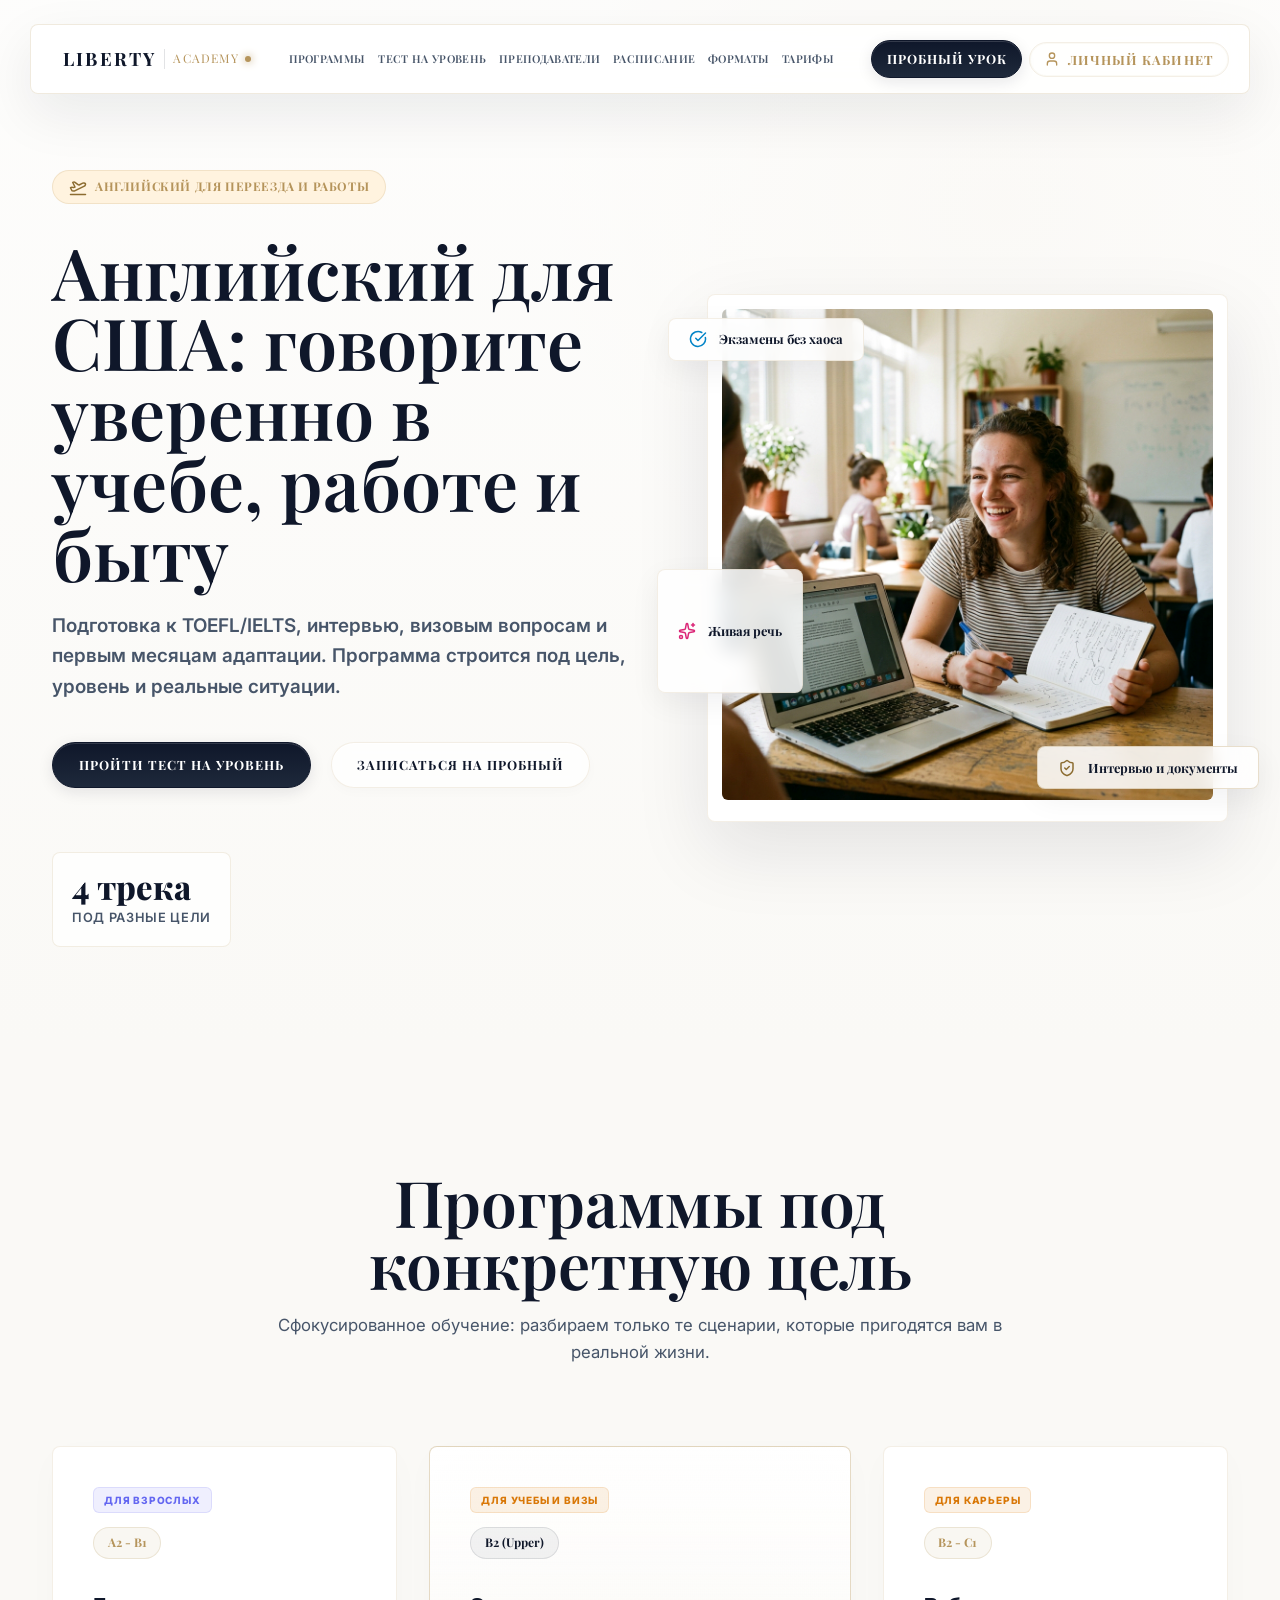
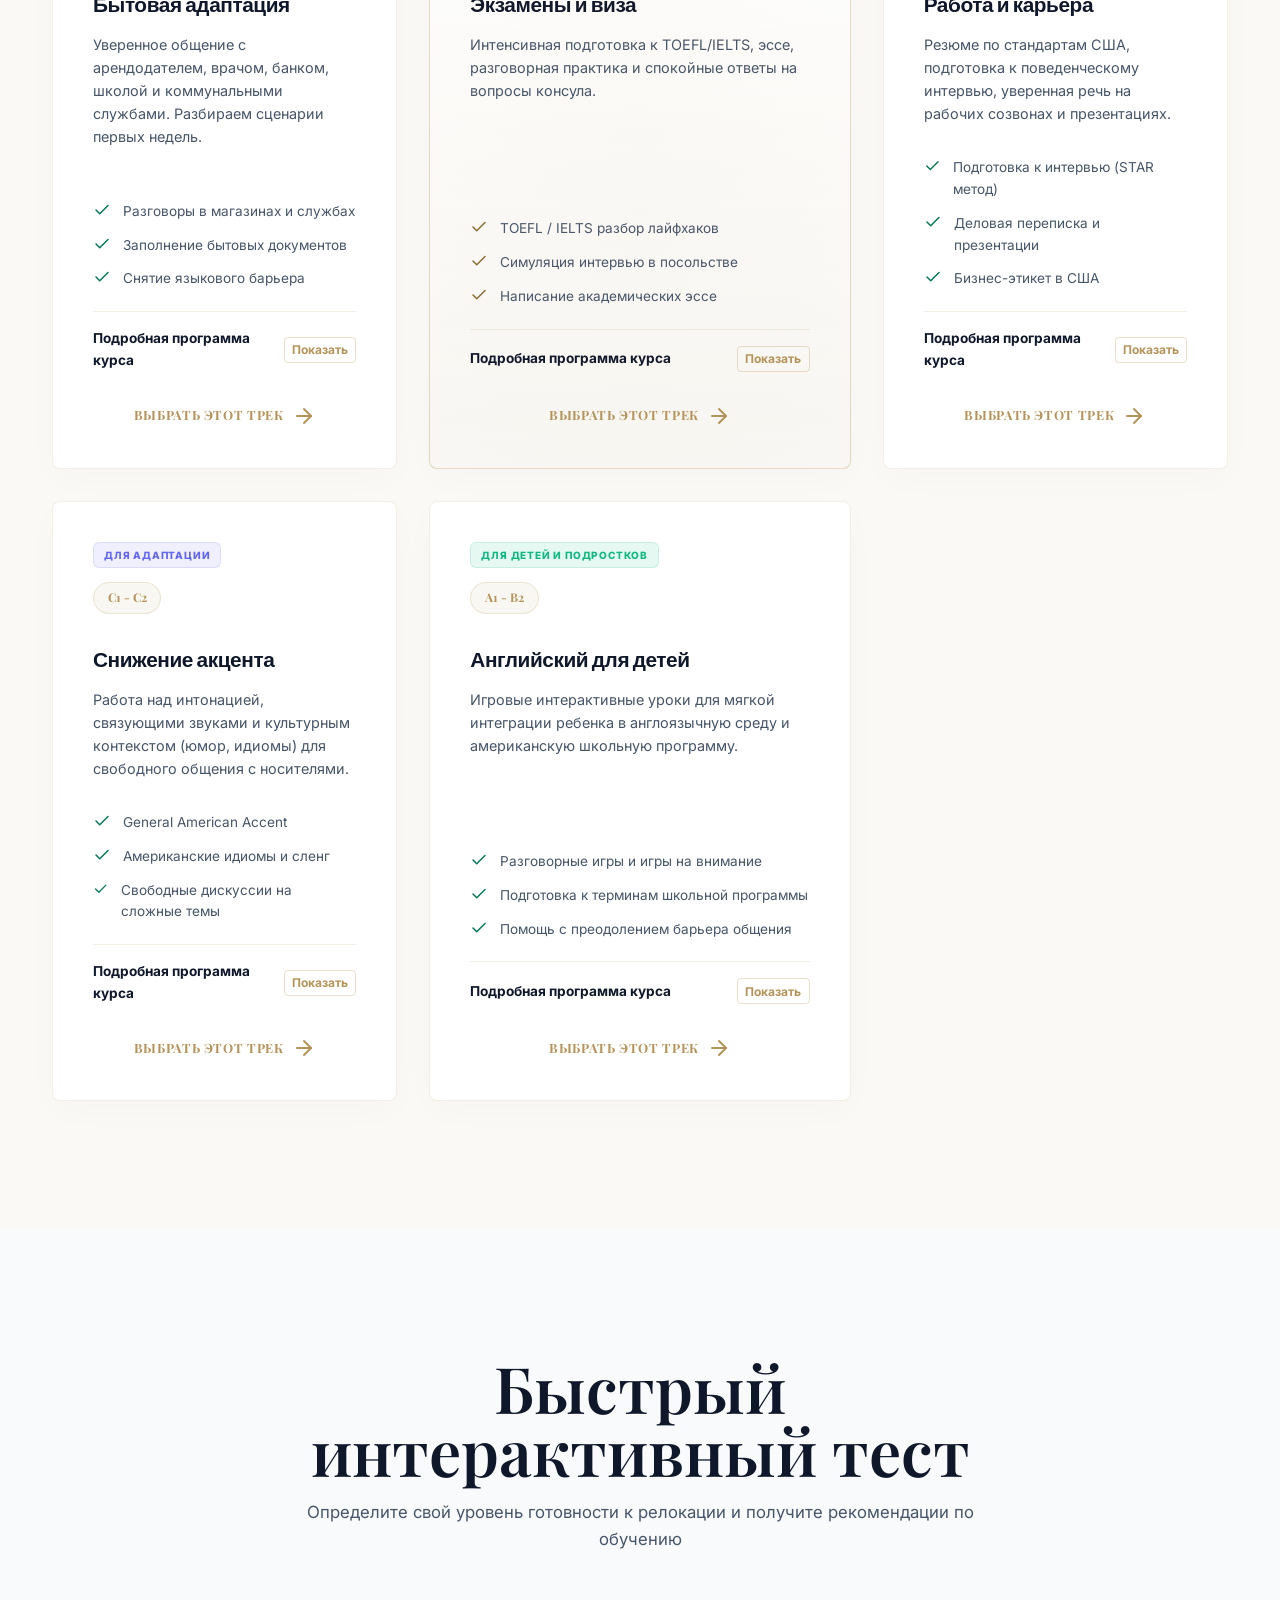
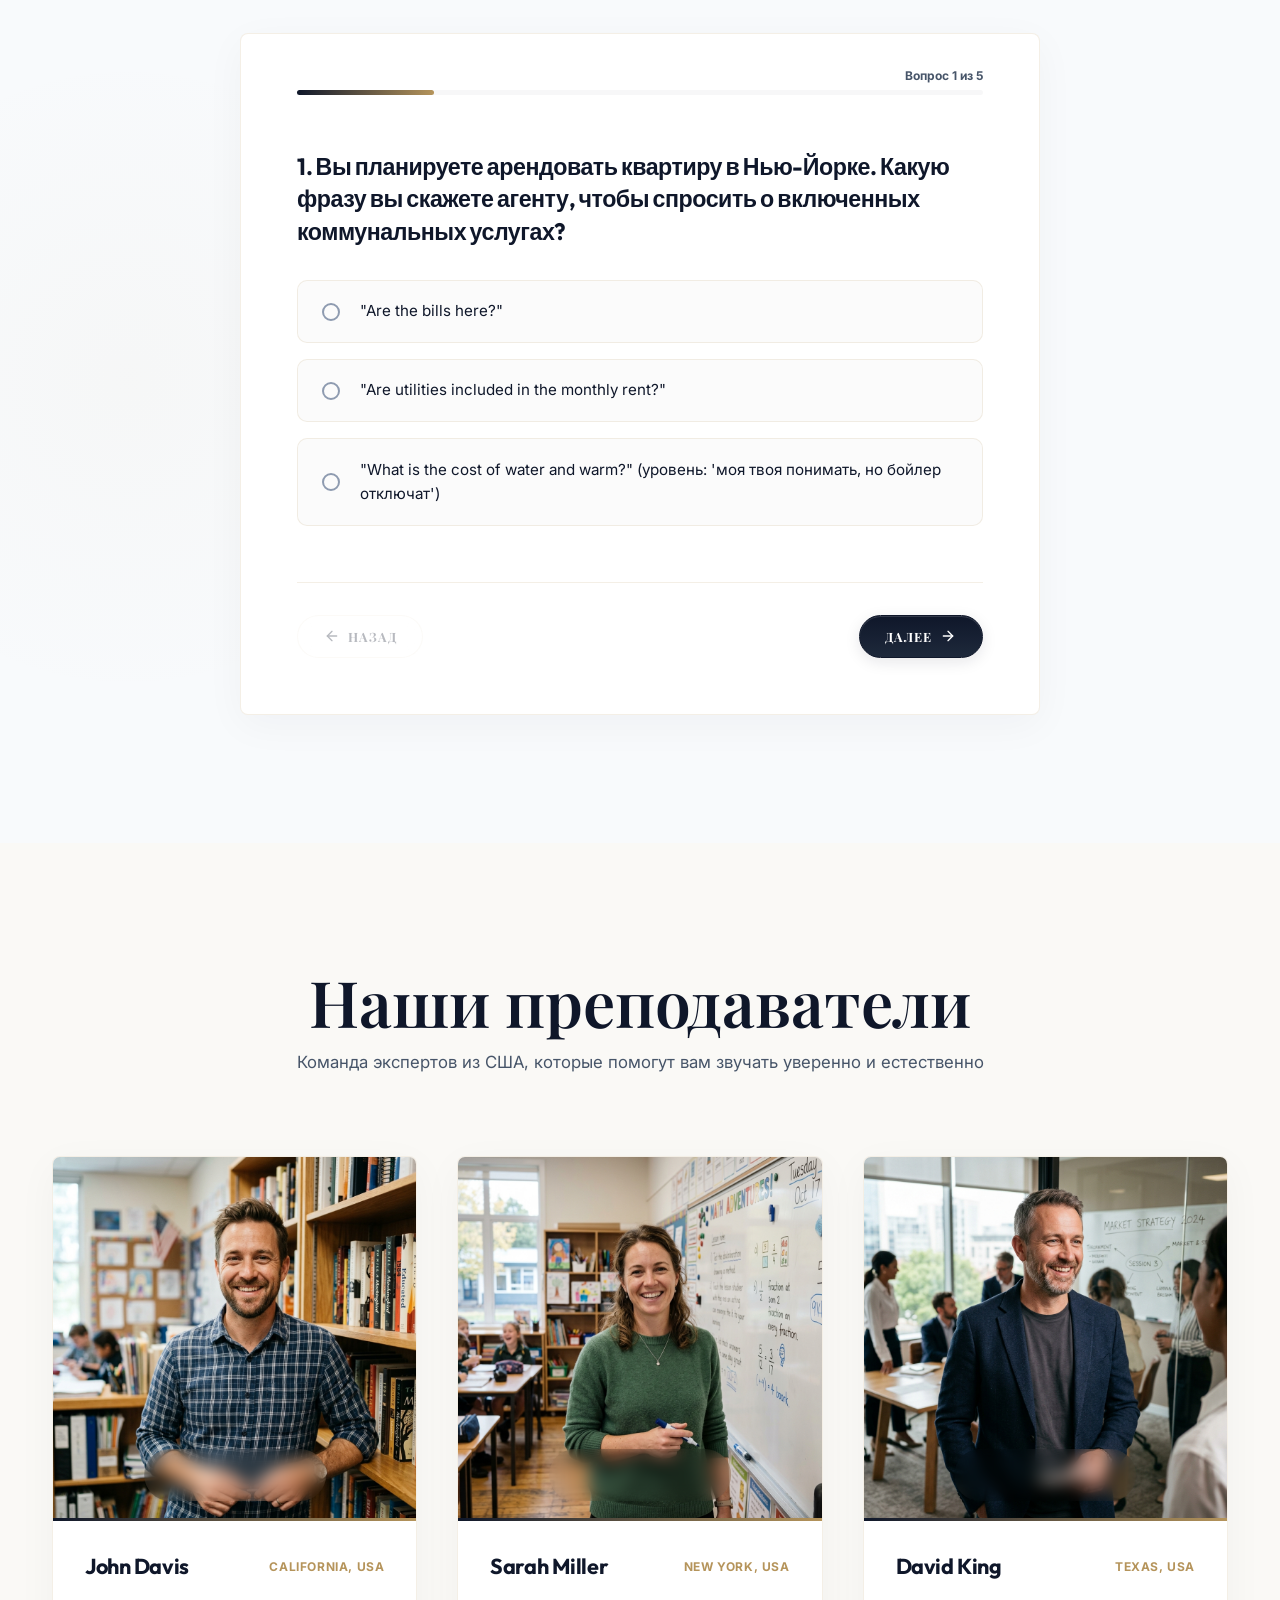
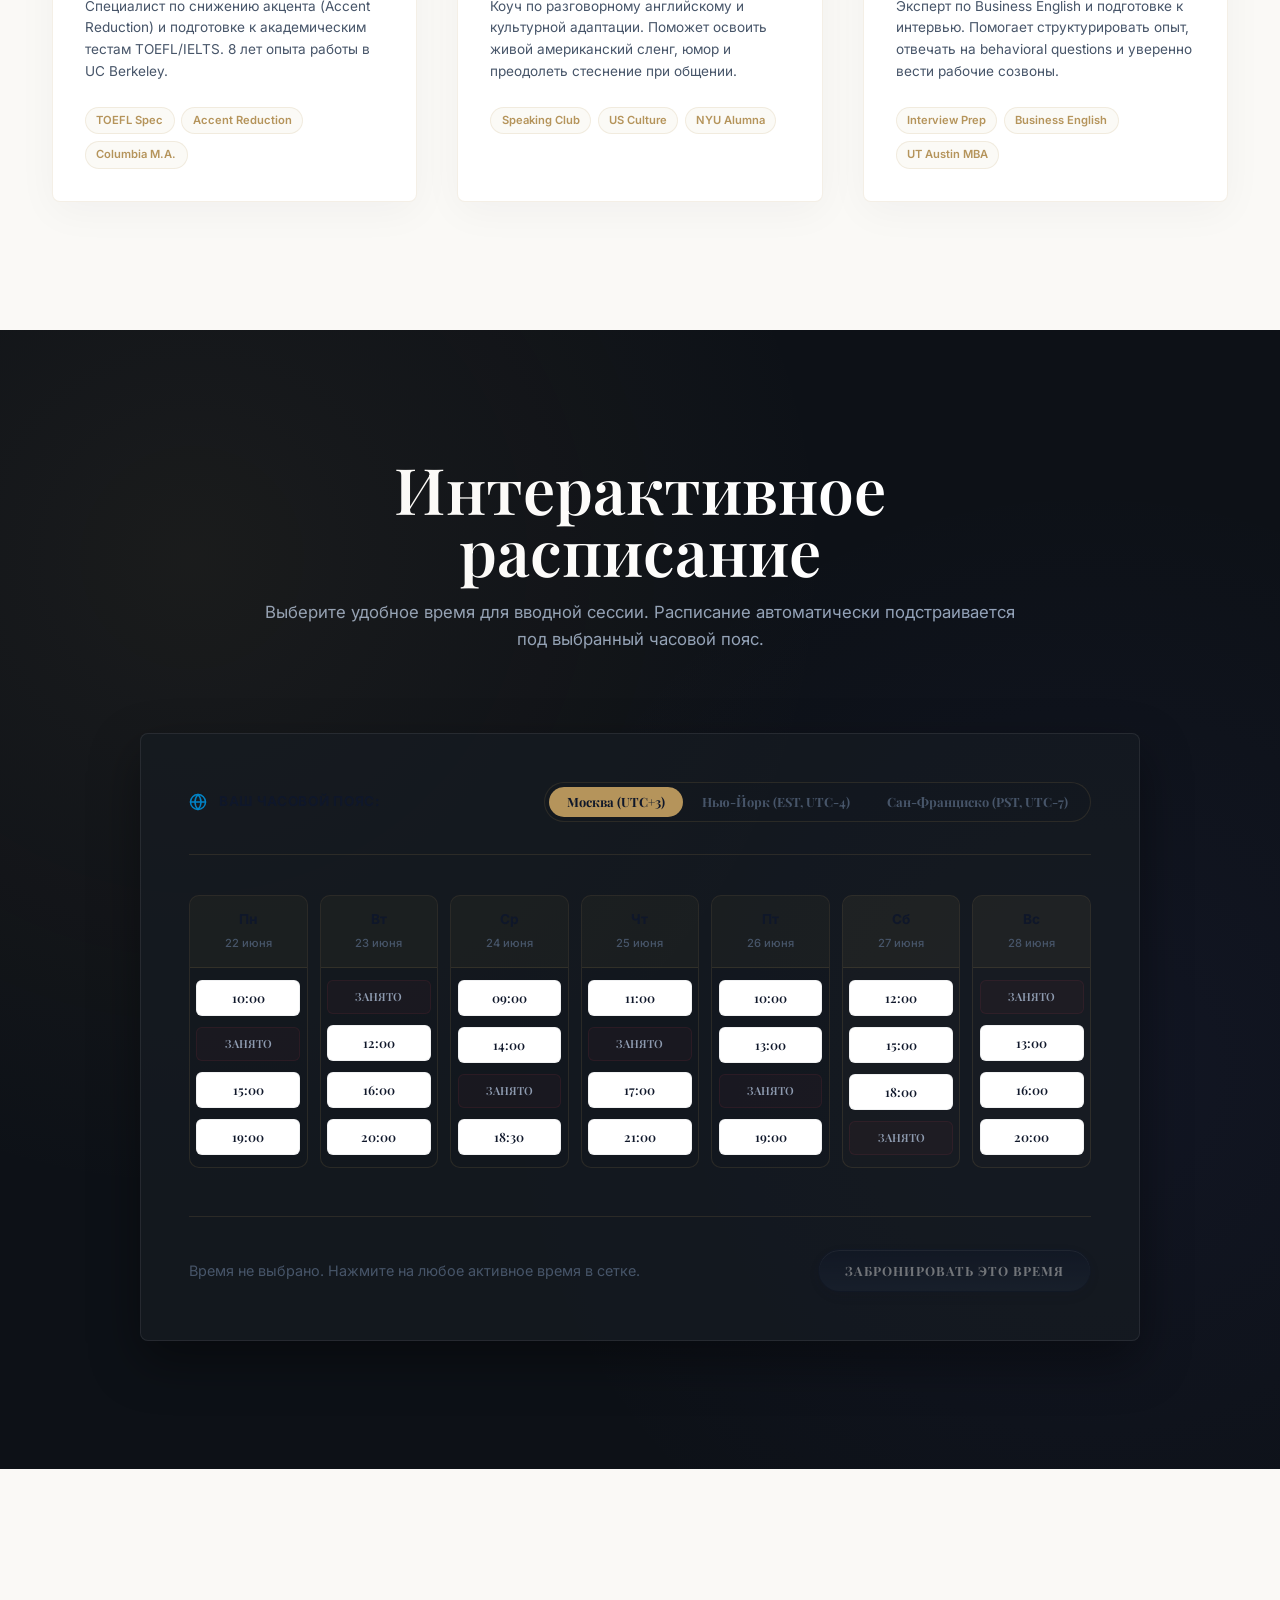
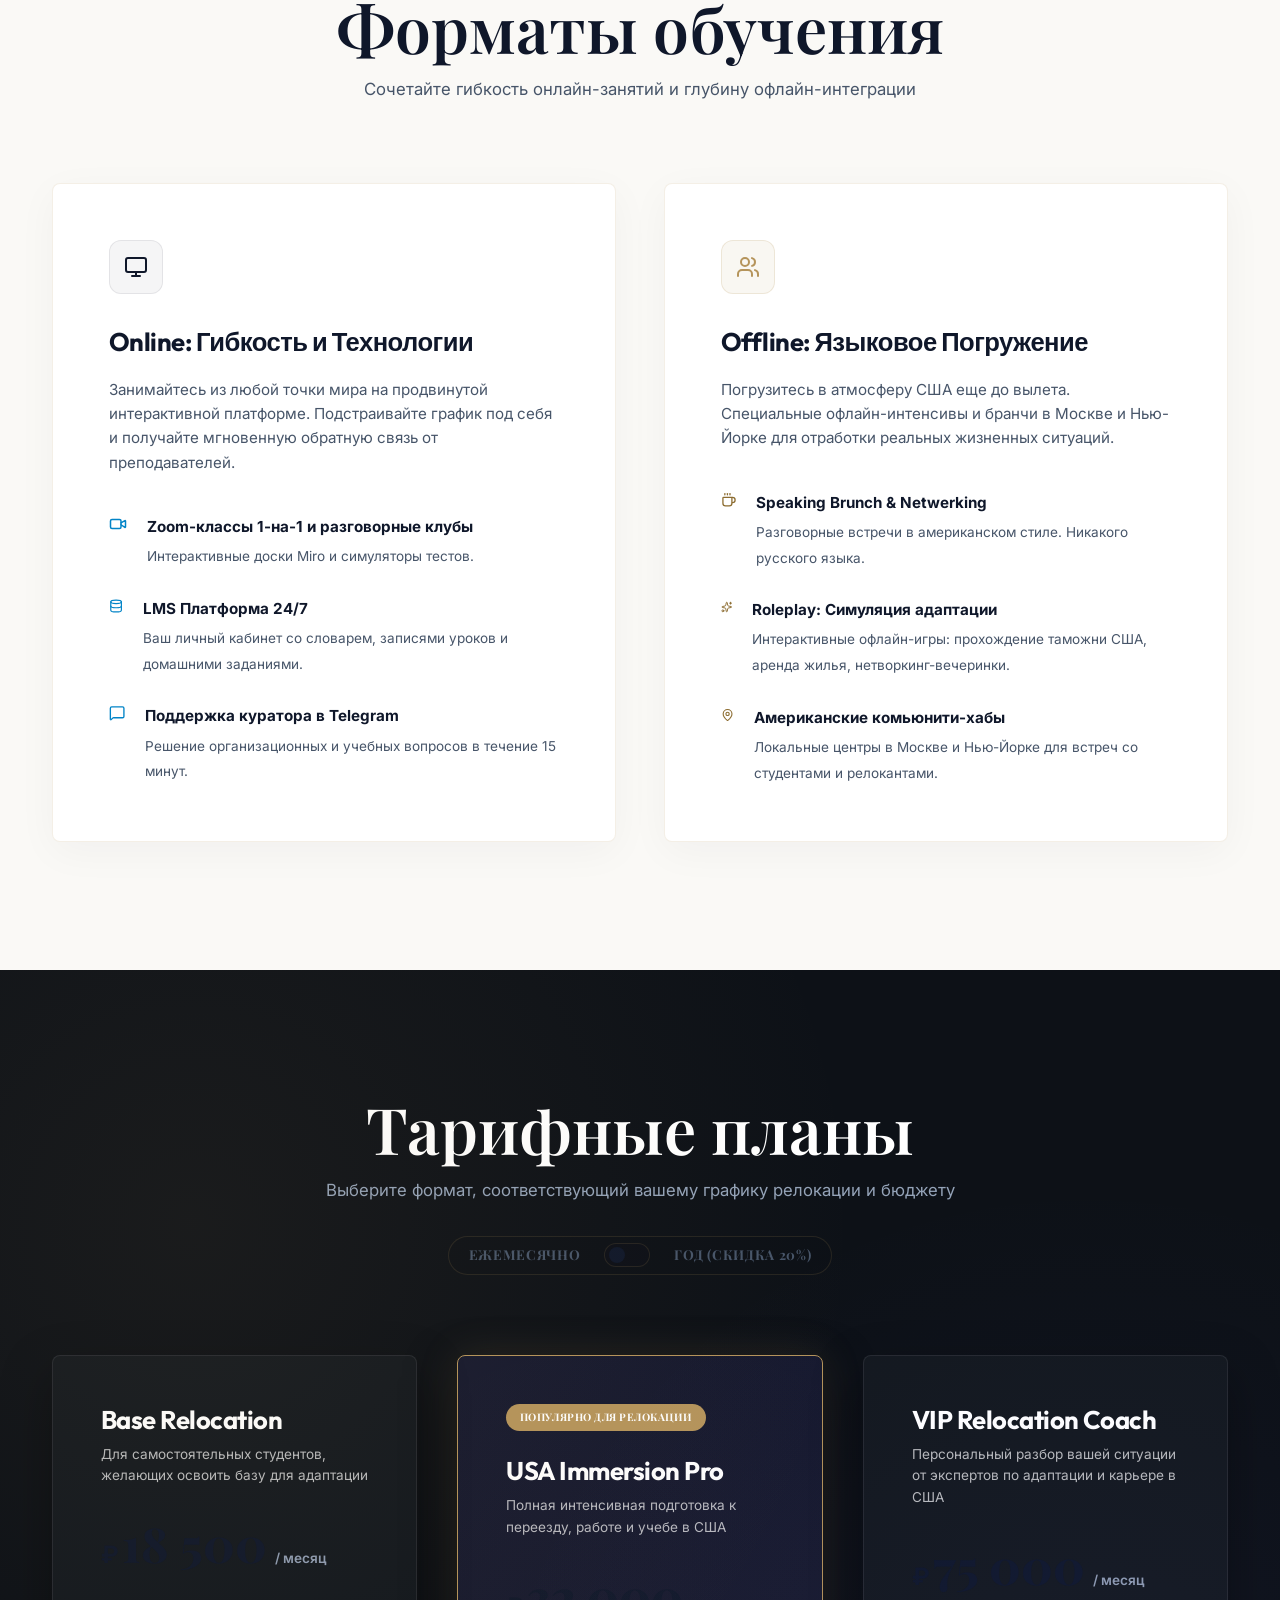
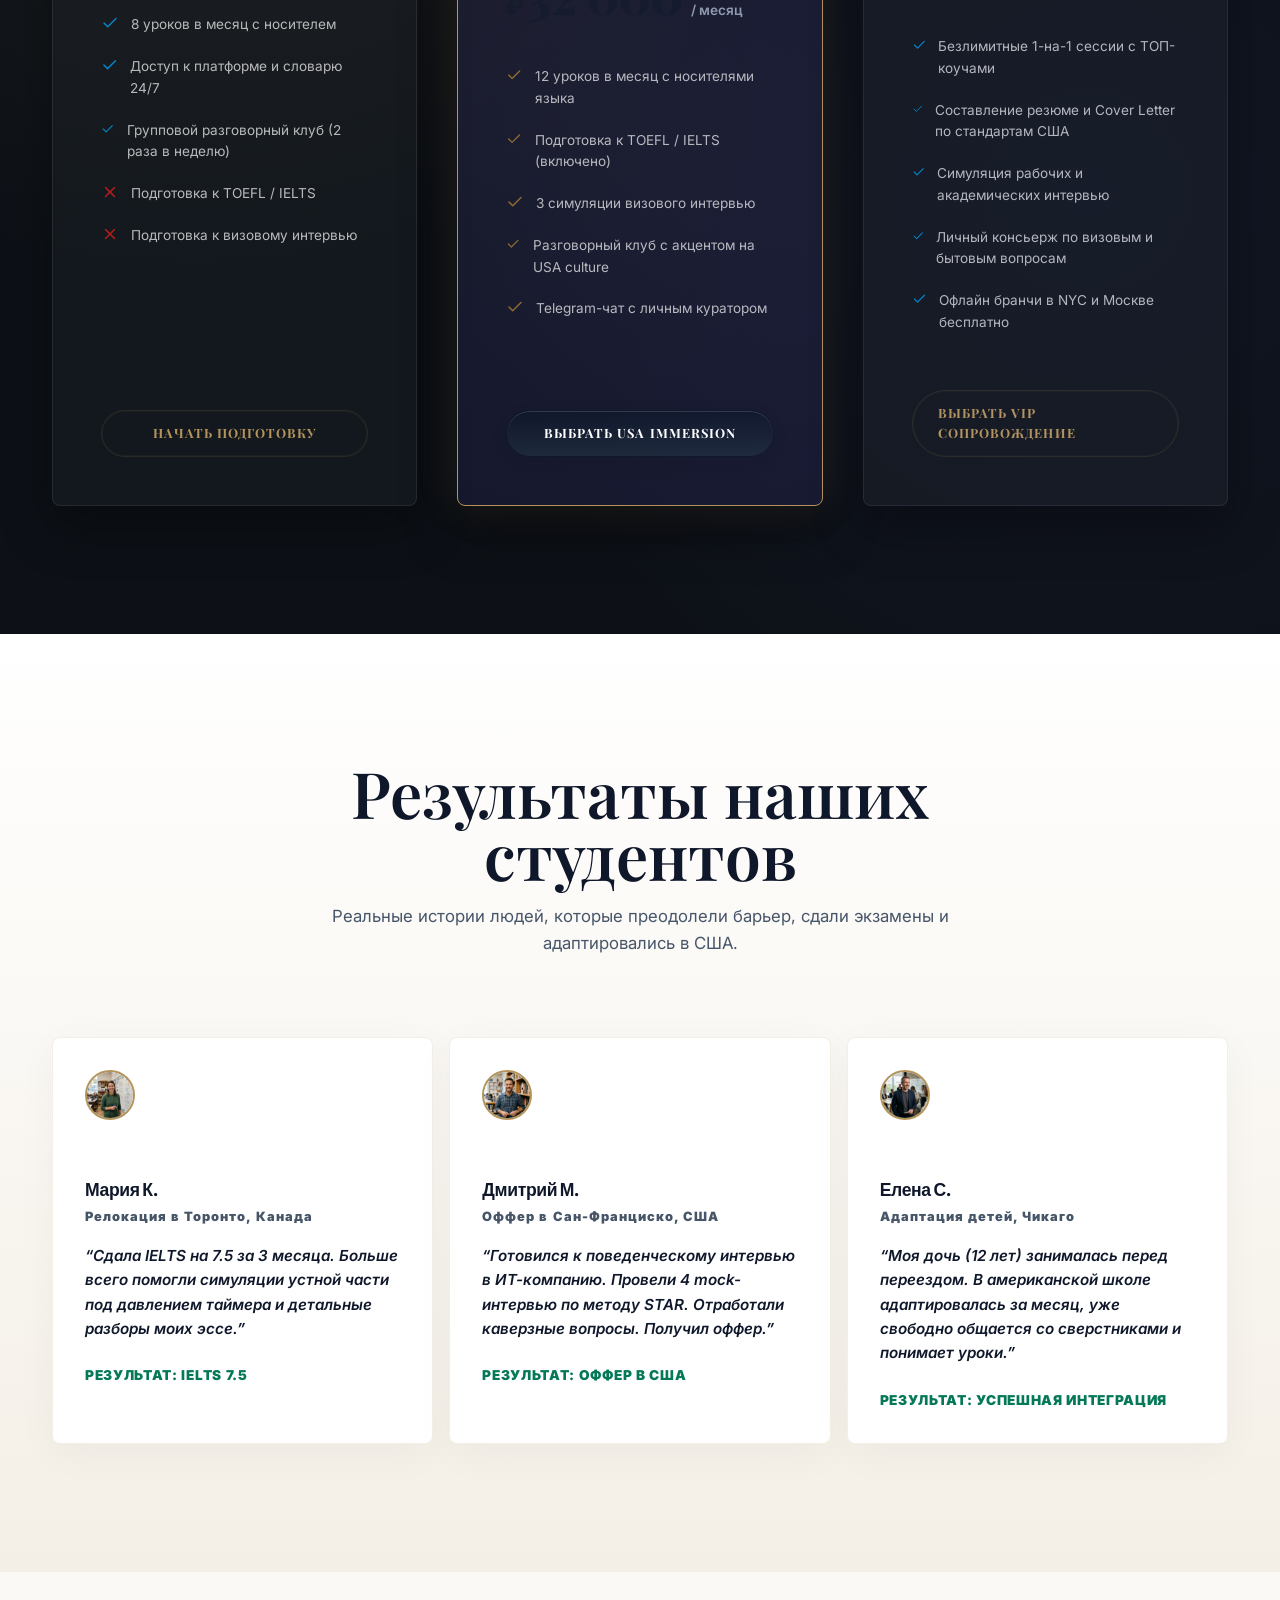
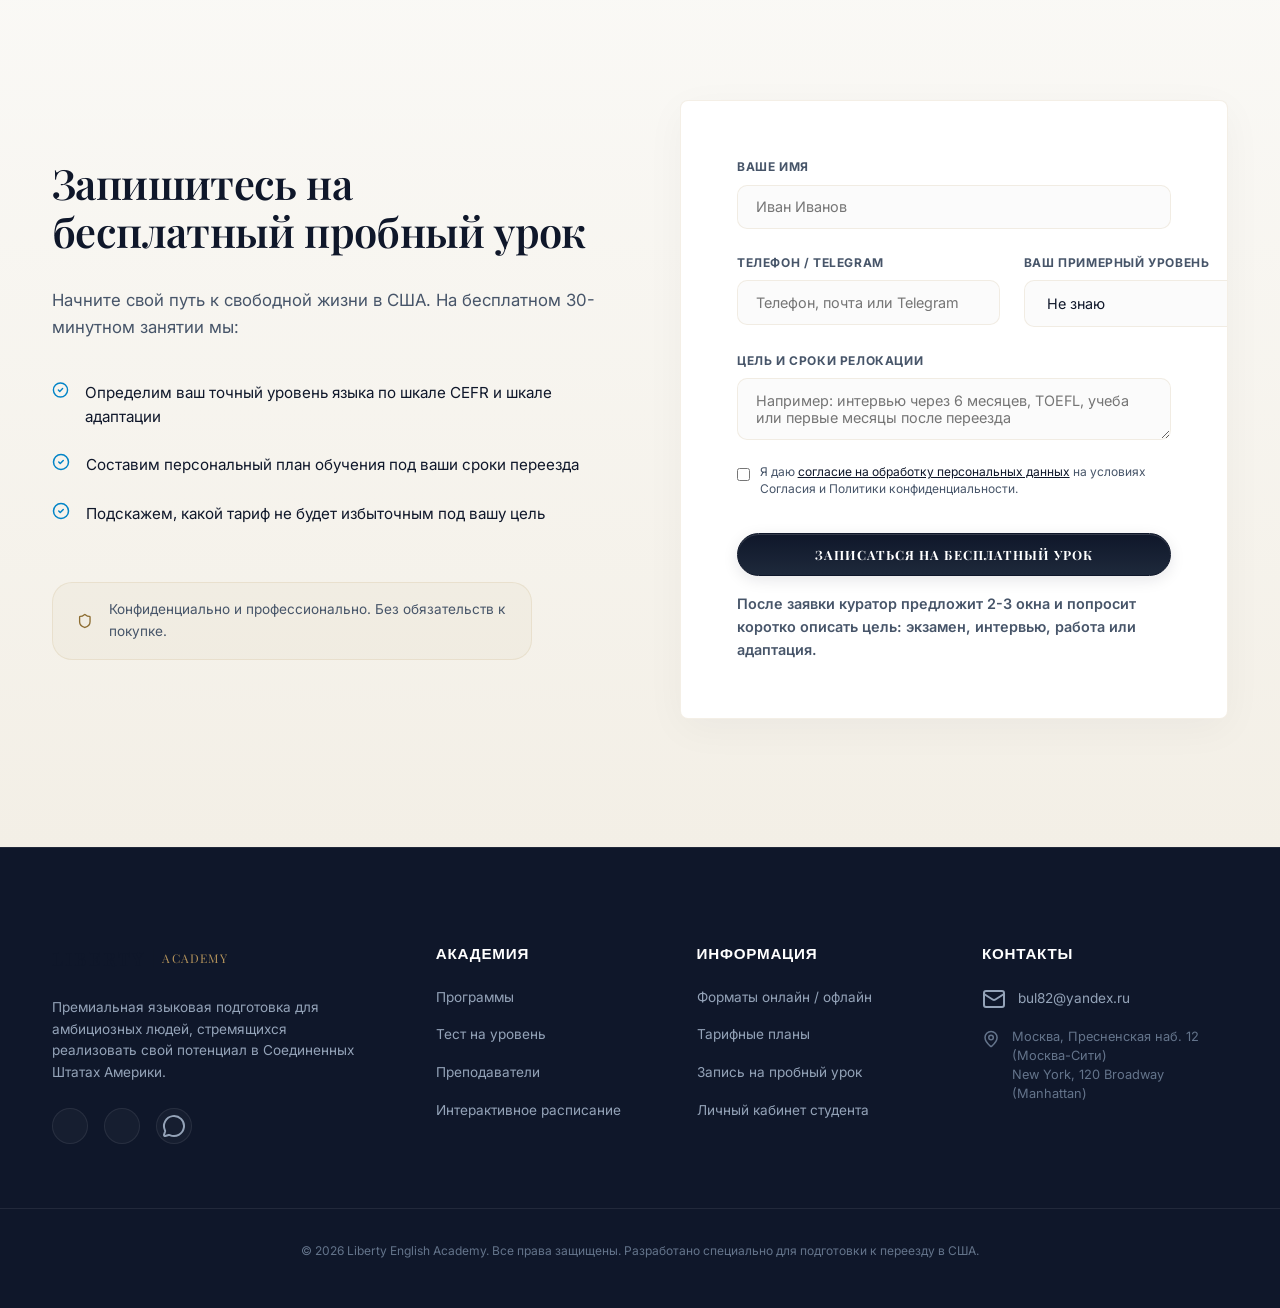
<file: index.html>
<!DOCTYPE html>
<html lang="ru">
<head>
    <meta charset="UTF-8">
    <meta name="viewport" content="width=device-width, initial-scale=1.0">
    <title>Liberty Academy | Английский для переезда, учебы и работы</title>
    <meta name="description" content="Языковая и культурная подготовка к переезду в США: экзамены, интервью, бытовая адаптация и уверенное общение.">
    <!-- Google Fonts: Outfit & Inter -->
    <link rel="preconnect" href="https://fonts.googleapis.com">
    <link rel="preconnect" href="https://fonts.gstatic.com" crossorigin>
    <link href="https://fonts.googleapis.com/css2?family=Inter:wght@300;400;500;600;700&family=Outfit:wght@400;500;600;700;800&family=Playfair+Display:ital,wght@0,400..900;1,400..900&display=swap" rel="stylesheet">
    <!-- Style Sheet -->
    <link rel="stylesheet" href="style.css?v=2.4">
    <!-- Lucide Icons -->
    <script src="assets/lucide.min.js?v=2.1" defer></script>
</head>
<body>

    <!-- Sticky Glassmorphic Header -->
    <header class="header">
        <div class="header-container">
            <a href="#" class="logo">
                <span class="logo-accent">LIBERTY</span><span class="logo-sub">ACADEMY</span>
                <div class="logo-indicator"></div>
            </a>
            <nav class="nav-menu">
                <a href="#languages" class="nav-link">Программы</a>
                <a href="#test" class="nav-link">Тест на уровень</a>
                <a href="#teachers" class="nav-link">Преподаватели</a>
                <a href="#schedule" class="nav-link">Расписание</a>
                <a href="#formats" class="nav-link">Форматы</a>
                <a href="#rates" class="nav-link">Тарифы</a>
            </nav>
            <div class="header-actions">
                <a href="#trial" class="btn btn-primary header-cta">Пробный урок</a>
                <button class="btn btn-outline btn-cabinet" onclick="toggleCabinetModal()">
                    <i data-lucide="user" class="icon-small"></i>
                    <span>Личный кабинет</span>
                </button>
            </div>
            <button class="mobile-nav-toggle" aria-label="Toggle menu">
                <i data-lucide="menu" id="menu-icon"></i>
            </button>
        </div>
    </header>

    <!-- Mobile Navigation Drawer -->
    <div class="mobile-drawer" id="mobileDrawer">
        <div class="mobile-drawer-content">
            <nav class="mobile-nav">
                <a href="#languages" class="mobile-link" onclick="closeMobileMenu()">Программы</a>
                <a href="#test" class="mobile-link" onclick="closeMobileMenu()">Тест на уровень</a>
                <a href="#teachers" class="mobile-link" onclick="closeMobileMenu()">Преподаватели</a>
                <a href="#schedule" class="mobile-link" onclick="closeMobileMenu()">Расписание</a>
                <a href="#formats" class="mobile-link" onclick="closeMobileMenu()">Форматы</a>
                <a href="#rates" class="mobile-link" onclick="closeMobileMenu()">Тарифы</a>
                <a href="#trial" class="mobile-link mobile-cta" onclick="closeMobileMenu()">Пробный урок</a>
                <button class="btn btn-outline w-full mt-4" onclick="closeMobileMenu(); toggleCabinetModal()">
                    <i data-lucide="user" class="icon-small"></i>
                    <span>Личный кабинет</span>
                </button>
            </nav>
        </div>
    </div>

    <!-- Hero Section -->
    <section class="hero-section" id="hero">
        <div class="hero-glow-1"></div>
        <div class="hero-glow-2"></div>
        <div class="container hero-container">
            <div class="hero-content">
                <div class="badge-relocation">
                    <i data-lucide="plane-takeoff" class="icon-gold"></i>
                    <span>Английский для переезда и работы</span>
                </div>
                <h1 class="hero-title">
                    Английский для США: говорите уверенно в учебе, работе и быту
                </h1>
                <p class="hero-description">
                    Подготовка к TOEFL/IELTS, интервью, визовым вопросам и первым месяцам адаптации. Программа строится под цель, уровень и реальные ситуации.
                </p>
                <div class="hero-actions">
                    <a href="#test" class="btn btn-primary btn-glow">Пройти тест на уровень</a>
                    <a href="#trial" class="btn btn-secondary">Записаться на пробный</a>
                </div>
                <div class="hero-stats">
                    <div class="stat-card">
                        <span class="stat-number">4 трека</span>
                        <span class="stat-label">под разные цели</span>
                    </div>
                </div>
            </div>

            <div class="hero-visual">
                <div class="visual-wrapper">
                    <img src="assets/hero_learning.png" alt="Студент Liberty Academy" class="hero-image">
                    <div class="floating-badge badge-1">
                        <i data-lucide="check-circle" class="icon-cyan"></i>
                        <span>Экзамены без хаоса</span>
                    </div>
                    <div class="floating-badge badge-2">
                        <i data-lucide="shield-check" class="icon-gold"></i>
                        <span>Интервью и документы</span>
                    </div>
                    <div class="floating-badge badge-3">
                        <i data-lucide="sparkles" class="icon-pink"></i>
                        <span>Живая речь</span>
                    </div>
                </div>
            </div>
        </div>
    </section>

    <!-- Languages & Levels Section -->
    <section class="section levels-section" id="courses">
        <div class="container">
            <div class="section-header text-center">
                <h2 class="section-title">Программы под конкретную цель</h2>
                <p class="section-subtitle">Сфокусированное обучение: разбираем только те сценарии, которые пригодятся вам в реальной жизни.</p>
            </div>
            <div class="levels-grid">
                <!-- Level Card 1 -->
                <div class="level-card" data-level="A2-B1">
                    <span class="course-badge adults">Для взрослых</span>
                    <div class="level-badge">A2 - B1</div>
                    <h3 class="level-card-title">Бытовая адаптация</h3>
                    <p class="level-card-text">
                        Уверенное общение с арендодателем, врачом, банком, школой и коммунальными службами. Разбираем сценарии первых недель.
                    </p>
                    <ul class="level-features">
                        <li><i data-lucide="check" class="icon-green"></i> Разговоры в магазинах и службах</li>
                        <li><i data-lucide="check" class="icon-green"></i> Заполнение бытовых документов</li>
                        <li><i data-lucide="check" class="icon-green"></i> Снятие языкового барьера</li>
                    </ul>
                    
                    <details class="syllabus-accordion">
                        <summary>Подробная программа курса <span>Показать</span></summary>
                        <div class="syllabus-content">
                            <div class="syllabus-module">
                                <h4>Модуль 1: Повседневное общение</h4>
                                <p>Аренда жилья, контракты, заказ услуг, покупки.</p>
                            </div>
                            <div class="syllabus-module">
                                <h4>Модуль 2: Официальные визиты</h4>
                                <p>Открытие счетов, визиты к врачу, заполнение бланков.</p>
                            </div>
                            <div class="syllabus-module-extra">
                                <strong>Задание:</strong> Звонок в американскую техподдержку с разбором ошибок.
                            </div>
                        </div>
                    </details>
                    
                    <a href="#trial" class="btn btn-text">Выбрать этот трек <i data-lucide="arrow-right"></i></a>
                </div>

                <!-- Level Card 2 -->
                <div class="level-card featured" data-level="B2">
                    <div class="card-glow"></div>
                    <span class="course-badge career">Для учебы и визы</span>
                    <div class="level-badge gold">B2 (Upper)</div>
                    <h3 class="level-card-title">Экзамены и виза</h3>
                    <p class="level-card-text">
                        Интенсивная подготовка к TOEFL/IELTS, эссе, разговорная практика и спокойные ответы на вопросы консула.
                    </p>
                    <ul class="level-features">
                        <li><i data-lucide="check" class="icon-gold"></i> TOEFL / IELTS разбор лайфхаков</li>
                        <li><i data-lucide="check" class="icon-gold"></i> Симуляция интервью в посольстве</li>
                        <li><i data-lucide="check" class="icon-gold"></i> Написание академических эссе</li>
                    </ul>
                    
                    <details class="syllabus-accordion">
                        <summary>Подробная программа курса <span>Показать</span></summary>
                        <div class="syllabus-content">
                            <div class="syllabus-module">
                                <h4>Модуль 1: Логика тестов</h4>
                                <p>Написание эссе без клише, разбор частей Listening/Reading.</p>
                            </div>
                            <div class="syllabus-module">
                                <h4>Модуль 2: Собеседование</h4>
                                <p>Вопросы консула, преодоление волнения, симуляции.</p>
                            </div>
                            <div class="syllabus-module-extra">
                                <strong>Задание:</strong> Пробный устный тест с оценкой произношения.
                            </div>
                        </div>
                    </details>
                    
                    <a href="#trial" class="btn btn-text text-gold">Выбрать этот трек <i data-lucide="arrow-right"></i></a>
                </div>

                <!-- Level Card 3 -->
                <div class="level-card" data-level="B2-C1">
                    <span class="course-badge career">Для карьеры</span>
                    <div class="level-badge">B2 - C1</div>
                    <h3 class="level-card-title">Работа и карьера</h3>
                    <p class="level-card-text">
                        Резюме по стандартам США, подготовка к поведенческому интервью, уверенная речь на рабочих созвонах и презентациях.
                    </p>
                    <ul class="level-features">
                        <li><i data-lucide="check" class="icon-green"></i> Подготовка к интервью (STAR метод)</li>
                        <li><i data-lucide="check" class="icon-green"></i> Деловая переписка и презентации</li>
                        <li><i data-lucide="check" class="icon-green"></i> Бизнес-этикет в США</li>
                    </ul>
                    
                    <details class="syllabus-accordion">
                        <summary>Подробная программа курса <span>Показать</span></summary>
                        <div class="syllabus-content">
                            <div class="syllabus-module">
                                <h4>Модуль 1: Самопрезентация</h4>
                                <p>Резюме стандарта США, Elevator Pitch, профиль LinkedIn.</p>
                            </div>
                            <div class="syllabus-module">
                                <h4>Модуль 2: Метод STAR</h4>
                                <p>Формулирование кейсов, ответы на каверзные вопросы HR.</p>
                            </div>
                            <div class="syllabus-module-extra">
                                <strong>Задание:</strong> Запись STAR-ответа с оценкой от американского HR.
                            </div>
                        </div>
                    </details>
                    
                    <a href="#trial" class="btn btn-text">Выбрать этот трек <i data-lucide="arrow-right"></i></a>
                </div>

                <!-- Level Card 4 -->
                <div class="level-card" data-level="C1-C2">
                    <span class="course-badge adults">Для адаптации</span>
                    <div class="level-badge">C1 - C2</div>
                    <h3 class="level-card-title">Снижение акцента</h3>
                    <p class="level-card-text">
                        Работа над интонацией, связующими звуками и культурным контекстом (юмор, идиомы) для свободного общения с носителями.
                    </p>
                    <ul class="level-features">
                        <li><i data-lucide="check" class="icon-green"></i> General American Accent</li>
                        <li><i data-lucide="check" class="icon-green"></i> Американские идиомы и сленг</li>
                        <li><i data-lucide="check" class="icon-green"></i> Свободные дискуссии на сложные темы</li>
                    </ul>
                    
                    <details class="syllabus-accordion">
                        <summary>Подробная программа курса <span>Показать</span></summary>
                        <div class="syllabus-content">
                            <div class="syllabus-module">
                                <h4>Модуль 1: Американская фоника</h4>
                                <p>Редукция гласных, интонационные паттерны, связующие звуки.</p>
                            </div>
                            <div class="syllabus-module">
                                <h4>Модуль 2: Культурный контекст</h4>
                                <p>Светские беседы, идиомы, юмор, мемы.</p>
                            </div>
                            <div class="syllabus-module-extra">
                                <strong>Задание:</strong> Фонетический анализ двухминутного монолога.
                            </div>
                        </div>
                    </details>
                    
                    <a href="#trial" class="btn btn-text">Выбрать этот трек <i data-lucide="arrow-right"></i></a>
                </div>

                <!-- Level Card 5 (Kids & Teens) -->
                <div class="level-card" data-level="A1-B2">
                    <span class="course-badge kids">Для детей и подростков</span>
                    <div class="level-badge">A1 - B2</div>
                    <h3 class="level-card-title">Английский для детей</h3>
                    <p class="level-card-text">
                        Игровые интерактивные уроки для мягкой интеграции ребенка в англоязычную среду и американскую школьную программу.
                    </p>
                    <ul class="level-features">
                        <li><i data-lucide="check" class="icon-green"></i> Разговорные игры и игры на внимание</li>
                        <li><i data-lucide="check" class="icon-green"></i> Подготовка к терминам школьной программы</li>
                        <li><i data-lucide="check" class="icon-green"></i> Помощь с преодолением барьера общения</li>
                    </ul>
                    
                    <details class="syllabus-accordion">
                        <summary>Подробная программа курса <span>Показать</span></summary>
                        <div class="syllabus-content">
                            <div class="syllabus-module">
                                <h4>Модуль 1: Школьная жизнь и дружба</h4>
                                <p>Общение со сверстниками, обсуждение хобби, школьные предметы.</p>
                            </div>
                            <div class="syllabus-module">
                                <h4>Модуль 2: Лексический старт</h4>
                                <p>Базовые термины по математике, географии, естествознанию.</p>
                            </div>
                            <div class="syllabus-module-extra">
                                <strong>Задание:</strong> Подготовка мини-презентации о своем увлечении.
                            </div>
                        </div>
                    </details>
                    
                    <a href="#trial" class="btn btn-text">Выбрать этот трек <i data-lucide="arrow-right"></i></a>
                </div>
            </div>
        </div>
    </section>

    <!-- Interactive Level Test Section -->
    <section class="section test-section" id="test">
        <div class="section-glow-left"></div>
        <div class="container">
            <div class="section-header text-center">
                <h2 class="section-title">Быстрый интерактивный тест</h2>
                <p class="section-subtitle">Определите свой уровень готовности к релокации и получите рекомендации по обучению</p>
            </div>
            
            <div class="test-container glass-card">
                <!-- Test Wizard Progress Bar -->
                <div class="test-progress-wrapper">
                    <div class="test-progress-bar" id="testProgressBar" style="width: 20%;"></div>
                    <div class="test-progress-text" id="testProgressText">Вопрос 1 из 5</div>
                </div>

                <!-- Test Wizard Content -->
                <div class="test-quiz-body" id="quizBody">
                    <!-- Question Step 1 -->
                    <div class="quiz-step active" data-step="1">
                        <h3 class="quiz-question">1. Вы планируете арендовать квартиру в Нью-Йорке. Какую фразу вы скажете агенту, чтобы спросить о включенных коммунальных услугах?</h3>
                        <div class="quiz-options">
                            <label class="quiz-option">
                                <input type="radio" name="q1" value="a">
                                <span class="option-indicator"></span>
                                <span class="option-text">"Are the bills here?"</span>
                            </label>
                            <label class="quiz-option">
                                <input type="radio" name="q1" value="b">
                                <span class="option-indicator"></span>
                                <span class="option-text">"Are utilities included in the monthly rent?"</span>
                            </label>
                            <label class="quiz-option">
                                <input type="radio" name="q1" value="c">
                                <span class="option-indicator"></span>
                                <span class="option-text">"What is the cost of water and warm?" (уровень: 'моя твоя понимать, но бойлер отключат')</span>
                            </label>
                        </div>
                    </div>

                    <!-- Question Step 2 -->
                    <div class="quiz-step" data-step="2">
                        <h3 class="quiz-question">2. На собеседовании в США вас просят: "Tell me about a time you dropped the ball". Что от вас хотят услышать?</h3>
                        <div class="quiz-options">
                            <label class="quiz-option">
                                <input type="radio" name="q2" value="a">
                                <span class="option-indicator"></span>
                                <span class="option-text">Историю о том, как вы играли в бейсбол на корпоративе и упустили мяч.</span>
                            </label>
                            <label class="quiz-option">
                                <input type="radio" name="q2" value="b">
                                <span class="option-indicator"></span>
                                <span class="option-text">Пример вашей крупной ошибки или провала в работе и то, как вы с этим справились.</span>
                            </label>
                            <label class="quiz-option">
                                <input type="radio" name="q2" value="c">
                                <span class="option-indicator"></span>
                                <span class="option-text">Рассказ о ваших спортивных увлечениях вне работы.</span>
                            </label>
                        </div>
                    </div>

                    <!-- Question Step 3 -->
                    <div class="quiz-step" data-step="3">
                        <h3 class="quiz-question">3. Выберите правильное продолжение американской идиомы, означающей «приступить к делу/начать серьезно работать»: "Let's get down to..."</h3>
                        <div class="quiz-options">
                            <label class="quiz-option">
                                <input type="radio" name="q3" value="a">
                                <span class="option-indicator"></span>
                                <span class="option-text">...the work</span>
                            </label>
                            <label class="quiz-option">
                                <input type="radio" name="q3" value="b">
                                <span class="option-indicator"></span>
                                <span class="option-text">...business</span>
                            </label>
                            <label class="quiz-option">
                                <input type="radio" name="q3" value="c">
                                <span class="option-indicator"></span>
                                <span class="option-text">...brass tacks</span>
                            </label>
                        </div>
                    </div>

                    <!-- Question Step 4 -->
                    <div class="quiz-step" data-step="4">
                        <h3 class="quiz-question">4. Выберите корректное предложение с использованием сослагательного наклонения (Subjunctive Mood), часто используемого в официальных письмах США:</h3>
                        <div class="quiz-options">
                            <label class="quiz-option">
                                <input type="radio" name="q4" value="a">
                                <span class="option-indicator"></span>
                                <span class="option-text">"It is crucial that he submits the report on time."</span>
                            </label>
                            <label class="quiz-option">
                                <input type="radio" name="q4" value="b">
                                <span class="option-indicator"></span>
                                <span class="option-text">"It is crucial that he submit the report on time."</span>
                            </label>
                            <label class="quiz-option">
                                <input type="radio" name="q4" value="c">
                                <span class="option-indicator"></span>
                                <span class="option-text">"It is crucial that he will submit the report on time."</span>
                            </label>
                        </div>
                    </div>

                    <!-- Question Step 5 -->
                    <div class="quiz-step" data-step="5">
                        <h3 class="quiz-question">5. Ваш американский коллега говорит: "I'm swamped today, let's touch base next week". Что это значит?</h3>
                        <div class="quiz-options">
                            <label class="quiz-option">
                                <input type="radio" name="q5" value="a">
                                <span class="option-indicator"></span>
                                <span class="option-text">Он сегодня застрял в болоте и просит вас о помощи.</span>
                            </label>
                            <label class="quiz-option">
                                <input type="radio" name="q5" value="b">
                                <span class="option-indicator"></span>
                                <span class="option-text">Он сегодня безумно занят, предлагает связаться на следующей неделе.</span>
                            </label>
                            <label class="quiz-option">
                                <input type="radio" name="q5" value="c">
                                <span class="option-indicator"></span>
                                <span class="option-text">Он хочет поехать на военную базу на выходных.</span>
                            </label>
                        </div>
                    </div>
                </div>

                <!-- Navigation Controls -->
                <div class="test-controls">
                    <button class="btn btn-secondary btn-nav-quiz" id="prevQuizBtn" disabled>
                        <i data-lucide="arrow-left" class="icon-small"></i> Назад
                    </button>
                    <button class="btn btn-primary btn-nav-quiz" id="nextQuizBtn">
                        Далее <i data-lucide="arrow-right" class="icon-small"></i>
                    </button>
                </div>

                <!-- Result Screen (Hidden initially) -->
                <div class="test-result-screen" id="testResultScreen" style="display: none;">
                    <div class="result-badge-icon">
                        <i data-lucide="award" class="icon-gold-large"></i>
                    </div>
                    <h3 class="result-title">Тест пройден.</h3>
                    <div class="result-score-container">
                        <div class="result-score-circle">
                            <div class="score-number" id="quizScoreNumber">B2</div>
                            <div class="score-label">Ваш уровень</div>
                        </div>
                        <div class="result-details">
                            <p class="result-description" id="quizResultDescription">
                                Отличный результат! Вы владеете базой и ориентируетесь в повседневных ситуациях. Дальше стоит усилить рабочую лексику, интервью, произношение и уверенность в живом разговоре.
                            </p>
                            <div class="recommended-track-badge">
                                <span class="track-label">Рекомендуемая программа:</span>
                                <strong class="track-val" id="quizRecommendedTrack">Работа и карьера</strong>
                            </div>
                        </div>
                    </div>
                    <div class="result-actions">
                        <button class="btn btn-primary btn-glow" onclick="scrollToSection('trial')">Записаться на разбор результатов</button>
                        <button class="btn btn-outline" onclick="resetQuiz()">Пройти заново</button>
                    </div>
                </div>
            </div>
        </div>
    </section>

    <!-- Teachers Section -->
    <section class="section teachers-section" id="teachers">
        <div class="container">
            <div class="section-header text-center">
                <h2 class="section-title">Наши преподаватели</h2>
                <p class="section-subtitle">Команда экспертов из США, которые помогут вам звучать уверенно и естественно</p>
            </div>
            
            <div class="teachers-grid">
                <!-- Teacher Card 1 -->
                <div class="teacher-card glass-card">
                    <div class="teacher-image-wrapper">
                        <img src="assets/teacher_john.png" loading="lazy" decoding="async" alt="Teacher John" class="teacher-image">
                        <div class="teacher-accent-line"></div>
                        <button class="btn-play-audio" onclick="playTeacherAudio(this, 'john')">
                            <i data-lucide="play" class="play-icon"></i>
                            <i data-lucide="pause" class="pause-icon" style="display:none;"></i>
                            <span>Слушать аудиовизитку</span>
                        </button>
                    </div>
                    <div class="teacher-info">
                        <div class="teacher-meta">
                            <h3 class="teacher-name">John Davis</h3>
                            <span class="teacher-state">California, USA</span>
                        </div>
                        <p class="teacher-bio">
                            Специалист по снижению акцента (Accent Reduction) и подготовке к академическим тестам TOEFL/IELTS. 8 лет опыта работы в UC Berkeley.
                        </p>
                        <div class="teacher-tags">
                            <span class="tag">TOEFL Spec</span>
                            <span class="tag">Accent Reduction</span>
                            <span class="tag">Columbia M.A.</span>
                        </div>
                    </div>
                </div>

                <!-- Teacher Card 2 -->
                <div class="teacher-card glass-card">
                    <div class="teacher-image-wrapper">
                        <img src="assets/teacher_sarah.png" loading="lazy" decoding="async" alt="Teacher Sarah" class="teacher-image">
                        <div class="teacher-accent-line"></div>
                        <button class="btn-play-audio" onclick="playTeacherAudio(this, 'sarah')">
                            <i data-lucide="play" class="play-icon"></i>
                            <i data-lucide="pause" class="pause-icon" style="display:none;"></i>
                            <span>Слушать аудиовизитку</span>
                        </button>
                    </div>
                    <div class="teacher-info">
                        <div class="teacher-meta">
                            <h3 class="teacher-name">Sarah Miller</h3>
                            <span class="teacher-state">New York, USA</span>
                        </div>
                        <p class="teacher-bio">
                            Коуч по разговорному английскому и культурной адаптации. Поможет освоить живой американский сленг, юмор и преодолеть стеснение при общении.
                        </p>
                        <div class="teacher-tags">
                            <span class="tag">Speaking Club</span>
                            <span class="tag">US Culture</span>
                            <span class="tag">NYU Alumna</span>
                        </div>
                    </div>
                </div>

                <!-- Teacher Card 3 -->
                <div class="teacher-card glass-card">
                    <div class="teacher-image-wrapper">
                        <img src="assets/teacher_david.png" loading="lazy" decoding="async" alt="Teacher David" class="teacher-image">
                        <div class="teacher-accent-line"></div>
                        <button class="btn-play-audio" onclick="playTeacherAudio(this, 'david')">
                            <i data-lucide="play" class="play-icon"></i>
                            <i data-lucide="pause" class="pause-icon" style="display:none;"></i>
                            <span>Слушать аудиовизитку</span>
                        </button>
                    </div>
                    <div class="teacher-info">
                        <div class="teacher-meta">
                            <h3 class="teacher-name">David King</h3>
                            <span class="teacher-state">Texas, USA</span>
                        </div>
                        <p class="teacher-bio">
                            Эксперт по Business English и подготовке к интервью. Помогает структурировать опыт, отвечать на behavioral questions и уверенно вести рабочие созвоны.
                        </p>
                        <div class="teacher-tags">
                            <span class="tag">Interview Prep</span>
                            <span class="tag">Business English</span>
                            <span class="tag">UT Austin MBA</span>
                        </div>
                    </div>
                </div>
            </div>

            <!-- Audio Player Simulator Display -->
            <div class="audio-simulator-bar glass-card" id="audioSimulator">
                <div class="audio-sim-wave">
                    <span class="wave-bar"></span>
                    <span class="wave-bar"></span>
                    <span class="wave-bar"></span>
                    <span class="wave-bar"></span>
                    <span class="wave-bar"></span>
                    <span class="wave-bar"></span>
                    <span class="wave-bar"></span>
                    <span class="wave-bar"></span>
                </div>
                <div class="audio-sim-content">
                    <div class="audio-sim-teacher" id="audioTeacherName">John Davis ( California )</div>
                    <div class="audio-sim-subtitles" id="audioSubtitles">"Hello! Welcome to Liberty Academy. Let's make your American Dream come true!"</div>
                </div>
                <button class="btn-close-audio" onclick="stopTeacherAudio()">
                    <i data-lucide="x"></i>
                </button>
            </div>
        </div>
    </section>

    <!-- Schedule Section -->
    <section class="section schedule-section section-dark" id="schedule">
        <div class="section-glow-right"></div>
        <div class="container">
            <div class="section-header text-center">
                <h2 class="section-title">Интерактивное расписание</h2>
                <p class="section-subtitle">Выберите удобное время для вводной сессии. Расписание автоматически подстраивается под выбранный часовой пояс.</p>
            </div>
            
            <div class="schedule-container glass-card">
                <!-- Timezone Selector Header -->
                <div class="schedule-header">
                    <div class="timezone-picker-label">
                        <i data-lucide="globe" class="icon-cyan"></i>
                        <span>Ваш часовой пояс:</span>
                    </div>
                    <div class="timezone-buttons">
                        <button class="tz-btn active" data-tz="MSK" onclick="changeTimezone('MSK')">Москва (UTC+3)</button>
                        <button class="tz-btn" data-tz="EST" onclick="changeTimezone('EST')">Нью-Йорк (EST, UTC-4)</button>
                        <button class="tz-btn" data-tz="PST" onclick="changeTimezone('PST')">Сан-Франциско (PST, UTC-7)</button>
                    </div>
                </div>

                <!-- Schedule Grid Calendar -->
                <div class="schedule-calendar-grid">
                    <!-- Days of the week -->
                    <div class="calendar-day-col" data-day="Mon">
                        <div class="day-header">Пн <span class="day-date">22 июня</span></div>
                        <div class="slots-list">
                            <button class="slot-btn" data-time="10:00" onclick="selectSlot(this, 'Пн, 22 июня', '10:00')">10:00</button>
                            <button class="slot-btn booked">Занято</button>
                            <button class="slot-btn" data-time="15:00" onclick="selectSlot(this, 'Пн, 22 июня', '15:00')">15:00</button>
                            <button class="slot-btn" data-time="19:00" onclick="selectSlot(this, 'Пн, 22 июня', '19:00')">19:00</button>
                        </div>
                    </div>
                    <div class="calendar-day-col" data-day="Tue">
                        <div class="day-header">Вт <span class="day-date">23 июня</span></div>
                        <div class="slots-list">
                            <button class="slot-btn booked">Занято</button>
                            <button class="slot-btn" data-time="12:00" onclick="selectSlot(this, 'Вт, 23 июня', '12:00')">12:00</button>
                            <button class="slot-btn" data-time="16:00" onclick="selectSlot(this, 'Вт, 23 июня', '16:00')">16:00</button>
                            <button class="slot-btn" data-time="20:00" onclick="selectSlot(this, 'Вт, 23 июня', '20:00')">20:00</button>
                        </div>
                    </div>
                    <div class="calendar-day-col" data-day="Wed">
                        <div class="day-header">Ср <span class="day-date">24 июня</span></div>
                        <div class="slots-list">
                            <button class="slot-btn" data-time="09:00" onclick="selectSlot(this, 'Ср, 24 июня', '09:00')">09:00</button>
                            <button class="slot-btn" data-time="14:00" onclick="selectSlot(this, 'Ср, 24 июня', '14:00')">14:00</button>
                            <button class="slot-btn booked">Занято</button>
                            <button class="slot-btn" data-time="18:30" onclick="selectSlot(this, 'Ср, 24 июня', '18:30')">18:30</button>
                        </div>
                    </div>
                    <div class="calendar-day-col" data-day="Thu">
                        <div class="day-header">Чт <span class="day-date">25 июня</span></div>
                        <div class="slots-list">
                            <button class="slot-btn" data-time="11:00" onclick="selectSlot(this, 'Чт, 25 июня', '11:00')">11:00</button>
                            <button class="slot-btn booked">Занято</button>
                            <button class="slot-btn" data-time="17:00" onclick="selectSlot(this, 'Чт, 25 июня', '17:00')">17:00</button>
                            <button class="slot-btn" data-time="21:00" onclick="selectSlot(this, 'Чт, 25 июня', '21:00')">21:00</button>
                        </div>
                    </div>
                    <div class="calendar-day-col" data-day="Fri">
                        <div class="day-header">Пт <span class="day-date">26 июня</span></div>
                        <div class="slots-list">
                            <button class="slot-btn" data-time="10:00" onclick="selectSlot(this, 'Пт, 26 июня', '10:00')">10:00</button>
                            <button class="slot-btn" data-time="13:00" onclick="selectSlot(this, 'Пт, 26 июня', '13:00')">13:00</button>
                            <button class="slot-btn booked">Занято</button>
                            <button class="slot-btn" data-time="19:00" onclick="selectSlot(this, 'Пт, 26 июня', '19:00')">19:00</button>
                        </div>
                    </div>
                    <div class="calendar-day-col weekend" data-day="Sat">
                        <div class="day-header">Сб <span class="day-date">27 июня</span></div>
                        <div class="slots-list">
                            <button class="slot-btn" data-time="12:00" onclick="selectSlot(this, 'Сб, 27 июня', '12:00')">12:00</button>
                            <button class="slot-btn" data-time="15:00" onclick="selectSlot(this, 'Сб, 27 июня', '15:00')">15:00</button>
                            <button class="slot-btn" data-time="18:00" onclick="selectSlot(this, 'Сб, 27 июня', '18:00')">18:00</button>
                            <button class="slot-btn booked">Занято</button>
                        </div>
                    </div>
                    <div class="calendar-day-col weekend" data-day="Sun">
                        <div class="day-header">Вс <span class="day-date">28 июня</span></div>
                        <div class="slots-list">
                            <button class="slot-btn booked">Занято</button>
                            <button class="slot-btn" data-time="13:00" onclick="selectSlot(this, 'Вс, 28 июня', '13:00')">13:00</button>
                            <button class="slot-btn" data-time="16:00" onclick="selectSlot(this, 'Вс, 28 июня', '16:00')">16:00</button>
                            <button class="slot-btn" data-time="20:00" onclick="selectSlot(this, 'Вс, 28 июня', '20:00')">20:00</button>
                        </div>
                    </div>
                </div>

                <!-- Schedule Footer Feedback -->
                <div class="schedule-footer">
                    <div class="selected-slot-indicator" id="selectedSlotIndicator">
                        <span>Время не выбрано. Нажмите на любое активное время в сетке.</span>
                    </div>
                    <button class="btn btn-primary" id="scheduleBookBtn" onclick="scrollToSection('trial')" disabled>Забронировать это время</button>
                </div>
            </div>
        </div>
    </section>

    <!-- Online vs Offline Formats Section -->
    <section class="section formats-section" id="formats">
        <div class="container">
            <div class="section-header text-center">
                <h2 class="section-title">Форматы обучения</h2>
                <p class="section-subtitle">Сочетайте гибкость онлайн-занятий и глубину офлайн-интеграции</p>
            </div>
            
            <div class="formats-container">
                <!-- Online Card -->
                <div class="format-card glass-card">
                    <div class="format-icon-box cyan">
                        <i data-lucide="monitor" class="format-icon"></i>
                    </div>
                    <h3 class="format-card-title">Online: Гибкость и Технологии</h3>
                    <p class="format-card-text">
                        Занимайтесь из любой точки мира на продвинутой интерактивной платформе. Подстраивайте график под себя и получайте мгновенную обратную связь от преподавателей.
                    </p>
                    <div class="format-features">
                        <div class="feature-item">
                            <i data-lucide="video" class="icon-cyan"></i>
                            <div>
                                <strong>Zoom-классы 1-на-1 и разговорные клубы</strong>
                                <span>Интерактивные доски Miro и симуляторы тестов.</span>
                            </div>
                        </div>
                        <div class="feature-item">
                            <i data-lucide="database" class="icon-cyan"></i>
                            <div>
                                <strong>LMS Платформа 24/7</strong>
                                <span>Ваш личный кабинет со словарем, записями уроков и домашними заданиями.</span>
                            </div>
                        </div>
                        <div class="feature-item">
                            <i data-lucide="message-square" class="icon-cyan"></i>
                            <div>
                                <strong>Поддержка куратора в Telegram</strong>
                                <span>Решение организационных и учебных вопросов в течение 15 минут.</span>
                            </div>
                        </div>
                    </div>
                </div>

                <!-- Offline Card -->
                <div class="format-card glass-card">
                    <div class="format-icon-box gold">
                        <i data-lucide="users" class="format-icon"></i>
                    </div>
                    <h3 class="format-card-title">Offline: Языковое Погружение</h3>
                    <p class="format-card-text">
                        Погрузитесь в атмосферу США еще до вылета. Специальные офлайн-интенсивы и бранчи в Москве и Нью-Йорке для отработки реальных жизненных ситуаций.
                    </p>
                    <div class="format-features">
                        <div class="feature-item">
                            <i data-lucide="coffee" class="icon-gold"></i>
                            <div>
                                <strong>Speaking Brunch & Netwerking</strong>
                                <span>Разговорные встречи в американском стиле. Никакого русского языка.</span>
                            </div>
                        </div>
                        <div class="feature-item">
                            <i data-lucide="sparkles" class="icon-gold"></i>
                            <div>
                                <strong>Roleplay: Симуляция адаптации</strong>
                                <span>Интерактивные офлайн-игры: прохождение таможни США, аренда жилья, нетворкинг-вечеринки.</span>
                            </div>
                        </div>
                        <div class="feature-item">
                            <i data-lucide="map-pin" class="icon-gold"></i>
                            <div>
                                <strong>Американские комьюнити-хабы</strong>
                                <span>Локальные центры в Москве и Нью-Йорке для встреч со студентами и релокантами.</span>
                            </div>
                        </div>
                    </div>
                </div>
            </div>
        </div>
    </section>

    <!-- Pricing / Rates Section -->
    <section class="section rates-section section-dark" id="rates">
        <div class="container">
            <div class="section-header text-center">
                <h2 class="section-title">Тарифные планы</h2>
                <p class="section-subtitle">Выберите формат, соответствующий вашему графику релокации и бюджету</p>
                
                <!-- Pricing Toggle -->
                <div class="pricing-toggle-container">
                    <span class="toggle-label" id="labelMonthly">Ежемесячно</span>
                    <button class="pricing-toggle-btn" id="priceToggleBtn" onclick="toggleBillingPeriod()">
                        <span class="toggle-circle"></span>
                    </button>
                    <span class="toggle-label" id="labelYearly">Год (скидка 20%)</span>
                </div>
            </div>

            <div class="rates-grid">
                <!-- Tariff 1 -->
                <div class="rate-card glass-card">
                    <h3 class="rate-card-name">Base Relocation</h3>
                    <p class="rate-card-desc">Для самостоятельных студентов, желающих освоить базу для адаптации</p>
                    <div class="rate-price">
                        <span class="currency">₽</span>
                        <span class="price-val" id="priceBase">18 500</span>
                        <span class="period" id="periodBase">/ месяц</span>
                    </div>
                    <ul class="rate-benefits">
                        <li><i data-lucide="check" class="icon-cyan"></i> 8 уроков в месяц с носителем</li>
                        <li><i data-lucide="check" class="icon-cyan"></i> Доступ к платформе и словарю 24/7</li>
                        <li><i data-lucide="check" class="icon-cyan"></i> Групповой разговорный клуб (2 раза в неделю)</li>
                        <li><i data-lucide="x" class="icon-red"></i> Подготовка к TOEFL / IELTS</li>
                        <li><i data-lucide="x" class="icon-red"></i> Подготовка к визовому интервью</li>
                    </ul>
                    <a href="#trial" class="btn btn-outline w-full mt-auto">Начать подготовку</a>
                </div>

                <!-- Tariff 2 (Featured) -->
                <div class="rate-card glass-card featured">
                    <div class="card-glow"></div>
                    <div class="popular-badge">Популярно для релокации</div>
                    <h3 class="rate-card-name">USA Immersion Pro</h3>
                    <p class="rate-card-desc">Полная интенсивная подготовка к переезду, работе и учебе в США</p>
                    <div class="rate-price">
                        <span class="currency">₽</span>
                        <span class="price-val" id="pricePro">32 000</span>
                        <span class="period" id="periodPro">/ месяц</span>
                    </div>
                    <ul class="rate-benefits">
                        <li><i data-lucide="check" class="icon-gold"></i> 12 уроков в месяц с носителями языка</li>
                        <li><i data-lucide="check" class="icon-gold"></i> Подготовка к TOEFL / IELTS (включено)</li>
                        <li><i data-lucide="check" class="icon-gold"></i> 3 симуляции визового интервью</li>
                        <li><i data-lucide="check" class="icon-gold"></i> Разговорный клуб с акцентом на USA culture</li>
                        <li><i data-lucide="check" class="icon-gold"></i> Telegram-чат с личным куратором</li>
                    </ul>
                    <a href="#trial" class="btn btn-primary btn-glow w-full mt-auto">Выбрать USA Immersion</a>
                </div>

                <!-- Tariff 3 -->
                <div class="rate-card glass-card">
                    <h3 class="rate-card-name">VIP Relocation Coach</h3>
                    <p class="rate-card-desc">Персональный разбор вашей ситуации от экспертов по адаптации и карьере в США</p>
                    <div class="rate-price">
                        <span class="currency">₽</span>
                        <span class="price-val" id="priceVip">75 000</span>
                        <span class="period" id="periodVip">/ месяц</span>
                    </div>
                    <ul class="rate-benefits">
                        <li><i data-lucide="check" class="icon-cyan"></i> Безлимитные 1-на-1 сессии с ТОП-коучами</li>
                        <li><i data-lucide="check" class="icon-cyan"></i> Составление резюме и Cover Letter по стандартам США</li>
                        <li><i data-lucide="check" class="icon-cyan"></i> Симуляция рабочих и академических интервью</li>
                        <li><i data-lucide="check" class="icon-cyan"></i> Личный консьерж по визовым и бытовым вопросам</li>
                        <li><i data-lucide="check" class="icon-cyan"></i> Офлайн бранчи в NYC и Москве бесплатно</li>
                    </ul>
                    <a href="#trial" class="btn btn-outline w-full mt-auto">Выбрать VIP сопровождение</a>
                </div>
            </div>
        </div>
    </section>

    <!-- Outcomes & Reviews Section -->
    <section class="section outcome-section" id="reviews">
        <div class="container">
            <div class="section-header text-center">
                <h2 class="section-title">Результаты наших студентов</h2>
                <p class="section-subtitle">Реальные истории людей, которые преодолели барьер, сдали экзамены и адаптировались в США.</p>
            </div>
            <div class="outcome-grid">
                <!-- Review 1 -->
                <article class="glass-card outcome-card">
                    <div class="review-header">
                        <img src="assets/teacher_sarah.png" alt="Мария" class="review-avatar" style="width:50px; height:50px; border-radius:50%; object-fit:cover; margin-bottom:1rem; border:2px solid var(--color-accent);">
                        <div>
                            <h3 style="font-size:1.1rem; margin-bottom:2px;">Мария К.</h3>
                            <span style="font-size:0.8rem; color:var(--color-text-secondary);">Релокация в Торонто, Канада</span>
                        </div>
                    </div>
                    <p class="review-text" style="font-style:italic; margin-bottom:1.5rem; color:var(--color-text-primary); font-size:0.95rem;">“Сдала IELTS на 7.5 за 3 месяца. Больше всего помогли симуляции устной части под давлением таймера и детальные разборы моих эссе.”</p>
                    <span class="review-outcome" style="display:block; font-size:0.85rem; text-transform:uppercase; letter-spacing:0.05em; color:var(--color-green);">Результат: <strong style="color:var(--color-green); font-weight:900;">IELTS 7.5</strong></span>
                </article>
                <!-- Review 2 -->
                <article class="glass-card outcome-card">
                    <div class="review-header">
                        <img src="assets/teacher_john.png" alt="Дмитрий" class="review-avatar" style="width:50px; height:50px; border-radius:50%; object-fit:cover; margin-bottom:1rem; border:2px solid var(--color-accent);">
                        <div>
                            <h3 style="font-size:1.1rem; margin-bottom:2px;">Дмитрий М.</h3>
                            <span style="font-size:0.8rem; color:var(--color-text-secondary);">Оффер в Сан-Франциско, США</span>
                        </div>
                    </div>
                    <p class="review-text" style="font-style:italic; margin-bottom:1.5rem; color:var(--color-text-primary); font-size:0.95rem;">“Готовился к поведенческому интервью в ИТ-компанию. Провели 4 mock-интервью по методу STAR. Отработали каверзные вопросы. Получил оффер.”</p>
                    <span class="review-outcome" style="display:block; font-size:0.85rem; text-transform:uppercase; letter-spacing:0.05em; color:var(--color-green);">Результат: <strong style="color:var(--color-green); font-weight:900;">Оффер в США</strong></span>
                </article>
                <!-- Review 3 -->
                <article class="glass-card outcome-card">
                    <div class="review-header">
                        <img src="assets/teacher_david.png" alt="Елена" class="review-avatar" style="width:50px; height:50px; border-radius:50%; object-fit:cover; margin-bottom:1rem; border:2px solid var(--color-accent);">
                        <div>
                            <h3 style="font-size:1.1rem; margin-bottom:2px;">Елена С.</h3>
                            <span style="font-size:0.8rem; color:var(--color-text-secondary);">Адаптация детей, Чикаго</span>
                        </div>
                    </div>
                    <p class="review-text" style="font-style:italic; margin-bottom:1.5rem; color:var(--color-text-primary); font-size:0.95rem;">“Моя дочь (12 лет) занималась перед переездом. В американской школе адаптировалась за месяц, уже свободно общается со сверстниками и понимает уроки.”</p>
                    <span class="review-outcome" style="display:block; font-size:0.85rem; text-transform:uppercase; letter-spacing:0.05em; color:var(--color-green);">Результат: <strong style="color:var(--color-green); font-weight:900;">Успешная интеграция</strong></span>
                </article>
            </div>
        </div>
    </section>

    <!-- Trial Lesson Section -->
    <section class="section trial-section section-accent" id="trial">
        <div class="container trial-container">
            <div class="trial-info">
                <h2 class="trial-title">Запишитесь на бесплатный пробный урок</h2>
                <p class="trial-text">
                    Начните свой путь к свободной жизни в США. На бесплатном 30-минутном занятии мы:
                </p>
                <ul class="trial-list">
                    <li><i data-lucide="check-circle-2" class="icon-cyan"></i> Определим ваш точный уровень языка по шкале CEFR и шкале адаптации</li>
                    <li><i data-lucide="check-circle-2" class="icon-cyan"></i> Составим персональный план обучения под ваши сроки переезда</li>
                    <li><i data-lucide="check-circle-2" class="icon-cyan"></i> Подскажем, какой тариф не будет избыточным под вашу цель</li>
                </ul>
                <div class="trial-guarantee">
                    <i data-lucide="shield" class="icon-gold"></i>
                    <span>Конфиденциально и профессионально. Без обязательств к покупке.</span>
                </div>
            </div>
            
            <div class="trial-form-box glass-card">
                <form id="trialBookingForm" onsubmit="handleFormSubmit(event)">
                    <div class="form-group">
                        <label for="userName">Ваше имя</label>
                        <input type="text" id="userName" name="name" placeholder="Иван Иванов" required>
                    </div>
                    <div class="form-row">
                        <div class="form-group">
                            <label for="userPhone">Телефон / Telegram</label>
                            <input type="text" id="userPhone" name="contact" placeholder="Телефон, почта или Telegram" required>
                        </div>
                        <div class="form-group">
                            <label for="userLevel">Ваш примерный уровень</label>
                            <select id="userLevel" name="level">
                                <option value="unknown">Не знаю</option>
                                <option value="A1-A2">A1 - A2 (Начинающий)</option>
                                <option value="B1">B1 (Средний)</option>
                                <option value="B2">B2 (Выше среднего)</option>
                                <option value="C1-C2">C1 - C2 (Продвинутый)</option>
                            </select>
                        </div>
                    </div>
                    <div class="form-group">
                        <label for="relocationGoal">Цель и сроки релокации</label>
                        <textarea id="relocationGoal" name="goal" rows="2" placeholder="Например: интервью через 6 месяцев, TOEFL, учеба или первые месяцы после переезда"></textarea>
                    </div>
                    
                    <!-- Calendar selection reflection -->
                    <div class="form-slot-reflection" id="formSlotReflection" style="display:none;">
                        <i data-lucide="calendar-check" class="icon-gold"></i>
                        <div>
                            <strong>Выбранное время в расписании:</strong>
                            <span id="selectedSlotText">Пн, 22 июня в 10:00 (МСК)</span>
                            <input type="hidden" id="hiddenSlotDate" name="slotDate">
                            <input type="hidden" id="hiddenSlotTime" name="slotTime">
                        </div>
                        <button type="button" class="btn-clear-slot" onclick="clearSelectedSlot(event)" title="Очистить выбор времени">
                            <i data-lucide="trash-2"></i>
                        </button>
                    </div>

                    <div class="form-agreement" style="margin-bottom: 1.25rem; display: flex; gap: 0.6rem; align-items: flex-start; text-align: left;">
                        <input type="checkbox" id="agreementCheckbox" name="agreement" required style="width: auto; margin-top: 0.25rem; cursor: pointer;">
                        <label for="agreementCheckbox" style="font-size: 0.75rem; color: var(--color-text-secondary); line-height: 1.4; font-weight: normal; cursor: pointer;">
                            Я даю <a href="privacy.html" target="_blank" style="color: var(--color-primary); text-decoration: underline;">согласие на обработку персональных данных</a> на условиях Согласия и Политики конфиденциальности.
                        </label>
                    </div>
                    <button type="submit" class="btn btn-primary btn-glow w-full mt-4">Записаться на бесплатный урок</button>
                    <p class="trial-note">После заявки куратор предложит 2-3 окна и попросит коротко описать цель: экзамен, интервью, работа или адаптация.</p>
                </form>
            </div>
        </div>
    </section>

    <!-- Personal Account Simulation Dashboard (Interactive overlay modal) -->
    <div class="cabinet-modal-overlay" id="cabinetModal">
        <div class="cabinet-modal-container glass-card">
            <!-- Cabinet Header -->
            <div class="cabinet-header">
                <div class="cabinet-brand">
                    <div class="logo-indicator"></div>
                    <span class="logo-accent">LIBERTY</span><span class="logo-sub">STUDENT HUB</span>
                </div>
                <div class="cabinet-user-summary">
                    <img src="assets/teacher_sarah.png" loading="lazy" decoding="async" alt="Student Avatar" class="student-avatar">
                    <div class="student-info-small">
                        <div class="student-name">Александр К.</div>
                        <div class="student-program">Программа: <strong>USA Immersion Pro</strong></div>
                    </div>
                </div>
                <button class="btn-close-cabinet" onclick="toggleCabinetModal()">
                    <i data-lucide="x"></i>
                </button>
            </div>

            <!-- Cabinet Body -->
            <div class="cabinet-body">
                <!-- Cabinet Sidebar Navigation -->
                <aside class="cabinet-sidebar">
                    <button class="cabinet-nav-item active" data-tab="home" onclick="switchCabinetTab('home')">
                        <i data-lucide="layout-dashboard"></i>
                        <span>Панель управления</span>
                    </button>
                    <button class="cabinet-nav-item" data-tab="vocab" onclick="switchCabinetTab('vocab')">
                        <i data-lucide="book-marked"></i>
                        <span>Мой словарь</span>
                        <span class="vocab-badge" id="vocabBadgeCount">12</span>
                    </button>
                    <button class="cabinet-nav-item" data-tab="homework" onclick="switchCabinetTab('homework')">
                        <i data-lucide="file-check-2"></i>
                        <span>Домашние задания</span>
                        <span class="hw-badge" id="hwBadgeCount">2</span>
                    </button>
                </aside>

                <!-- Cabinet Content Pane -->
                <main class="cabinet-content">
                    
                    <!-- TAB: HOME -->
                    <div class="cabinet-tab-pane active" id="tab-home">
                        <div class="cabinet-welcome">
                            <h2>С возвращением, Александр!</h2>
                            <p>Ваша подготовка идет по плану. Готовность к релокации оценивается высоко.</p>
                        </div>
                        
                        <!-- Progress Card and Countdown Row -->
                        <div class="cabinet-row">
                            <!-- Progress Circle/Card -->
                            <div class="cabinet-card progress-card">
                                <h3>Индекс готовности к переезду</h3>
                                <div class="progress-container-large">
                                    <div class="progress-bar-circular" id="relocationProgressCircle">
                                        <div class="progress-circle-inner">
                                            <span class="progress-pct" id="relocationProgressPct">68%</span>
                                        </div>
                                    </div>
                                    <div class="progress-details-text">
                                        <p>Выполняйте домашние задания и учите новые слова, чтобы увеличить ваш индекс готовности.</p>
                                    </div>
                                </div>
                            </div>
                            
                            <!-- Countdown Lesson Card -->
                            <div class="cabinet-card next-lesson-card">
                                <h3>Следующее занятие</h3>
                                <div class="lesson-meta">
                                    <div class="lesson-teacher">
                                        <img src="assets/teacher_john.png" loading="lazy" decoding="async" alt="John" class="avatar-micro">
                                        <div>
                                            <strong>John Davis</strong>
                                            <span>Разговорный английский & Акцент</span>
                                        </div>
                                    </div>
                                    <div class="lesson-time-box">
                                        <i data-lucide="clock"></i>
                                        <span>Сегодня в 19:00 (по Москве)</span>
                                    </div>
                                </div>
                                <div class="countdown-timer-box">
                                    <div class="timer-title">До начала осталось:</div>
                                    <div class="timer-digits" id="lessonCountdown">02ч : 14м : 45с</div>
                                </div>
                                <div class="lesson-actions">
                                    <button class="btn btn-primary btn-sm w-full" onclick="simulateJoinLesson()">Войти в класс</button>
                                    <button class="btn btn-outline btn-sm" onclick="simulateReschedule()">Перенести урок</button>
                                </div>
                            </div>
                        </div>

                        <!-- Feedback from Teacher -->
                        <div class="cabinet-card teacher-feedback-card">
                            <div class="card-header-flex">
                                <h3>Последний фидбек от преподавателя</h3>
                                <span class="feedback-date">Вчера, 21 июня</span>
                            </div>
                            <div class="feedback-body">
                                <div class="avatar-micro-wrapper">
                                    <img src="assets/teacher_john.jpg" loading="lazy" decoding="async" alt="John" class="avatar-micro">
                                </div>
                                <div class="feedback-text">
                                    <blockquote>
                                        "Alexander is showing great progress with phrasal verbs, specifically business idioms related to tech startups. On our next class, we will focus on behavioral interview mock-questions. Make sure to review the vocabulary list!"
                                    </blockquote>
                                    <span class="feedback-author">John Davis</span>
                                </div>
                            </div>
                        </div>
                    </div>

                    <!-- TAB: VOCABULARY -->
                    <div class="cabinet-tab-pane" id="tab-vocab">
                        <div class="vocab-header">
                            <div>
                                <h2>Интерактивный словарь релоканта</h2>
                                <p>Учите слова, необходимые для интеграции в американскую среду.</p>
                            </div>
                            <button class="btn btn-primary btn-sm" onclick="openAddWordModal()">
                                <i data-lucide="plus"></i> Добавить слово
                            </button>
                        </div>

                        <!-- Flashcard Area -->
                        <div class="vocab-trainer-box glass-card">
                            <h3 class="trainer-title">Тренировка слов (Карточки)</h3>
                            <div class="flashcard-container" id="flashcardDeck" onclick="flipFlashcard()">
                                <div class="flashcard-inner" id="flashcardInner">
                                    <div class="flashcard-front">
                                        <span class="fc-word" id="fcFrontWord">to run custom verification</span>
                                        <span class="fc-hint">Нажмите для перевода</span>
                                    </div>
                                    <div class="flashcard-back">
                                        <span class="fc-word-translation" id="fcBackWord">выполнять индивидуальную проверку</span>
                                        <span class="fc-hint">Перевод</span>
                                    </div>
                                </div>
                            </div>
                            <div class="trainer-controls">
                                <button class="btn btn-outline btn-sm text-red" onclick="markCardKnowledge(false, event)">
                                    <i data-lucide="thumbs-down"></i> Не знаю
                                </button>
                                <button class="btn btn-primary btn-sm btn-glow text-green" onclick="markCardKnowledge(true, event)">
                                    <i data-lucide="thumbs-up"></i> Знаю
                                </button>
                            </div>
                            <div class="trainer-progress">
                                Карточка <span id="currentCardIndex">1</span> из <span id="totalCardsCount">12</span>
                            </div>
                        </div>

                        <!-- Word List Table -->
                        <div class="vocab-list-box">
                            <h3>Мой список слов</h3>
                            <div class="vocab-table-wrapper">
                                <table class="vocab-table">
                                    <thead>
                                        <tr>
                                            <th>Слово / Выражение</th>
                                            <th>Перевод</th>
                                            <th>Тип / Категория</th>
                                            <th>Действия</th>
                                        </tr>
                                    </thead>
                                    <tbody id="vocabTableBody">
                                        <!-- Will be dynamically populated by JS -->
                                    </tbody>
                                </table>
                            </div>
                        </div>
                    </div>

                    <!-- TAB: HOMEWORK -->
                    <div class="cabinet-tab-pane" id="tab-homework">
                        <div class="homework-header">
                            <h2>Домашние задания</h2>
                            <p>Выполняйте задания для тренировки навыков. Каждый чекбокс повышает ваш Индекс готовности к релокации.</p>
                        </div>
                        
                        <div class="homework-list" id="homeworkListContainer">
                            <!-- Homework item 1 -->
                            <div class="homework-item glass-card" id="hw-1">
                                <div class="hw-checkbox-wrapper">
                                    <input type="checkbox" id="chk-hw-1" class="hw-checkbox" onchange="toggleHomework('hw-1', this.checked)">
                                    <label for="chk-hw-1" class="hw-checkbox-label"></label>
                                </div>
                                <div class="hw-content">
                                    <div class="hw-title-row">
                                        <h3>Написать Cover Letter (чтобы рекрутер прослезился)</h3>
                                        <span class="hw-status-badge pending">В процессе</span>
                                    </div>
                                    <p class="hw-desc">Составьте сопроводительное письмо в Apple или Google. Ваша задача: описать свой опыт так, будто вы единолично спасли интернет от падения в 2024 году, используя 5 агрессивно-уверенных глаголов действия.</p>
                                    <div class="hw-meta">
                                        <span><i data-lucide="calendar"></i> Дедлайн: 25 июня</span>
                                        <span><i data-lucide="award"></i> Влияние на готовность: <strong>+12%</strong></span>
                                    </div>
                                </div>
                            </div>

                            <!-- Homework item 2 -->
                            <div class="homework-item glass-card" id="hw-2">
                                <div class="hw-checkbox-wrapper">
                                    <input type="checkbox" id="chk-hw-2" class="hw-checkbox" onchange="toggleHomework('hw-2', this.checked)">
                                    <label for="chk-hw-2" class="hw-checkbox-label"></label>
                                </div>
                                <div class="hw-content">
                                    <div class="hw-title-row">
                                        <h3>Выучить 15 идиом (чтобы не кивать глупо боссу)</h3>
                                        <span class="hw-status-badge pending">В процессе</span>
                                    </div>
                                    <p class="hw-desc">Изучите карточки в разделе «Мой словарь». Вы должны научиться понимать разницу между "to drop the ball" (ошибиться) и "to play it by ear" (действовать по ситуации), чтобы не принести гитару на совещание.</p>
                                    <div class="hw-meta">
                                        <span><i data-lucide="calendar"></i> Дедлайн: сегодня, 19:00</span>
                                        <span><i data-lucide="award"></i> Влияние на готовность: <strong>+10%</strong></span>
                                    </div>
                                </div>
                            </div>

                            <!-- Homework item 3 (completed example) -->
                            <div class="homework-item glass-card completed" id="hw-3">
                                <div class="hw-checkbox-wrapper">
                                    <input type="checkbox" id="chk-hw-3" class="hw-checkbox" checked onchange="toggleHomework('hw-3', this.checked)">
                                    <label for="chk-hw-3" class="hw-checkbox-label"></label>
                                </div>
                                <div class="hw-content">
                                    <div class="hw-title-row">
                                        <h3>DS-160: ответы без паники</h3>
                                        <span class="hw-status-badge done">Выполнено</span>
                                    </div>
                                    <p class="hw-desc">Разберите типовые поля анкеты и подготовьте спокойные ответы на вопросы, которые часто вызывают сомнения.</p>
                                    <div class="hw-meta">
                                        <span><i data-lucide="calendar"></i> Выполнено: 20 июня</span>
                                        <span><i data-lucide="award"></i> Влияние на готовность: <strong>+15%</strong></span>
                                    </div>
                                </div>
                            </div>
                        </div>
                    </div>

                </main>
            </div>
        </div>
    </div>

    <!-- Word Adding Dialog Modal (Inside Personal Account) -->
    <div class="modal-overlay" id="addWordModal" style="display: none;">
        <div class="modal-content glass-card mini-modal">
            <h3>Добавить слово в словарь</h3>
            <form id="addWordForm" onsubmit="addNewWord(event)">
                <div class="form-group">
                    <label for="newWordEng">Слово / Выражение (Eng)</label>
                    <input type="text" id="newWordEng" placeholder="touch base" required>
                </div>
                <div class="form-group">
                    <label for="newWordRus">Перевод (Rus)</label>
                    <input type="text" id="newWordRus" placeholder="связаться / обсудить детали" required>
                </div>
                <div class="form-group">
                    <label for="newWordCategory">Категория</label>
                    <select id="newWordCategory">
                        <option value="Idioms">Идиомы</option>
                        <option value="Relocation">Релокация</option>
                        <option value="Business">Бизнес и интервью</option>
                        <option value="Slang">Сленг</option>
                    </select>
                </div>
                <div class="modal-actions">
                    <button type="button" class="btn btn-secondary btn-sm" onclick="closeAddWordModal()">Отмена</button>
                    <button type="submit" class="btn btn-primary btn-sm">Добавить</button>
                </div>
            </form>
        </div>
    </div>

    <!-- Feedback / Form Submission Success Modal -->
    <div class="modal-overlay" id="successModal" style="display: none;">
        <div class="modal-content glass-card text-center success-modal">
            <div class="success-icon-wrapper">
                <i data-lucide="party-popper" class="icon-gold-large"></i>
            </div>
            <h2>Заявка успешно отправлена!</h2>
            <p id="successModalText">Мы зарезервировали время в расписании и свяжемся с вами в Telegram/WhatsApp в течение 10 минут для подтверждения.</p>
            <div class="selected-time-summary" id="successSlotSummary" style="display:none;">
                <i data-lucide="clock"></i>
                <span id="successSlotText">Пн, 22 июня в 10:00 (МСК)</span>
            </div>
            <button class="btn btn-primary btn-glow" onclick="closeSuccessModal()">Отлично</button>
        </div>
    </div>

    <!-- Footer -->
    <footer class="footer-section">
        <div class="container footer-grid">
            <div class="footer-brand">
                <a href="#" class="logo">
                    <span class="logo-accent">LIBERTY</span><span class="logo-sub">ACADEMY</span>
                </a>
                <p class="footer-brand-text">
                    Премиальная языковая подготовка для амбициозных людей, стремящихся реализовать свой потенциал в Соединенных Штатах Америки.
                </p>
                <div class="footer-socials">
                    <a href="#" class="social-link"><i data-lucide="instagram"></i></a>
                    <a href="#" class="social-link"><i data-lucide="youtube"></i></a>
                    <a href="#" class="social-link"><i data-lucide="message-circle"></i></a>
                </div>
            </div>
            
            <div class="footer-nav">
                <h3>Академия</h3>
                <a href="#languages">Программы</a>
                <a href="#test">Тест на уровень</a>
                <a href="#teachers">Преподаватели</a>
                <a href="#schedule">Интерактивное расписание</a>
            </div>

            <div class="footer-nav">
                <h3>Информация</h3>
                <a href="#formats">Форматы онлайн / офлайн</a>
                <a href="#rates">Тарифные планы</a>
                <a href="#trial">Запись на пробный урок</a>
                <a href="#" onclick="toggleCabinetModal(); return false;">Личный кабинет студента</a>
            </div>

            <div class="footer-contacts">
                <h3>Контакты</h3>
                <a href="mailto:bul82@yandex.ru" class="contact-link"><i data-lucide="mail"></i> bul82@yandex.ru</a>
                <p class="contact-address"><i data-lucide="map-pin"></i> Москва, Пресненская наб. 12 (Москва-Сити)<br>New York, 120 Broadway (Manhattan)</p>
            </div>
        </div>
        
        <div class="footer-bottom text-center">
            <p>&copy; 2026 Liberty English Academy. Все права защищены. Разработано специально для подготовки к переезду в США.</p>
        </div>
    </footer>

    <!-- App Logic Script -->
    <script src="app.js?v=2.1"></script>
</body>
</html>
</file>
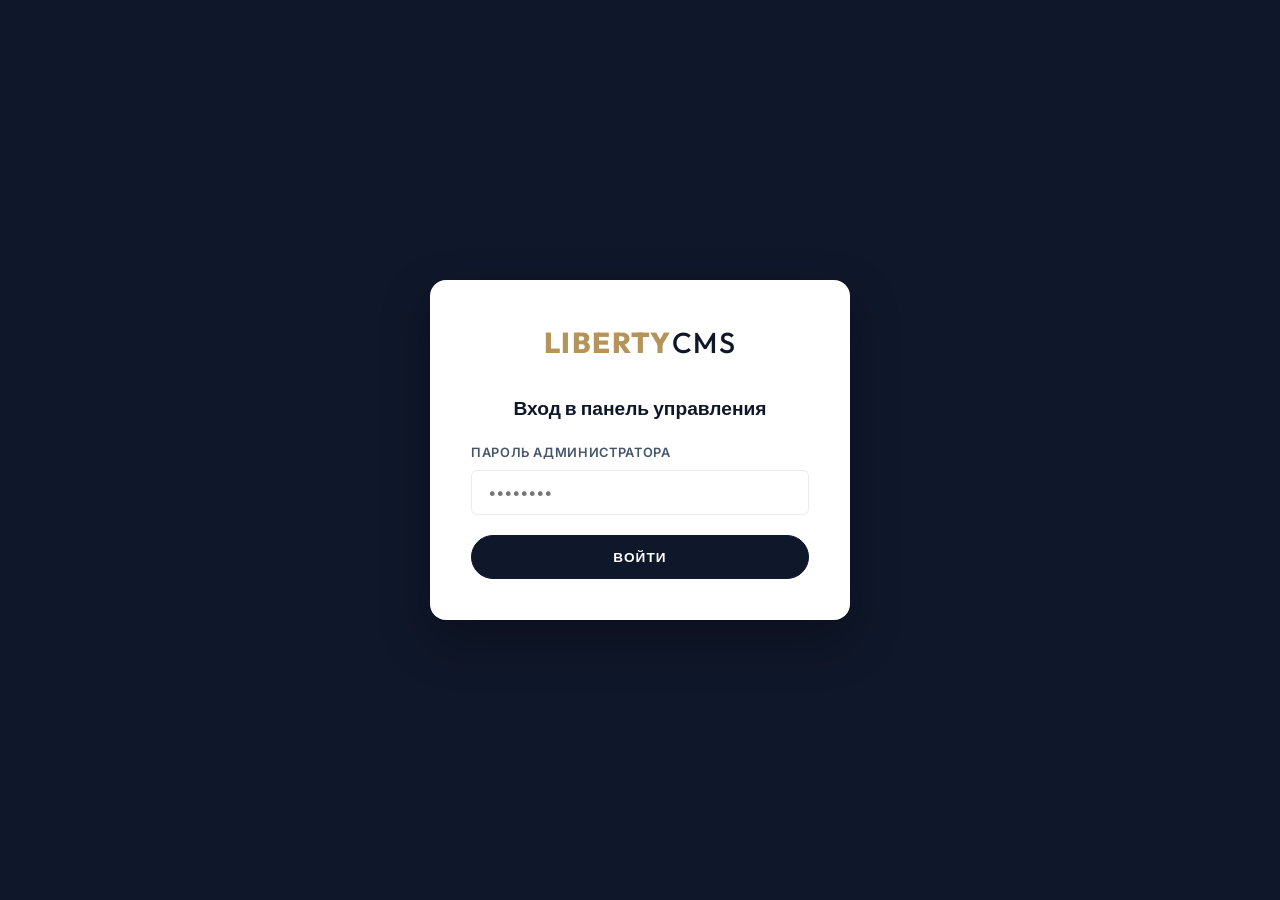
<file: admin.html>
<!DOCTYPE html>
<html lang="ru">
<head>
    <meta charset="UTF-8">
    <meta name="viewport" content="width=device-width, initial-scale=1.0">
    <title>Liberty Academy CMS | Панель управления</title>
    <!-- Google Fonts -->
    <link rel="preconnect" href="https://fonts.googleapis.com">
    <link rel="preconnect" href="https://fonts.gstatic.com" crossorigin>
    <link href="https://fonts.googleapis.com/css2?family=Inter:wght@300;400;500;600;700&family=Outfit:wght@400;500;600;700;800&display=swap" rel="stylesheet">
    <!-- Lucide Icons -->
    <script src="assets/lucide.min.js?v=2.1"></script>
    <style>
        :root {
            --color-primary: #0f172a;
            --color-primary-light: #1e293b;
            --color-accent: #b5945b;
            --color-accent-dark: #8c6c30;
            --color-bg-light: #fdfbf7;
            --color-bg-card: #ffffff;
            --color-border: rgba(15, 23, 42, 0.08);
            --color-success: #047857;
            --color-error: #b91c1c;
            --color-text-primary: #0f172a;
            --color-text-secondary: #475569;
            --color-text-muted: #94a3b8;
            
            --font-sans: 'Inter', sans-serif;
            --font-display: 'Outfit', sans-serif;
            --radius-lg: 16px;
            --radius-md: 10px;
            --radius-sm: 6px;
            --shadow-sm: 0 4px 10px rgba(15, 23, 42, 0.03);
            --shadow-md: 0 10px 30px rgba(15, 23, 42, 0.06);
            --transition-smooth: all 0.3s cubic-bezier(0.4, 0, 0.2, 1);
            --transition-fast: all 0.15s ease;
        }

        * {
            box-sizing: border-box;
            margin: 0;
            padding: 0;
        }

        body {
            font-family: var(--font-sans);
            background-color: var(--color-bg-light);
            color: var(--color-text-primary);
            line-height: 1.5;
            -webkit-font-smoothing: antialiased;
        }

        h1, h2, h3, h4 {
            font-family: var(--font-display);
            font-weight: 700;
        }

        /* --------------------------------------------------------------------------
           LOGIN SCREEN
           -------------------------------------------------------------------------- */
        .login-overlay {
            position: fixed;
            top: 0;
            left: 0;
            right: 0;
            bottom: 0;
            background: var(--color-primary);
            display: flex;
            align-items: center;
            justify-content: center;
            z-index: 10000;
            padding: 20px;
            transition: var(--transition-smooth);
        }

        .login-card {
            background: var(--color-bg-card);
            padding: 40px;
            border-radius: var(--radius-lg);
            width: 100%;
            max-width: 420px;
            box-shadow: 0 20px 50px rgba(0,0,0,0.3);
            text-align: center;
            border: 1px solid rgba(255, 255, 255, 0.05);
        }

        .login-brand {
            margin-bottom: 30px;
        }

        .login-brand .logo-accent {
            color: var(--color-accent);
            font-family: var(--font-display);
            font-weight: 800;
            font-size: 1.8rem;
            letter-spacing: 0.05em;
        }

        .login-brand .logo-sub {
            color: var(--color-primary);
            font-family: var(--font-display);
            font-weight: 500;
            font-size: 1.8rem;
            letter-spacing: 0.05em;
        }

        .login-title {
            font-size: 1.2rem;
            color: var(--color-text-primary);
            margin-bottom: 20px;
        }

        .form-group {
            margin-bottom: 20px;
            text-align: left;
        }

        .form-group label {
            display: block;
            font-size: 0.8rem;
            font-weight: 600;
            text-transform: uppercase;
            letter-spacing: 0.05em;
            color: var(--color-text-secondary);
            margin-bottom: 8px;
        }

        .form-control {
            width: 100%;
            padding: 12px 16px;
            border-radius: var(--radius-sm);
            border: 1px solid var(--color-border);
            font-family: var(--font-sans);
            font-size: 0.95rem;
            color: var(--color-text-primary);
            background: #ffffff;
            transition: var(--transition-fast);
        }

        .form-control:focus {
            outline: none;
            border-color: var(--color-accent);
            box-shadow: 0 0 0 3px rgba(181, 148, 91, 0.15);
        }

        textarea.form-control {
            resize: vertical;
            min-height: 80px;
        }

        .btn {
            display: inline-flex;
            align-items: center;
            justify-content: center;
            gap: 8px;
            padding: 12px 24px;
            border-radius: 100px;
            font-family: var(--font-display);
            font-weight: 700;
            font-size: 0.85rem;
            text-transform: uppercase;
            letter-spacing: 0.08em;
            cursor: pointer;
            transition: var(--transition-smooth);
            border: 1px solid transparent;
            width: 100%;
        }

        .btn-primary {
            background: var(--color-primary);
            color: #ffffff;
            border: 1px solid var(--color-primary);
        }

        .btn-primary:hover {
            background: var(--color-accent);
            border-color: var(--color-accent);
            color: var(--color-primary);
        }

        .btn-save-floating {
            position: fixed;
            bottom: 30px;
            right: 30px;
            width: auto;
            z-index: 1000;
            box-shadow: 0 10px 25px rgba(181, 148, 91, 0.4);
            border: 1px solid var(--color-accent);
            background: var(--color-accent);
            color: var(--color-primary);
        }

        .btn-save-floating:hover {
            transform: translateY(-3px);
            background: var(--color-primary);
            color: #ffffff;
            border-color: var(--color-primary);
        }

        .login-error {
            color: var(--color-error);
            font-size: 0.85rem;
            margin-top: 15px;
            display: none;
        }

        /* --------------------------------------------------------------------------
           MAIN LAYOUT
           -------------------------------------------------------------------------- */
        .app-container {
            display: flex;
            min-height: 100vh;
        }

        /* Sidebar */
        .sidebar {
            width: 260px;
            background: var(--color-primary);
            color: #ffffff;
            display: flex;
            flex-direction: column;
            padding: 30px 0;
            position: fixed;
            top: 0;
            bottom: 0;
            left: 0;
            z-index: 100;
        }

        .sidebar-brand {
            padding: 0 24px 30px 24px;
            border-bottom: 1px solid rgba(255,255,255,0.06);
            display: flex;
            align-items: center;
            gap: 10px;
        }

        .sidebar-brand .logo-accent {
            color: var(--color-accent);
            font-weight: 800;
            font-size: 1.3rem;
            letter-spacing: 0.05em;
        }

        .sidebar-brand .logo-sub {
            color: #ffffff;
            font-weight: 500;
            font-size: 1.3rem;
            letter-spacing: 0.05em;
        }

        .sidebar-nav {
            display: flex;
            flex-direction: column;
            padding-top: 20px;
            flex-grow: 1;
        }

        .nav-item {
            display: flex;
            align-items: center;
            gap: 12px;
            padding: 14px 24px;
            color: var(--color-text-muted);
            background: transparent;
            border: none;
            font-family: var(--font-sans);
            font-size: 0.9rem;
            font-weight: 500;
            text-align: left;
            cursor: pointer;
            transition: var(--transition-fast);
            border-left: 3px solid transparent;
            width: 100%;
        }

        .nav-item:hover {
            color: #ffffff;
            background: rgba(255, 255, 255, 0.02);
        }

        .nav-item.active {
            color: var(--color-accent);
            background: rgba(181, 148, 91, 0.06);
            border-left-color: var(--color-accent);
            font-weight: 600;
        }

        .sidebar-footer {
            padding: 0 24px;
            border-top: 1px solid rgba(255,255,255,0.06);
            padding-top: 20px;
        }

        .btn-logout {
            display: flex;
            align-items: center;
            justify-content: center;
            gap: 8px;
            background: transparent;
            border: 1px solid rgba(255,255,255,0.15);
            color: #ffffff;
            padding: 8px 16px;
            border-radius: 100px;
            font-size: 0.8rem;
            cursor: pointer;
            width: 100%;
            transition: var(--transition-fast);
        }

        .btn-logout:hover {
            background: var(--color-error);
            border-color: var(--color-error);
        }

        /* Content Area */
        .main-content {
            margin-left: 260px;
            flex-grow: 1;
            padding: 40px 50px 100px 50px;
            max-width: 1200px;
        }

        .section-header {
            margin-bottom: 30px;
            border-bottom: 1px solid var(--color-border);
            padding-bottom: 15px;
            display: flex;
            justify-content: space-between;
            align-items: center;
        }

        .section-title {
            font-size: 1.8rem;
            color: var(--color-primary);
        }

        .section-desc {
            font-size: 0.9rem;
            color: var(--color-text-secondary);
            margin-top: 5px;
        }

        /* Tab Panes */
        .tab-pane {
            display: none;
            animation: fadeIn 0.3s ease;
        }

        .tab-pane.active {
            display: block;
        }

        @keyframes fadeIn {
            from { opacity: 0; transform: translateY(5px); }
            to { opacity: 1; transform: translateY(0); }
        }

        /* Card panels */
        .cms-card {
            background: var(--color-bg-card);
            border-radius: var(--radius-lg);
            border: 1px solid var(--color-border);
            padding: 30px;
            margin-bottom: 30px;
            box-shadow: var(--shadow-sm);
        }

        .cms-card-title {
            font-size: 1.15rem;
            color: var(--color-primary);
            margin-bottom: 20px;
            border-bottom: 1px solid rgba(15, 23, 42, 0.04);
            padding-bottom: 10px;
            display: flex;
            align-items: center;
            gap: 10px;
        }

        .grid-2 {
            display: grid;
            grid-template-columns: repeat(2, 1fr);
            gap: 20px;
        }

        .grid-3 {
            display: grid;
            grid-template-columns: repeat(3, 1fr);
            gap: 20px;
        }

        /* Uploader widgets */
        .uploader-row {
            display: flex;
            gap: 20px;
            align-items: flex-start;
        }

        .uploader-preview {
            width: 100px;
            height: 100px;
            border-radius: var(--radius-md);
            border: 1px solid var(--color-border);
            background-color: var(--color-bg-light);
            display: flex;
            align-items: center;
            justify-content: center;
            overflow: hidden;
            flex-shrink: 0;
        }

        .uploader-preview img {
            width: 100%;
            height: 100%;
            object-fit: cover;
        }

        .uploader-controls {
            flex-grow: 1;
        }

        .btn-upload {
            position: relative;
            overflow: hidden;
            display: inline-flex;
            align-items: center;
            gap: 8px;
            padding: 10px 20px;
            background: #ffffff;
            border: 1px dashed var(--color-accent);
            border-radius: var(--radius-sm);
            color: var(--color-accent-dark);
            font-family: var(--font-sans);
            font-weight: 600;
            font-size: 0.85rem;
            cursor: pointer;
            transition: var(--transition-fast);
        }

        .btn-upload:hover {
            background: rgba(181, 148, 91, 0.05);
        }

        .btn-upload input[type="file"] {
            position: absolute;
            top: 0;
            right: 0;
            bottom: 0;
            left: 0;
            opacity: 0;
            cursor: pointer;
        }

        .upload-status {
            font-size: 0.8rem;
            color: var(--color-text-secondary);
            margin-top: 8px;
        }

        /* --------------------------------------------------------------------------
           TEACHER SPECIFICS
           -------------------------------------------------------------------------- */
        .teacher-box {
            background: var(--color-bg-light);
            border-radius: var(--radius-md);
            padding: 20px;
            border: 1px solid var(--color-border);
            margin-bottom: 25px;
        }

        /* --------------------------------------------------------------------------
           SCHEDULE SPECIFICS
           -------------------------------------------------------------------------- */
        .schedule-day-box {
            background: var(--color-bg-light);
            border-radius: var(--radius-md);
            padding: 20px;
            border: 1px solid var(--color-border);
            margin-bottom: 20px;
        }

        .schedule-slots-editor {
            display: flex;
            flex-wrap: wrap;
            gap: 10px;
            margin-top: 15px;
        }

        .slot-editor-pill {
            display: inline-flex;
            align-items: center;
            gap: 8px;
            background: #ffffff;
            padding: 6px 12px;
            border-radius: 100px;
            border: 1px solid var(--color-border);
            font-size: 0.85rem;
            font-weight: 500;
            transition: var(--transition-fast);
        }

        .slot-editor-pill.booked {
            background: rgba(244, 63, 94, 0.05);
            border-color: rgba(244, 63, 94, 0.2);
            color: var(--color-error);
        }

        .slot-editor-pill button {
            border: none;
            background: transparent;
            cursor: pointer;
            color: var(--color-text-muted);
            display: flex;
            align-items: center;
            justify-content: center;
        }

        .slot-editor-pill button:hover {
            color: var(--color-error);
        }

        .btn-add-slot {
            background: transparent;
            border: 1px dashed var(--color-accent);
            color: var(--color-accent-dark);
            padding: 6px 14px;
            border-radius: 100px;
            font-size: 0.8rem;
            font-weight: 600;
            cursor: pointer;
            transition: var(--transition-fast);
        }

        .btn-add-slot:hover {
            background: rgba(181, 148, 91, 0.05);
        }

        /* --------------------------------------------------------------------------
           NOTIFICATIONS & DIALOGS
           -------------------------------------------------------------------------- */
        .toast {
            position: fixed;
            top: 20px;
            right: 20px;
            background: var(--color-primary);
            color: #ffffff;
            padding: 16px 24px;
            border-radius: var(--radius-md);
            box-shadow: 0 10px 25px rgba(0,0,0,0.2);
            display: flex;
            align-items: center;
            gap: 12px;
            z-index: 10001;
            transform: translateY(-50px);
            opacity: 0;
            transition: var(--transition-smooth);
            pointer-events: none;
        }

        .toast.show {
            transform: translateY(0);
            opacity: 1;
            pointer-events: auto;
        }

        .toast.success {
            border-left: 4px solid var(--color-success);
        }

        .toast.error {
            border-left: 4px solid var(--color-error);
        }
    </style>
</head>
<body>

    <!-- Toast Notification -->
    <div class="toast" id="cmsToast">
        <i data-lucide="info" id="toastIcon"></i>
        <span id="toastText">Сообщение</span>
    </div>

    <!-- Login Overlay -->
    <div class="login-overlay" id="loginOverlay">
        <div class="login-card">
            <div class="login-brand">
                <span class="logo-accent">LIBERTY</span><span class="logo-sub">CMS</span>
            </div>
            <h2 class="login-title">Вход в панель управления</h2>
            <form onsubmit="handleLogin(event)">
                <div class="form-group">
                    <label for="adminPassInput">Пароль администратора</label>
                    <input type="password" id="adminPassInput" class="form-control" placeholder="••••••••" required>
                </div>
                <button type="submit" class="btn btn-primary">Войти</button>
                <div class="login-error" id="loginErrorMsg">Неверный пароль. Попробуйте еще раз.</div>
            </form>
        </div>
    </div>

    <!-- Main Layout Container (Hidden initially until authenticated) -->
    <div class="app-container" id="appContainer" style="display: none;">
        <!-- Sidebar Navigation -->
        <aside class="sidebar">
            <div class="sidebar-brand">
                <span class="logo-accent">LIBERTY</span><span class="logo-sub">CMS</span>
            </div>
            <nav class="sidebar-nav">
                <button class="nav-item active" onclick="switchTab('general', this)">
                    <i data-lucide="layout"></i>
                    <span>Основное и Hero</span>
                </button>
                <button class="nav-item" onclick="switchTab('programs', this)">
                    <i data-lucide="book-open"></i>
                    <span>Программы</span>
                </button>
                <button class="nav-item" onclick="switchTab('teachers', this)">
                    <i data-lucide="users"></i>
                    <span>Преподаватели</span>
                </button>
                <button class="nav-item" onclick="switchTab('rates', this)">
                    <i data-lucide="credit-card"></i>
                    <span>Тарифы</span>
                </button>
                <button class="nav-item" onclick="switchTab('schedule', this)">
                    <i data-lucide="calendar"></i>
                    <span>Расписание</span>
                </button>
            </nav>
            <div class="sidebar-footer">
                <button class="btn-logout" onclick="handleLogout()">
                    <i data-lucide="log-out"></i>
                    <span>Выйти</span>
                </button>
            </div>
        </aside>

        <!-- Main Workspace -->
        <main class="main-content">
            <button class="btn btn-primary btn-save-floating" onclick="saveContent()">
                <i data-lucide="check"></i>
                <span>Опубликовать изменения</span>
            </button>

            <!-- TAB: GENERAL -->
            <div class="tab-pane active" id="pane-general">
                <div class="section-header">
                    <div>
                        <h2 class="section-title">Основная информация</h2>
                        <p class="section-desc">SEO метаданные, заголовки и статистика главного экрана.</p>
                    </div>
                </div>

                <div class="cms-card">
                    <h3 class="cms-card-title"><i data-lucide="globe"></i> SEO & Мета-теги</h3>
                    <div class="form-group">
                        <label for="inPageTitle">Заголовок вкладки браузера (Title)</label>
                        <input type="text" id="inPageTitle" class="form-control">
                    </div>
                    <div class="form-group">
                        <label for="inMetaDesc">Описание для поисковиков (Meta Description)</label>
                        <textarea id="inMetaDesc" class="form-control" rows="3"></textarea>
                    </div>
                </div>

                <div class="cms-card">
                    <h3 class="cms-card-title"><i data-lucide="sparkles"></i> Главный экран (Hero)</h3>
                    <div class="form-group">
                        <label for="inHeroBadge">Надпись на бейдже</label>
                        <input type="text" id="inHeroBadge" class="form-control">
                    </div>
                    <div class="form-group">
                        <label for="inHeroTitle">Главный заголовок (Поддерживает HTML)</label>
                        <input type="text" id="inHeroTitle" class="form-control">
                    </div>
                    <div class="form-group">
                        <label for="inHeroDesc">Подзаголовок (Описание под заголовком)</label>
                        <textarea id="inHeroDesc" class="form-control" rows="3"></textarea>
                    </div>
                </div>

                <div class="cms-card">
                    <h3 class="cms-card-title"><i data-lucide="bar-chart-3"></i> Счетчики статистики (Stats)</h3>
                    <div class="grid-3" id="statsGridContainer">
                        <!-- Stat items will be generated dynamically -->
                    </div>
                </div>
            </div>

            <!-- TAB: PROGRAMS -->
            <div class="tab-pane" id="pane-programs">
                <div class="section-header">
                    <div>
                        <h2 class="section-title">Программы и Уровни</h2>
                        <p class="section-desc">Настройка 4 карточек направлений подготовки.</p>
                    </div>
                </div>
                <div id="programsListContainer">
                    <!-- Dynamic program cards -->
                </div>
            </div>

            <!-- TAB: TEACHERS -->
            <div class="tab-pane" id="pane-teachers">
                <div class="section-header">
                    <div>
                        <h2 class="section-title">Преподаватели</h2>
                        <p class="section-desc">Управление карточками преподавателей и аудиовизитками.</p>
                    </div>
                </div>
                <div id="teachersListContainer">
                    <!-- Dynamic teacher cards -->
                </div>
            </div>

            <!-- TAB: RATES -->
            <div class="tab-pane" id="pane-rates">
                <div class="section-header">
                    <div>
                        <h2 class="section-title">Тарифы</h2>
                        <p class="section-desc">Редактирование цен, скидок и опций тарифов.</p>
                    </div>
                </div>
                <div id="ratesListContainer">
                    <!-- Dynamic rates cards -->
                </div>
            </div>

            <!-- TAB: SCHEDULE -->
            <div class="tab-pane" id="pane-schedule">
                <div class="section-header">
                    <div>
                        <h2 class="section-title">Интерактивное расписание</h2>
                        <p class="section-desc">Настройка дат и доступных/занятых временных слотов.</p>
                    </div>
                </div>
                <div id="scheduleListContainer">
                    <!-- Dynamic days schedule list -->
                </div>
            </div>
        </main>
    </div>

    <!-- Core Script -->
    <script>
        let contentData = null;
        let authToken = localStorage.getItem('cms_token');

        // Initial setup
        window.addEventListener('DOMContentLoaded', () => {
            if (authToken) {
                initDashboard();
            }
        });

        // --------------------------------------------------------------------------
        // AUTHENTICATION
        // --------------------------------------------------------------------------
        async function handleLogin(e) {
            e.preventDefault();
            const password = document.getElementById('adminPassInput').value;
            const errorMsg = document.getElementById('loginErrorMsg');
            
            try {
                const res = await fetch('api/login', {
                    method: 'POST',
                    headers: { 'Content-Type': 'application/json' },
                    body: JSON.stringify({ password })
                });
                
                if (res.ok) {
                    const data = await res.json();
                    authToken = data.token;
                    localStorage.setItem('cms_token', authToken);
                    initDashboard();
                } else {
                    errorMsg.style.display = 'block';
                }
            } catch (err) {
                console.error(err);
                showToast('Ошибка подключения к API', 'error');
            }
        }

        function handleLogout() {
            localStorage.removeItem('cms_token');
            authToken = null;
            location.reload();
        }

        // --------------------------------------------------------------------------
        // TAB MANAGEMENT
        // --------------------------------------------------------------------------
        function switchTab(tabId, btnElement) {
            document.querySelectorAll('.nav-item').forEach(btn => btn.classList.remove('active'));
            btnElement.classList.add('active');
            
            document.querySelectorAll('.tab-pane').forEach(pane => pane.classList.remove('active'));
            document.getElementById(`pane-${tabId}`).classList.add('active');
            
            if (typeof lucide !== 'undefined') {
                lucide.createIcons();
            }
        }

        // --------------------------------------------------------------------------
        // CORE DASHBOARD INITS
        // --------------------------------------------------------------------------
        async function initDashboard() {
            document.getElementById('loginOverlay').style.display = 'none';
            document.getElementById('appContainer').style.display = 'flex';
            
            showToast('Вход выполнен', 'success');
            await fetchContent();
        }

        async function fetchContent() {
            try {
                const res = await fetch('api/content', {
                    headers: { 'Authorization': `Bearer ${authToken}` }
                });
                if (res.status === 401) {
                    handleLogout();
                    return;
                }
                contentData = await res.json();
                populateForm();
            } catch (err) {
                console.error(err);
                showToast('Не удалось загрузить content.json', 'error');
            }
        }

        // --------------------------------------------------------------------------
        // FORM DATA BINDING
        // --------------------------------------------------------------------------
        function populateForm() {
            if (!contentData) return;

            // General & Hero
            document.getElementById('inPageTitle').value = contentData.page_title || '';
            document.getElementById('inMetaDesc').value = contentData.meta_description || '';
            document.getElementById('inHeroBadge').value = contentData.hero.badge || '';
            document.getElementById('inHeroTitle').value = contentData.hero.title || '';
            document.getElementById('inHeroDesc').value = contentData.hero.description || '';

            // Stats Counters
            const statsContainer = document.getElementById('statsGridContainer');
            statsContainer.innerHTML = '';
            contentData.hero.stats.forEach((stat, index) => {
                statsContainer.innerHTML += `
                    <div style="background:#f1f5f9; padding: 15px; border-radius: var(--radius-md)">
                        <h4 style="margin-bottom:10px; font-size:0.9rem; color:var(--color-accent-dark)">Карточка ${index + 1}</h4>
                        <div class="form-group" style="margin-bottom:10px">
                            <label>Значение (например: 98.4%)</label>
                            <input type="text" class="form-control in-stat-val" data-idx="${index}" value="${stat.value}">
                        </div>
                        <div class="form-group" style="margin-bottom:0">
                            <label>Описание</label>
                            <input type="text" class="form-control in-stat-label" data-idx="${index}" value="${stat.label}">
                        </div>
                    </div>
                `;
            });

            // Programs
            const progContainer = document.getElementById('programsListContainer');
            progContainer.innerHTML = '';
            contentData.programs.forEach((prog, index) => {
                const featuresText = prog.features.join('\n');
                progContainer.innerHTML += `
                    <div class="cms-card">
                        <h3 class="cms-card-title"><i data-lucide="graduation-cap"></i> Трек ${index + 1}: ${prog.title}</h3>
                        <div class="grid-2">
                            <div class="form-group">
                                <label>Название трека</label>
                                <input type="text" class="form-control in-prog-title" data-idx="${index}" value="${prog.title}">
                            </div>
                            <div class="form-group">
                                <label>Уровень/Бейдж (например: A2-B1)</label>
                                <input type="text" class="form-control in-prog-level" data-idx="${index}" value="${prog.level}">
                            </div>
                        </div>
                        <div class="form-group">
                            <label>Описание трека</label>
                            <textarea class="form-control in-prog-desc" data-idx="${index}" rows="3">${prog.description}</textarea>
                        </div>
                        <div class="form-group">
                            <label>Опции обучения (по одной строке на опцию)</label>
                            <textarea class="form-control in-prog-feats" data-idx="${index}" rows="4">${featuresText}</textarea>
                        </div>
                        <div class="form-group" style="margin-bottom:0">
                            <label style="display:inline-flex; align-items:center; gap:8px; text-transform:none">
                                <input type="checkbox" class="in-prog-featured" data-idx="${index}" ${prog.featured ? 'checked' : ''}>
                                Выделить карточку (Featured)
                            </label>
                        </div>
                    </div>
                `;
            });

            // Teachers
            const tContainer = document.getElementById('teachersListContainer');
            tContainer.innerHTML = '';
            contentData.teachers.forEach((t, index) => {
                // Convert subtitles list of {time, text} back to editable string "[time] Text"
                const subsLines = t.subtitles.map(s => `[${s.time}] ${s.text}`).join('\n');
                tContainer.innerHTML += `
                    <div class="cms-card">
                        <h3 class="cms-card-title"><i data-lucide="user"></i> Преподаватель ${index + 1}: ${t.name}</h3>
                        <div class="uploader-row">
                            <div class="uploader-preview">
                                <img src="${t.image}" id="img-preview-${t.key}" alt="${t.name}">
                            </div>
                            <div class="uploader-controls">
                                <label style="display:block; font-size:0.75rem; font-weight:600; color:var(--color-text-secondary); margin-bottom:8px">Фотография преподавателя</label>
                                <div class="btn-upload">
                                    <i data-lucide="image"></i> Загрузить фото
                                    <input type="file" accept="image/*" onchange="uploadAsset(this, '${t.key}', 'image')">
                                </div>
                                <input type="hidden" class="in-teacher-image" data-idx="${index}" value="${t.image}">
                                <div class="upload-status" id="upload-status-image-${t.key}">Файл не выбран</div>
                            </div>
                        </div>
                        <div class="grid-2" style="margin-top:20px">
                            <div class="form-group">
                                <label>Имя</label>
                                <input type="text" class="form-control in-teacher-name" data-idx="${index}" value="${t.name}">
                            </div>
                            <div class="form-group">
                                <label>Локация / Штат (например: California, USA)</label>
                                <input type="text" class="form-control in-teacher-state" data-idx="${index}" value="${t.state}">
                            </div>
                        </div>
                        <div class="form-group">
                            <label>Теги (через запятую)</label>
                            <input type="text" class="form-control in-teacher-tags" data-idx="${index}" value="${t.tags.join(', ')}">
                        </div>
                        <div class="form-group">
                            <label>Биография</label>
                            <textarea class="form-control in-teacher-bio" data-idx="${index}" rows="3">${t.bio}</textarea>
                        </div>
                        
                        <div class="form-group">
                            <h4 style="font-size:0.9rem; color:var(--color-primary); margin-bottom:10px"><i data-lucide="volume-2" style="width:16px; height:16px; vertical-align:middle"></i> Аудиовизитка (Симуляция субтитров)</h4>
                            <label>Формат: [секунда] Текст реплики (по одной строке)</label>
                            <textarea class="form-control in-teacher-subs" data-idx="${index}" rows="6" style="font-family:monospace; font-size:0.85rem">${subsLines}</textarea>
                        </div>
                    </div>
                `;
            });

            // Rates
            const ratesContainer = document.getElementById('ratesListContainer');
            ratesContainer.innerHTML = '';
            contentData.rates.forEach((rate, index) => {
                ratesContainer.innerHTML += `
                    <div class="cms-card">
                        <h3 class="cms-card-title"><i data-lucide="credit-card"></i> Тариф ${index + 1}: ${rate.name}</h3>
                        <div class="grid-3">
                            <div class="form-group">
                                <label>Название тарифа</label>
                                <input type="text" class="form-control in-rate-name" data-idx="${index}" value="${rate.name}">
                            </div>
                            <div class="form-group">
                                <label>Цена в месяц (руб.)</label>
                                <input type="number" class="form-control in-rate-price-mo" data-idx="${index}" value="${rate.prices.monthly}">
                            </div>
                            <div class="form-group">
                                <label>Цена в год в месяц (руб.)</label>
                                <input type="number" class="form-control in-rate-price-yr" data-idx="${index}" value="${rate.prices.yearly}">
                            </div>
                        </div>
                        <div class="form-group">
                            <label>Краткое описание тарифа</label>
                            <input type="text" class="form-control in-rate-desc" data-idx="${index}" value="${rate.desc}">
                        </div>
                        
                        <div class="form-group">
                            <label>Свойства/Преимущества тарифа (Отметьте включенные опции)</label>
                            <div id="rate-feats-list-${rate.id}">
                                ${rate.features.map((feat, fIdx) => `
                                    <div style="display:flex; align-items:center; gap:12px; margin-bottom:10px">
                                        <input type="checkbox" class="in-rate-feat-chk" data-rate-idx="${index}" data-feat-idx="${fIdx}" ${feat.enabled ? 'checked' : ''}>
                                        <input type="text" class="form-control in-rate-feat-text" data-rate-idx="${index}" data-feat-idx="${fIdx}" value="${feat.text}" style="padding:6px 12px; font-size:0.85rem">
                                    </div>
                                `).join('')}
                            </div>
                        </div>
                        <div class="form-group" style="margin-bottom:0">
                            <label style="display:inline-flex; align-items:center; gap:8px; text-transform:none">
                                <input type="checkbox" class="in-rate-featured" data-idx="${index}" ${rate.featured ? 'checked' : ''}>
                                Выделить тариф как популярный
                            </label>
                        </div>
                    </div>
                `;
            });

            // Schedule
            const scheduleContainer = document.getElementById('scheduleListContainer');
            scheduleContainer.innerHTML = '';
            contentData.schedule.forEach((day, dIdx) => {
                scheduleContainer.innerHTML += `
                    <div class="schedule-day-box" id="day-box-${dIdx}">
                        <div style="display:flex; justify-content:space-between; align-items:center">
                            <h4 style="font-size:1rem; color:var(--color-primary)">${day.name}</h4>
                            <div style="display:flex; gap:15px; align-items:center">
                                <div class="form-group" style="margin-bottom:0; display:inline-flex; align-items:center; gap:8px">
                                    <label style="margin-bottom:0; text-transform:none">Дата:</label>
                                    <input type="text" class="form-control in-day-date" data-idx="${dIdx}" value="${day.date}" style="padding:6px 12px; width:130px; font-size:0.85rem">
                                </div>
                                <label style="display:inline-flex; align-items:center; gap:5px; font-size:0.85rem; cursor:pointer">
                                    <input type="checkbox" class="in-day-weekend" data-idx="${dIdx}" ${day.is_weekend ? 'checked' : ''}>
                                    Выходной
                                </label>
                            </div>
                        </div>
                        
                        <div class="schedule-slots-editor" id="slots-container-${dIdx}">
                            ${day.slots.map((slot, sIdx) => `
                                <div class="slot-editor-pill ${slot.booked ? 'booked' : ''}">
                                    <span>${slot.time}</span>
                                    <label style="display:inline-flex; align-items:center; gap:4px; font-size:0.75rem; margin-bottom:0; cursor:pointer">
                                        <input type="checkbox" class="in-slot-booked" data-day-idx="${dIdx}" data-slot-idx="${sIdx}" ${slot.booked ? 'checked' : ''} onchange="toggleSlotBookedUI(this)">
                                        Занято
                                    </label>
                                    <button type="button" onclick="removeSlot(${dIdx}, ${sIdx})" title="Удалить слот">
                                        <i data-lucide="x" style="width:14px; height:14px"></i>
                                    </button>
                                </div>
                            `).join('')}
                            <button type="button" class="btn-add-slot" onclick="addSlotPrompt(${dIdx})">+ Добавить время</button>
                        </div>
                    </div>
                `;
            });

            if (typeof lucide !== 'undefined') {
                lucide.createIcons();
            }
        }

        // --------------------------------------------------------------------------
        // UPLOADS
        // --------------------------------------------------------------------------
        async function uploadAsset(inputEl, teacherKey, type) {
            const file = inputEl.files[0];
            if (!file) return;

            const statusEl = document.getElementById(`upload-status-${type}-${teacherKey}`);
            statusEl.innerText = "Загрузка...";
            statusEl.style.color = "var(--color-text-secondary)";

            const formData = new FormData();
            formData.append('file', file);

            try {
                const res = await fetch('api/upload', {
                    method: 'POST',
                    headers: { 'Authorization': `Bearer ${authToken}` },
                    body: formData
                });

                if (res.ok) {
                    const data = await res.json();
                    statusEl.innerText = "Файл загружен!";
                    statusEl.style.color = "var(--color-success)";
                    
                    // Update preview and hidden path input
                    const previewImg = document.getElementById(`img-preview-${teacherKey}`);
                    if (previewImg) {
                        previewImg.src = data.url;
                    }
                    
                    // Find matching teacher index to update local window state
                    const teacherIdx = contentData.teachers.findIndex(t => t.key === teacherKey);
                    if (teacherIdx !== -1) {
                        document.querySelector(`.in-teacher-image[data-idx="${teacherIdx}"]`).value = data.url;
                    }
                    
                    showToast('Файл успешно загружен', 'success');
                } else {
                    statusEl.innerText = "Ошибка загрузки";
                    statusEl.style.color = "var(--color-error)";
                    showToast('Не удалось загрузить файл', 'error');
                }
            } catch (err) {
                console.error(err);
                statusEl.innerText = "Ошибка сети";
                statusEl.style.color = "var(--color-error)";
                showToast('Ошибка при загрузке', 'error');
            }
        }

        // --------------------------------------------------------------------------
        // SCHEDULE HELPERS
        // --------------------------------------------------------------------------
        function toggleSlotBookedUI(chkBox) {
            const pill = chkBox.closest('.slot-editor-pill');
            if (chkBox.checked) {
                pill.classList.add('booked');
            } else {
                pill.classList.remove('booked');
            }
        }

        function removeSlot(dIdx, sIdx) {
            contentData.schedule[dIdx].slots.splice(sIdx, 1);
            populateForm();
            showToast('Слот удален. Не забудьте сохранить изменения.', 'success');
        }

        function addSlotPrompt(dIdx) {
            const time = prompt("Введите время в формате ЧЧ:ММ (например, 14:30):");
            if (!time) return;
            
            // basic HH:MM validation
            const match = time.match(/^([0-1]?[0-9]|2[0-3]):[0-5][0-9]$/);
            if (!match) {
                alert("Неверный формат времени. Введите в формате ЧЧ:ММ.");
                return;
            }

            contentData.schedule[dIdx].slots.push({
                time: time,
                booked: false
            });
            
            // Sort slots chronologically
            contentData.schedule[dIdx].slots.sort((a, b) => a.time.localeCompare(b.time));
            
            populateForm();
            showToast('Слот добавлен. Не забудьте сохранить изменения.', 'success');
        }

        // --------------------------------------------------------------------------
        // SAVE & PUBLISH
        // --------------------------------------------------------------------------
        async function saveContent() {
            if (!contentData) return;

            const btnSave = document.querySelector('.btn-save-floating');
            btnSave.disabled = true;
            btnSave.innerHTML = '<i data-lucide="loader-2" class="icon-spin"></i> <span>Публикация...</span>';
            if (typeof lucide !== 'undefined') lucide.createIcons();

            // Reconstruct JSON payload from input values
            
            // General
            contentData.page_title = document.getElementById('inPageTitle').value;
            contentData.meta_description = document.getElementById('inMetaDesc').value;
            contentData.hero.badge = document.getElementById('inHeroBadge').value;
            contentData.hero.title = document.getElementById('inHeroTitle').value;
            contentData.hero.description = document.getElementById('inHeroDesc').value;

            // Stats
            document.querySelectorAll('.in-stat-val').forEach(el => {
                const idx = parseInt(el.getAttribute('data-idx'));
                contentData.hero.stats[idx].value = el.value;
            });
            document.querySelectorAll('.in-stat-label').forEach(el => {
                const idx = parseInt(el.getAttribute('data-idx'));
                contentData.hero.stats[idx].label = el.value;
            });

            // Programs
            document.querySelectorAll('.in-prog-title').forEach(el => {
                const idx = parseInt(el.getAttribute('data-idx'));
                contentData.programs[idx].title = el.value;
            });
            document.querySelectorAll('.in-prog-level').forEach(el => {
                const idx = parseInt(el.getAttribute('data-idx'));
                contentData.programs[idx].level = el.value;
            });
            document.querySelectorAll('.in-prog-desc').forEach(el => {
                const idx = parseInt(el.getAttribute('data-idx'));
                contentData.programs[idx].description = el.value;
            });
            document.querySelectorAll('.in-prog-feats').forEach(el => {
                const idx = parseInt(el.getAttribute('data-idx'));
                contentData.programs[idx].features = el.value.split('\n').map(s => s.trim()).filter(s => s);
            });
            document.querySelectorAll('.in-prog-featured').forEach(el => {
                const idx = parseInt(el.getAttribute('data-idx'));
                contentData.programs[idx].featured = el.checked;
            });

            // Teachers
            document.querySelectorAll('.in-teacher-name').forEach(el => {
                const idx = parseInt(el.getAttribute('data-idx'));
                contentData.teachers[idx].name = el.value;
            });
            document.querySelectorAll('.in-teacher-state').forEach(el => {
                const idx = parseInt(el.getAttribute('data-idx'));
                contentData.teachers[idx].state = el.value;
            });
            document.querySelectorAll('.in-teacher-tags').forEach(el => {
                const idx = parseInt(el.getAttribute('data-idx'));
                contentData.teachers[idx].tags = el.value.split(',').map(s => s.trim()).filter(s => s);
            });
            document.querySelectorAll('.in-teacher-bio').forEach(el => {
                const idx = parseInt(el.getAttribute('data-idx'));
                contentData.teachers[idx].bio = el.value;
            });
            document.querySelectorAll('.in-teacher-image').forEach(el => {
                const idx = parseInt(el.getAttribute('data-idx'));
                contentData.teachers[idx].image = el.value;
            });
            document.querySelectorAll('.in-teacher-subs').forEach(el => {
                const idx = parseInt(el.getAttribute('data-idx'));
                const rawLines = el.value.split('\n');
                
                // Parse lines formatted as: [time] Text
                const parsedSubs = [];
                rawLines.forEach(line => {
                    const match = line.match(/^\[(\d+)\]\s*(.*)$/);
                    if (match) {
                        parsedSubs.push({
                            time: parseInt(match[1]),
                            text: match[2].trim()
                        });
                    }
                });
                
                // If parsing succeeded, update list
                if (parsedSubs.length > 0) {
                    contentData.teachers[idx].subtitles = parsedSubs;
                }
            });

            // Rates
            document.querySelectorAll('.in-rate-name').forEach(el => {
                const idx = parseInt(el.getAttribute('data-idx'));
                contentData.rates[idx].name = el.value;
            });
            document.querySelectorAll('.in-rate-desc').forEach(el => {
                const idx = parseInt(el.getAttribute('data-idx'));
                contentData.rates[idx].desc = el.value;
            });
            document.querySelectorAll('.in-rate-price-mo').forEach(el => {
                const idx = parseInt(el.getAttribute('data-idx'));
                contentData.rates[idx].prices.monthly = parseInt(el.value);
            });
            document.querySelectorAll('.in-rate-price-yr').forEach(el => {
                const idx = parseInt(el.getAttribute('data-idx'));
                contentData.rates[idx].prices.yearly = parseInt(el.value);
            });
            document.querySelectorAll('.in-rate-featured').forEach(el => {
                const idx = parseInt(el.getAttribute('data-idx'));
                contentData.rates[idx].featured = el.checked;
            });
            
            // Checkbox and texts for rate features
            document.querySelectorAll('.in-rate-feat-chk').forEach(el => {
                const rIdx = parseInt(el.getAttribute('data-rate-idx'));
                const fIdx = parseInt(el.getAttribute('data-feat-idx'));
                contentData.rates[rIdx].features[fIdx].enabled = el.checked;
            });
            document.querySelectorAll('.in-rate-feat-text').forEach(el => {
                const rIdx = parseInt(el.getAttribute('data-rate-idx'));
                const fIdx = parseInt(el.getAttribute('data-feat-idx'));
                contentData.rates[rIdx].features[fIdx].text = el.value;
            });

            // Schedule
            document.querySelectorAll('.in-day-date').forEach(el => {
                const idx = parseInt(el.getAttribute('data-idx'));
                contentData.schedule[idx].date = el.value;
            });
            document.querySelectorAll('.in-day-weekend').forEach(el => {
                const idx = parseInt(el.getAttribute('data-idx'));
                contentData.schedule[idx].is_weekend = el.checked;
            });
            document.querySelectorAll('.in-slot-booked').forEach(el => {
                const dIdx = parseInt(el.getAttribute('data-day-idx'));
                const sIdx = parseInt(el.getAttribute('data-slot-idx'));
                if (contentData.schedule[dIdx].slots[sIdx]) {
                    contentData.schedule[dIdx].slots[sIdx].booked = el.checked;
                }
            });

            // Send payload to backend API
            try {
                const res = await fetch('api/content', {
                    method: 'POST',
                    headers: {
                        'Content-Type': 'application/json',
                        'Authorization': `Bearer ${authToken}`
                    },
                    body: JSON.stringify(contentData)
                });

                if (res.ok) {
                    showToast('Страница успешно обновлена и перекомпилирована!', 'success');
                } else {
                    const err = await res.json();
                    showToast(`Ошибка сохранения: ${err.message}`, 'error');
                }
            } catch (err) {
                console.error(err);
                showToast('Ошибка подключения к серверу', 'error');
            } finally {
                btnSave.disabled = false;
                btnSave.innerHTML = '<i data-lucide="check"></i> <span>Опубликовать изменения</span>';
                if (typeof lucide !== 'undefined') lucide.createIcons();
            }
        }

        // --------------------------------------------------------------------------
        // TOAST NOTIFICATIONS
        // --------------------------------------------------------------------------
        function showToast(message, type = 'success') {
            const toast = document.getElementById('cmsToast');
            const text = document.getElementById('toastText');
            const icon = document.getElementById('toastIcon');

            text.innerText = message;
            
            toast.className = `toast show ${type}`;
            icon.setAttribute('data-lucide', type === 'success' ? 'check-circle' : 'alert-triangle');

            if (typeof lucide !== 'undefined') {
                lucide.createIcons();
            }

            setTimeout(() => {
                toast.classList.remove('show');
            }, 3000);
        }
    </script>
</body>
</html>
</file>
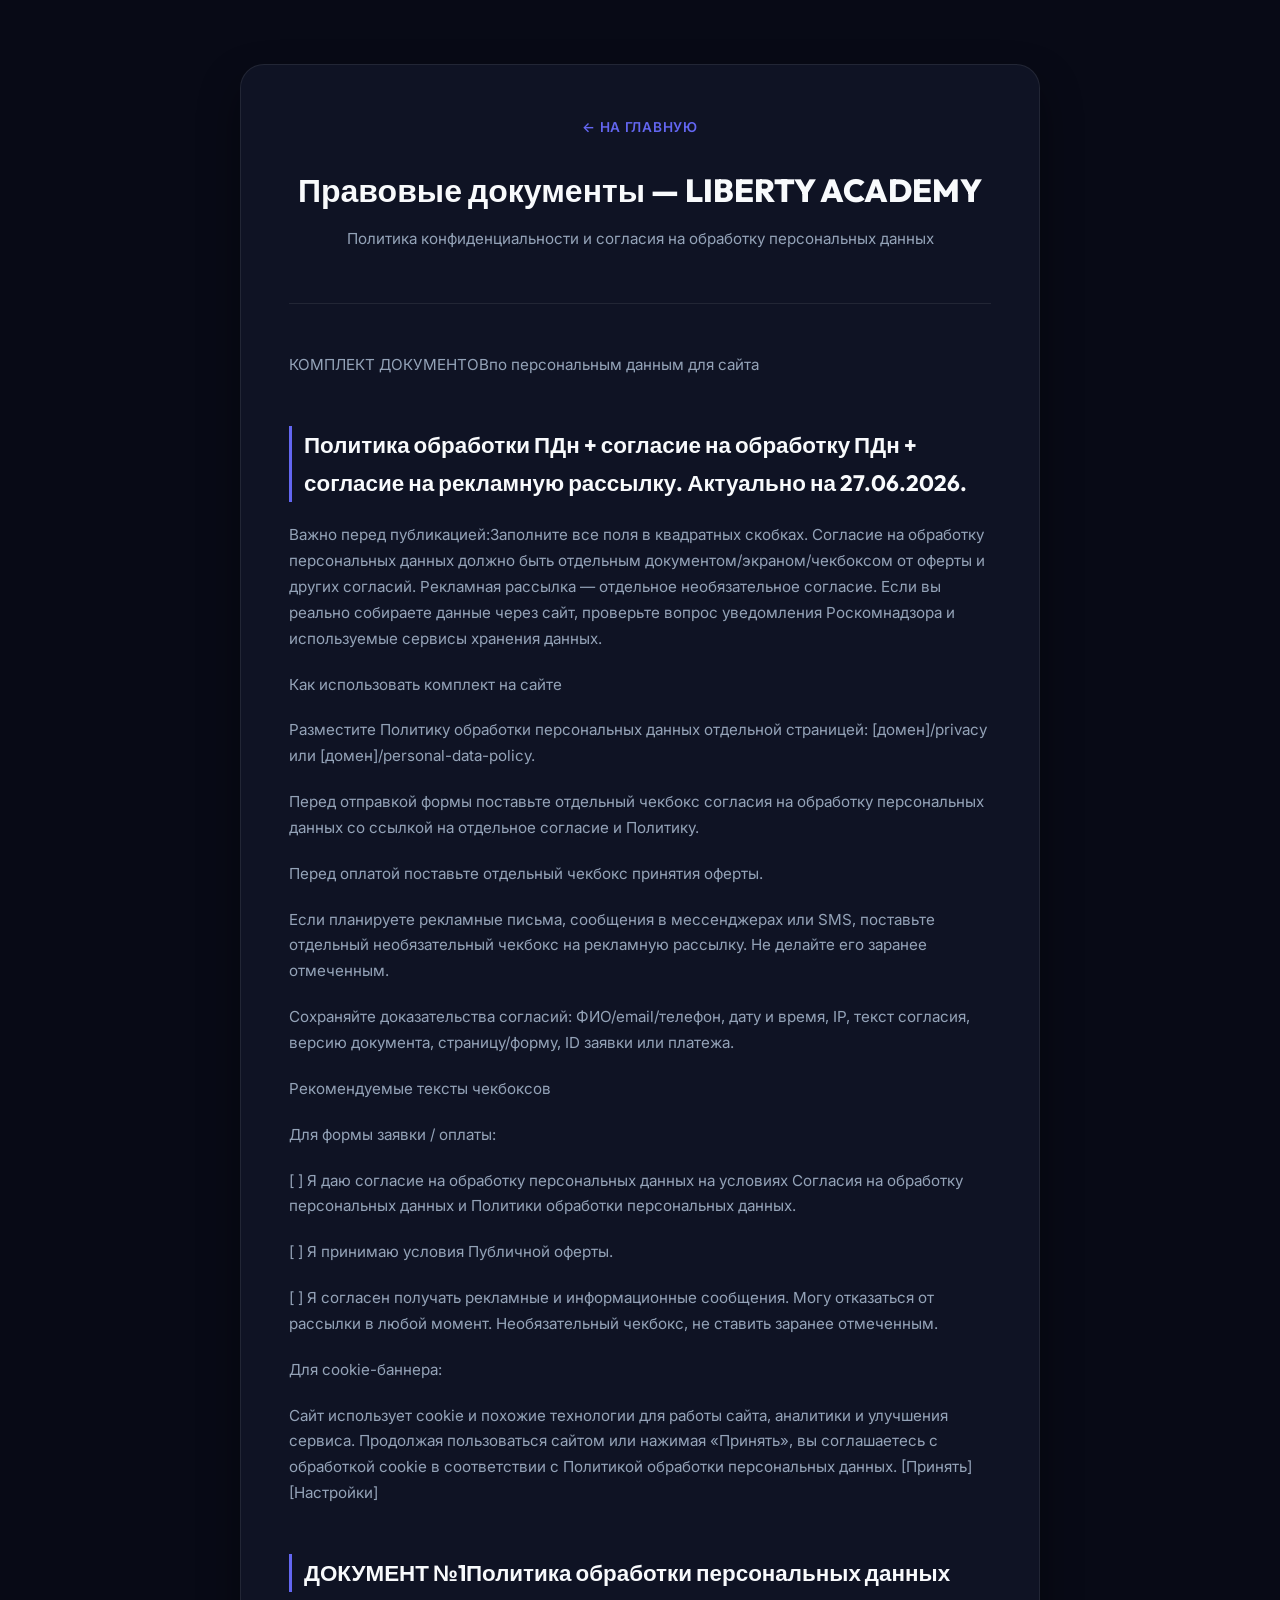
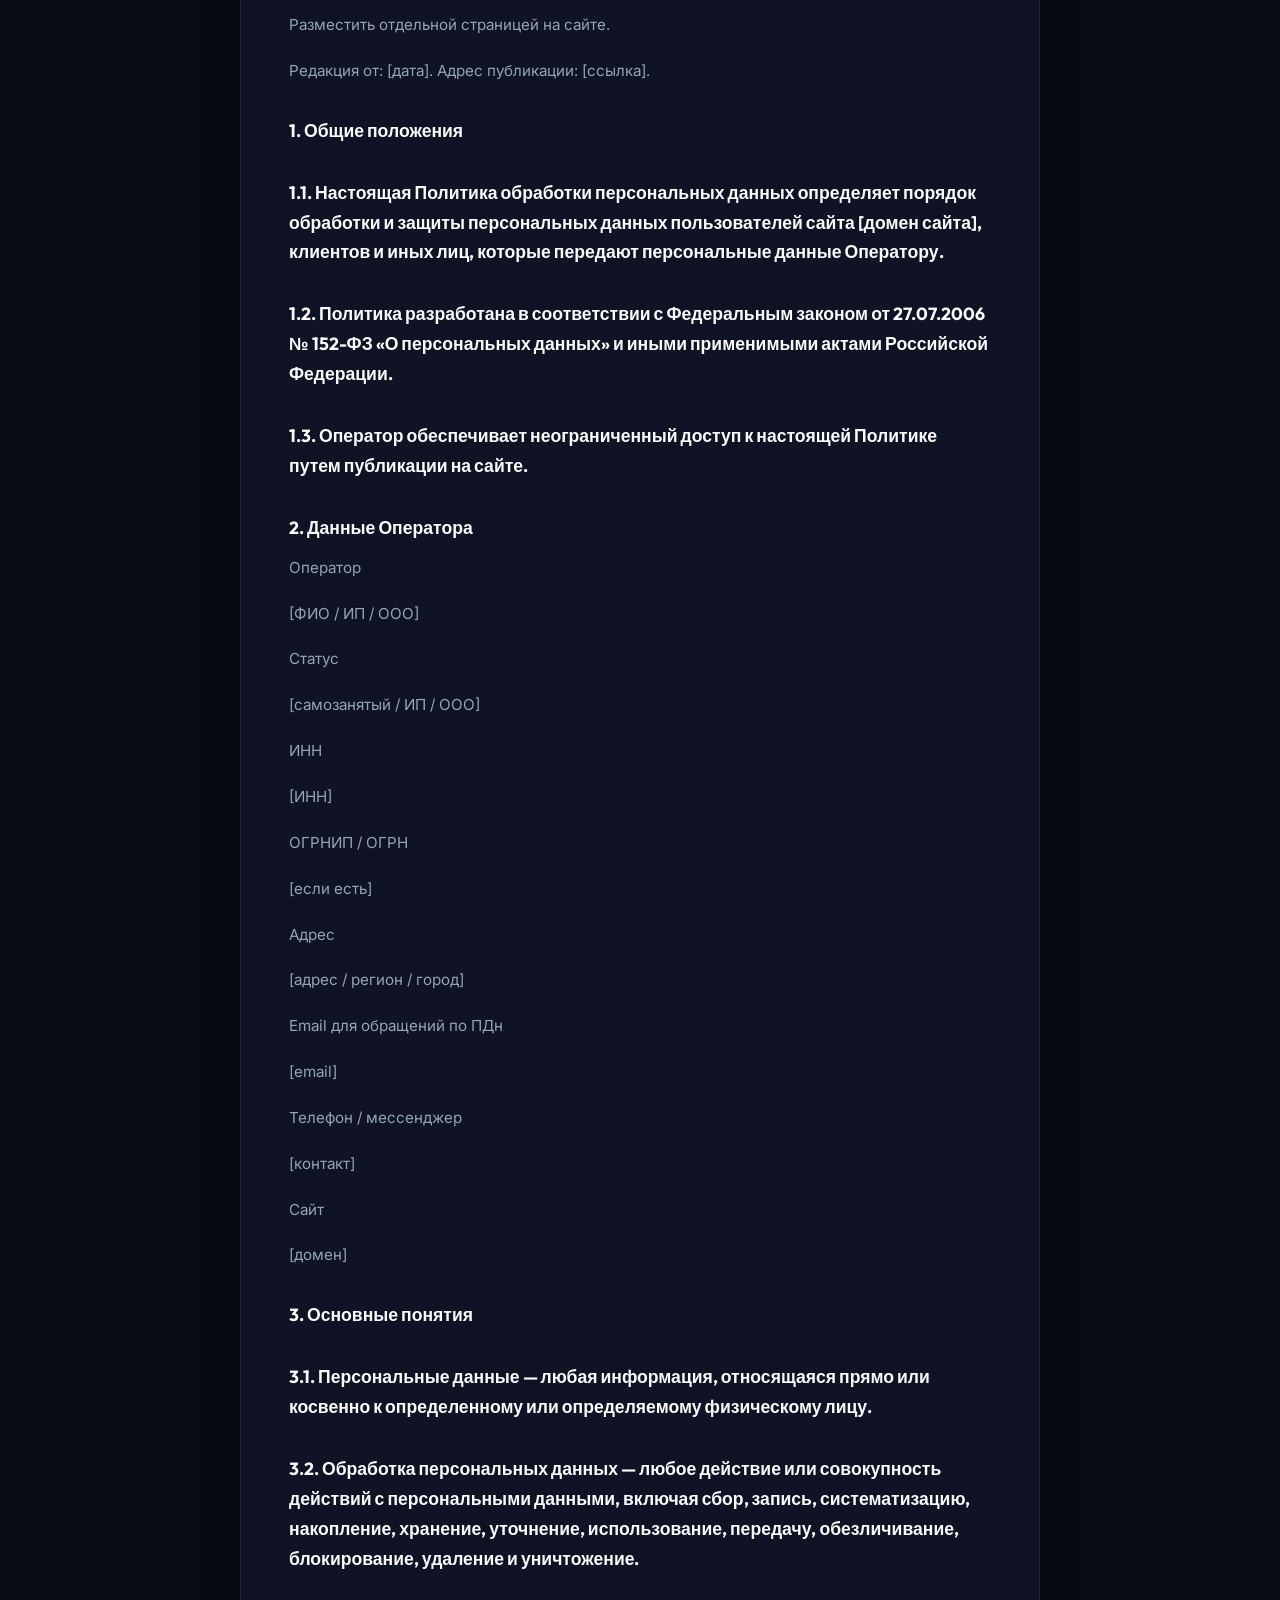
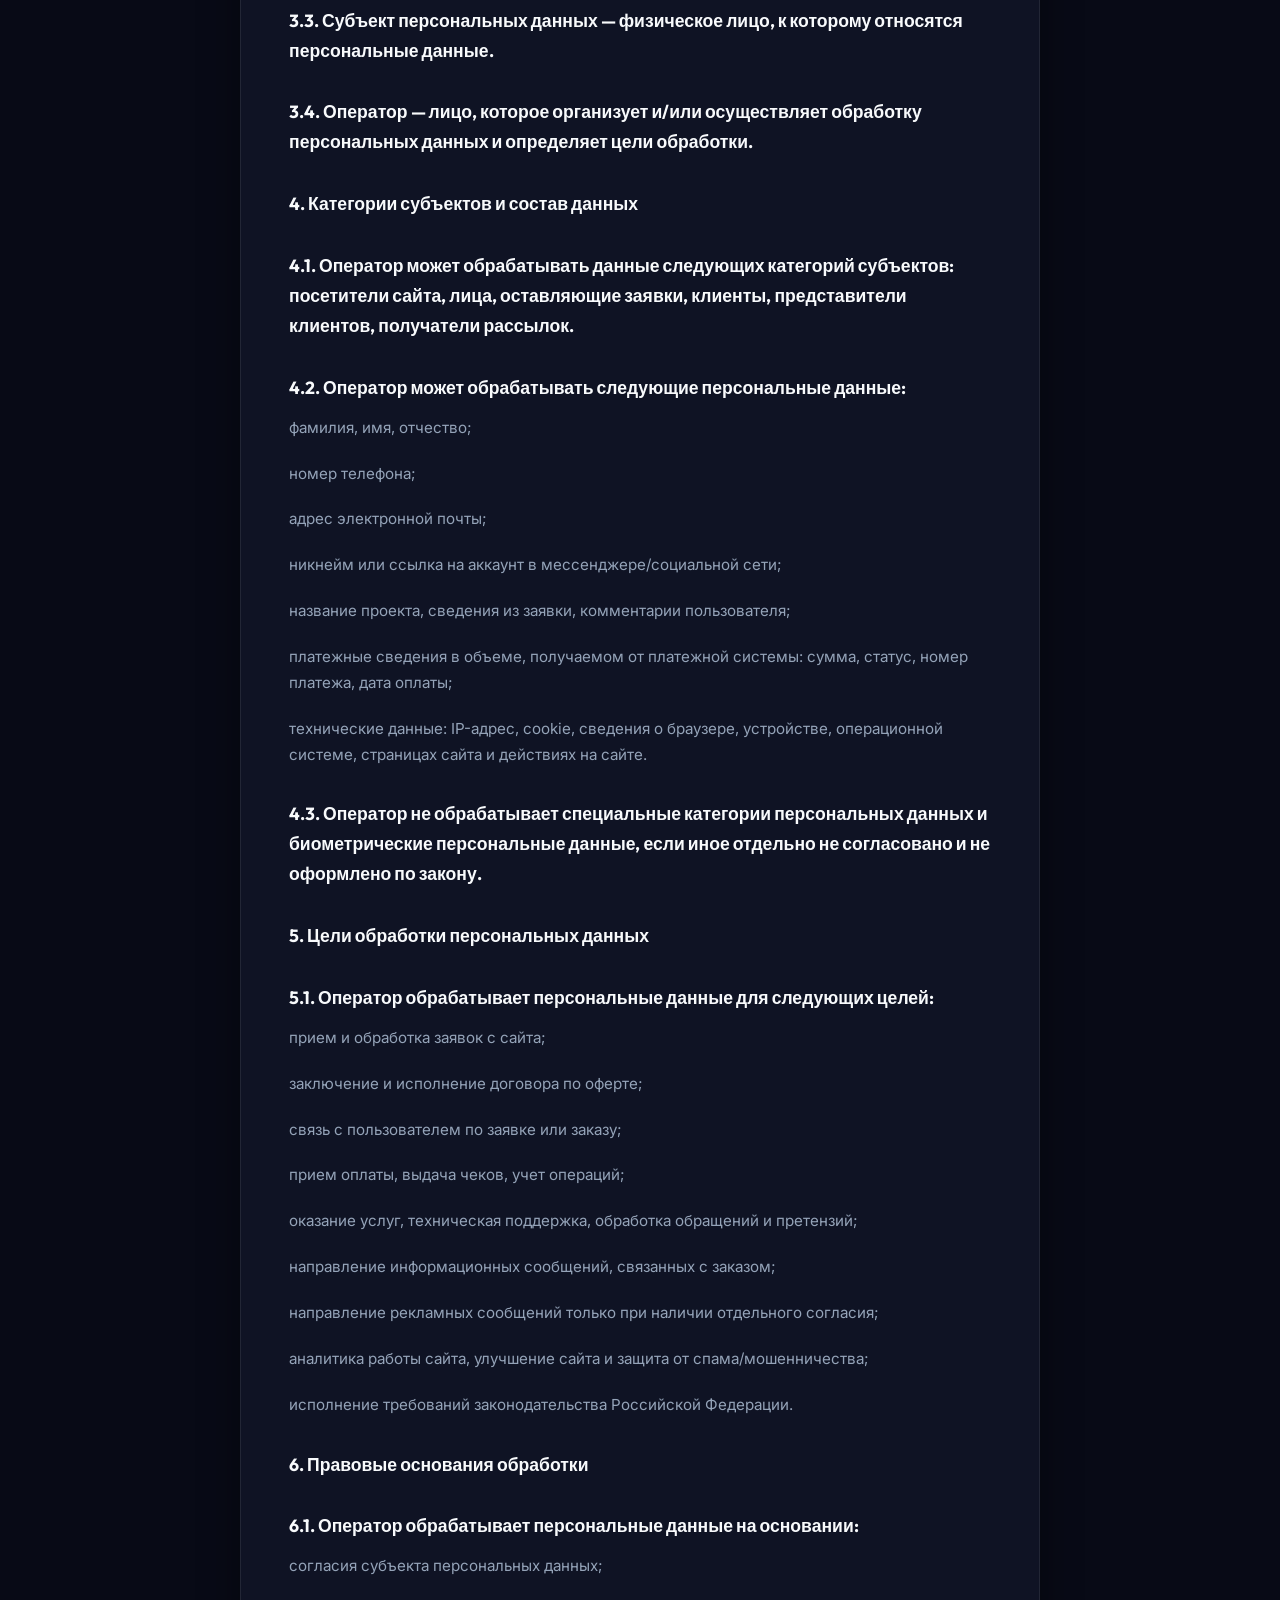
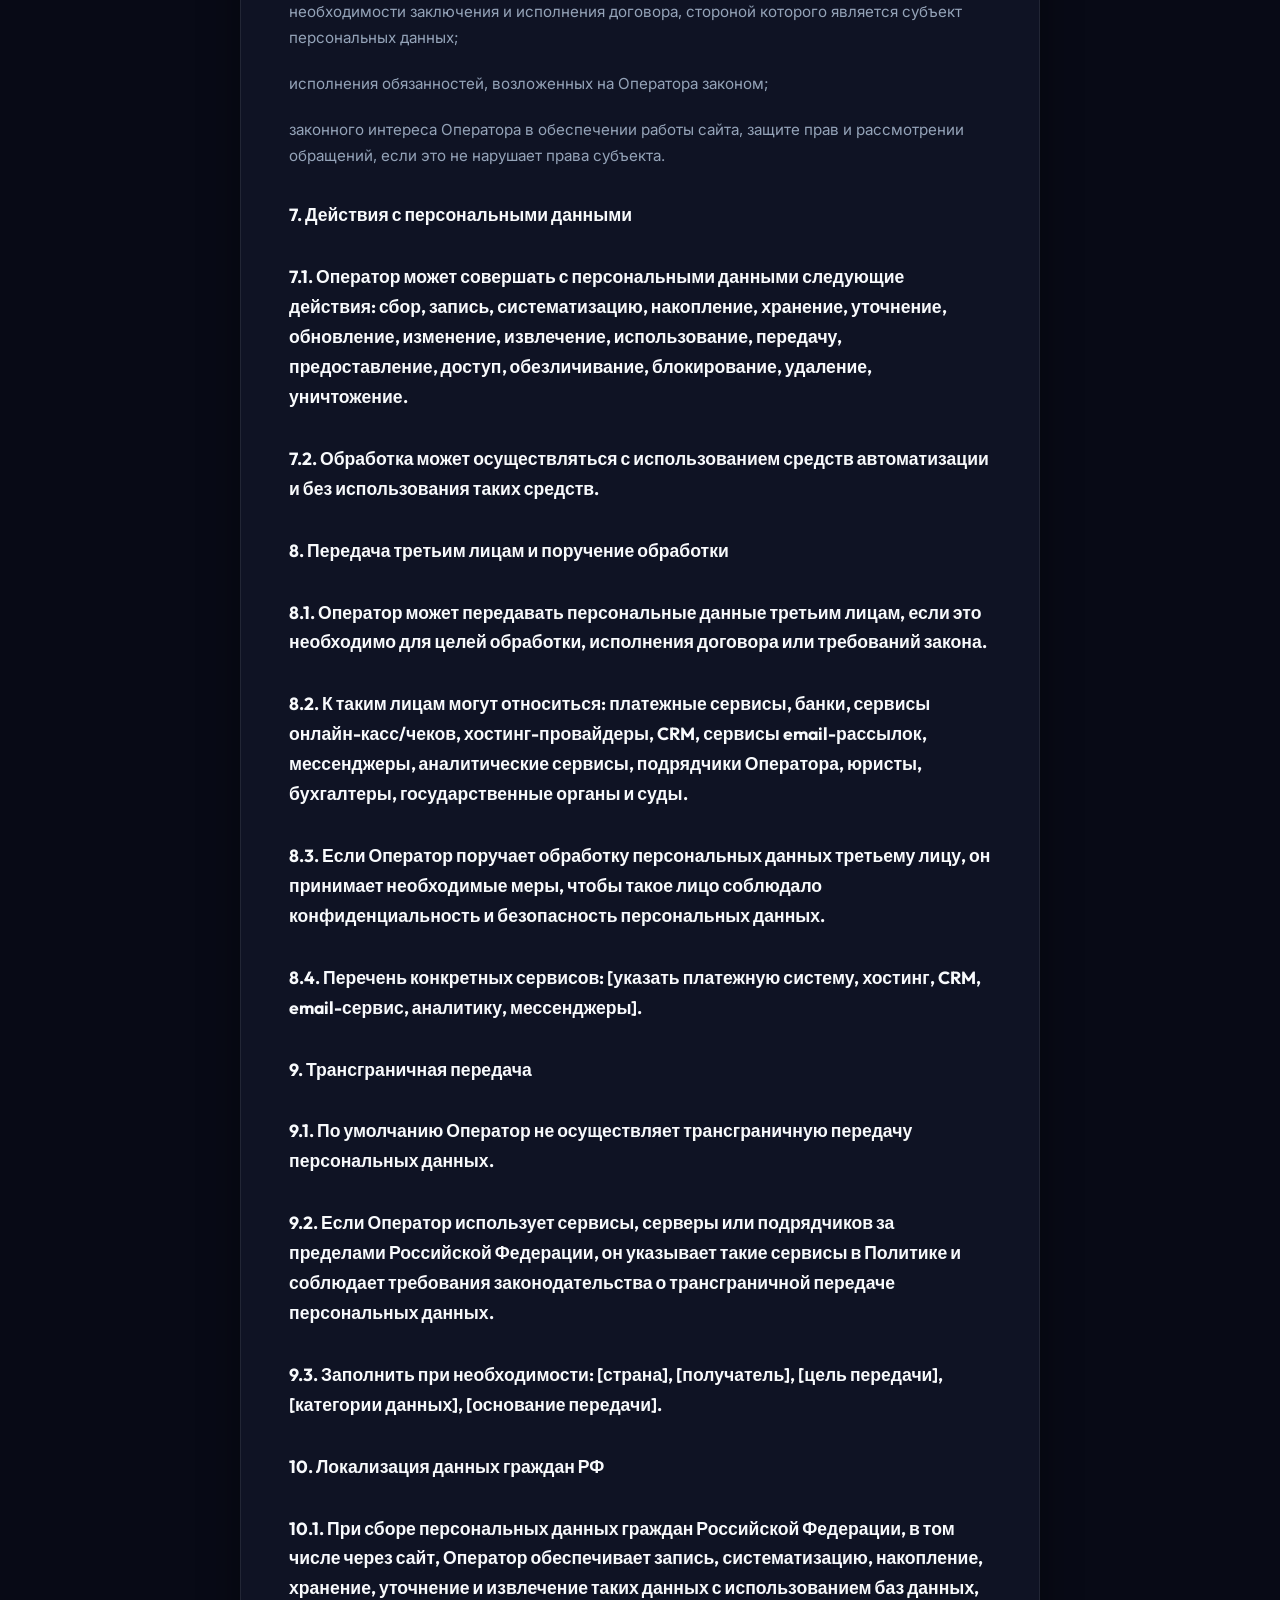
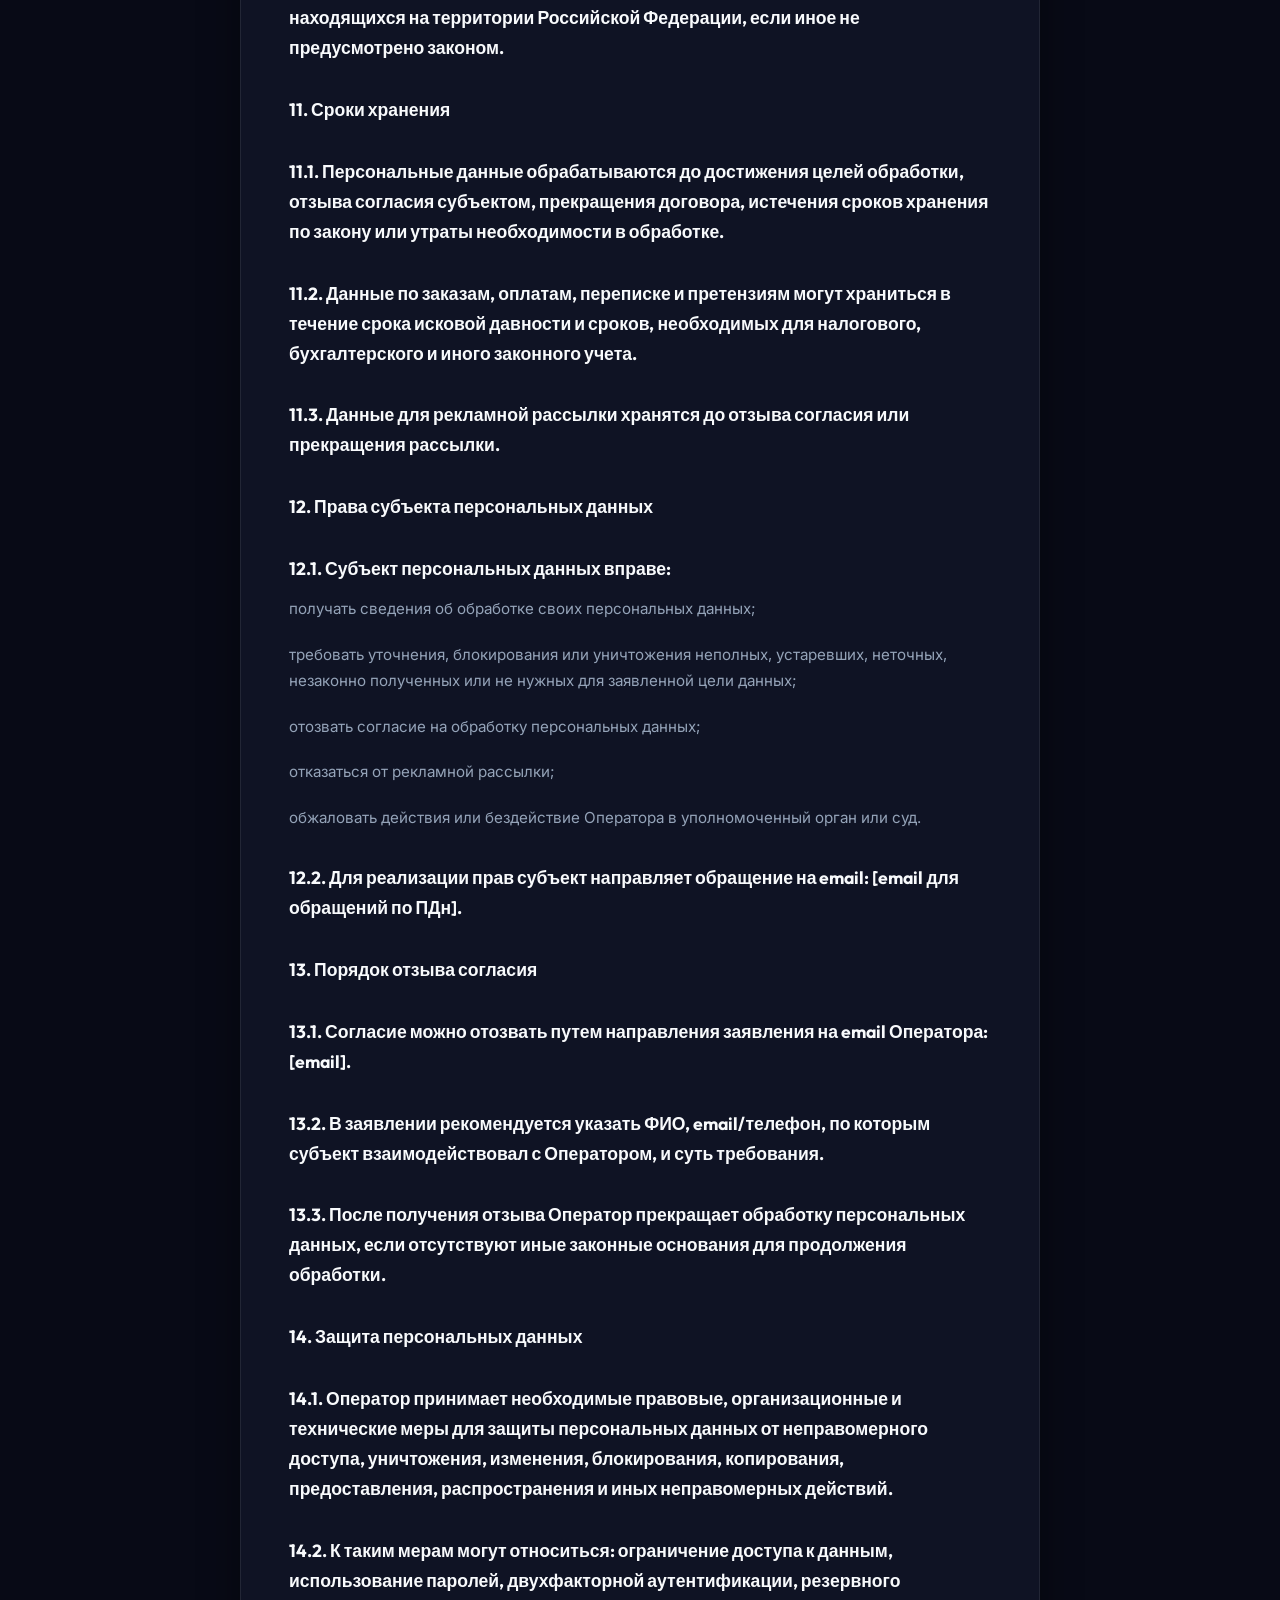
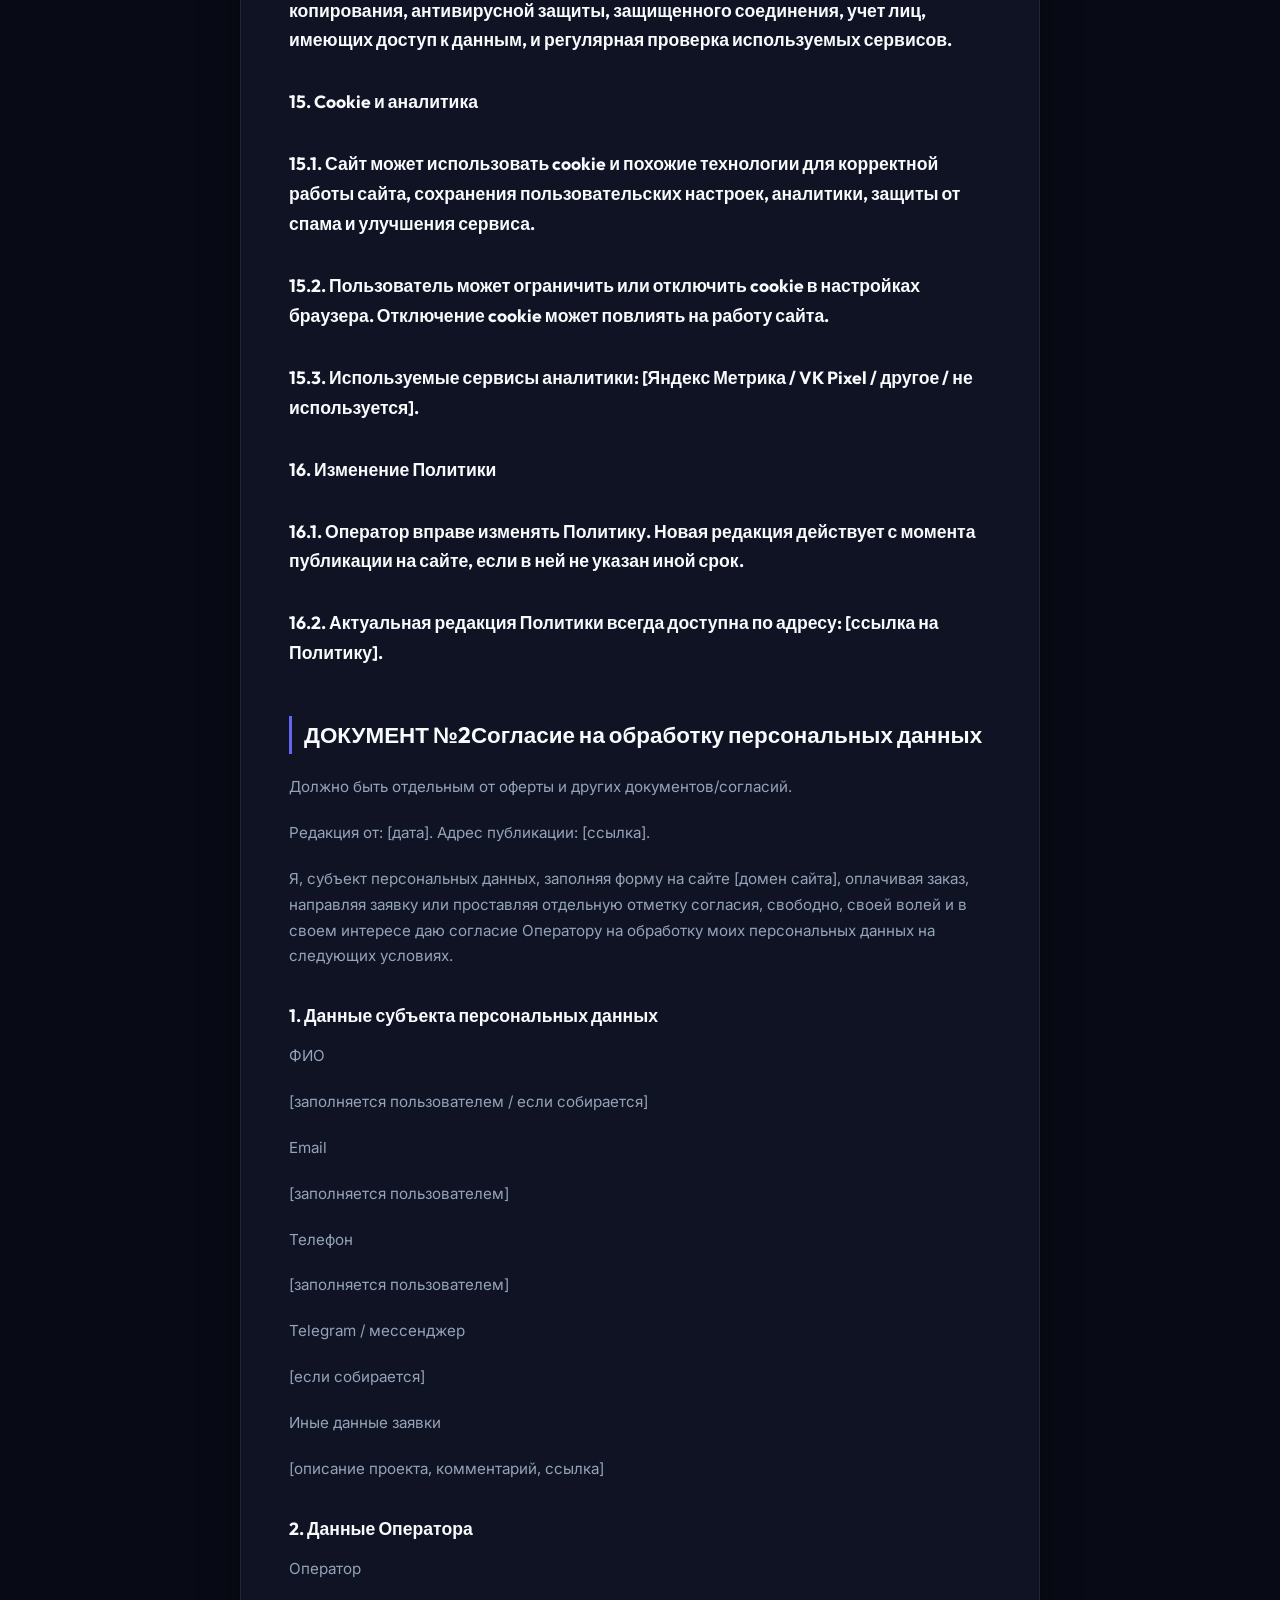
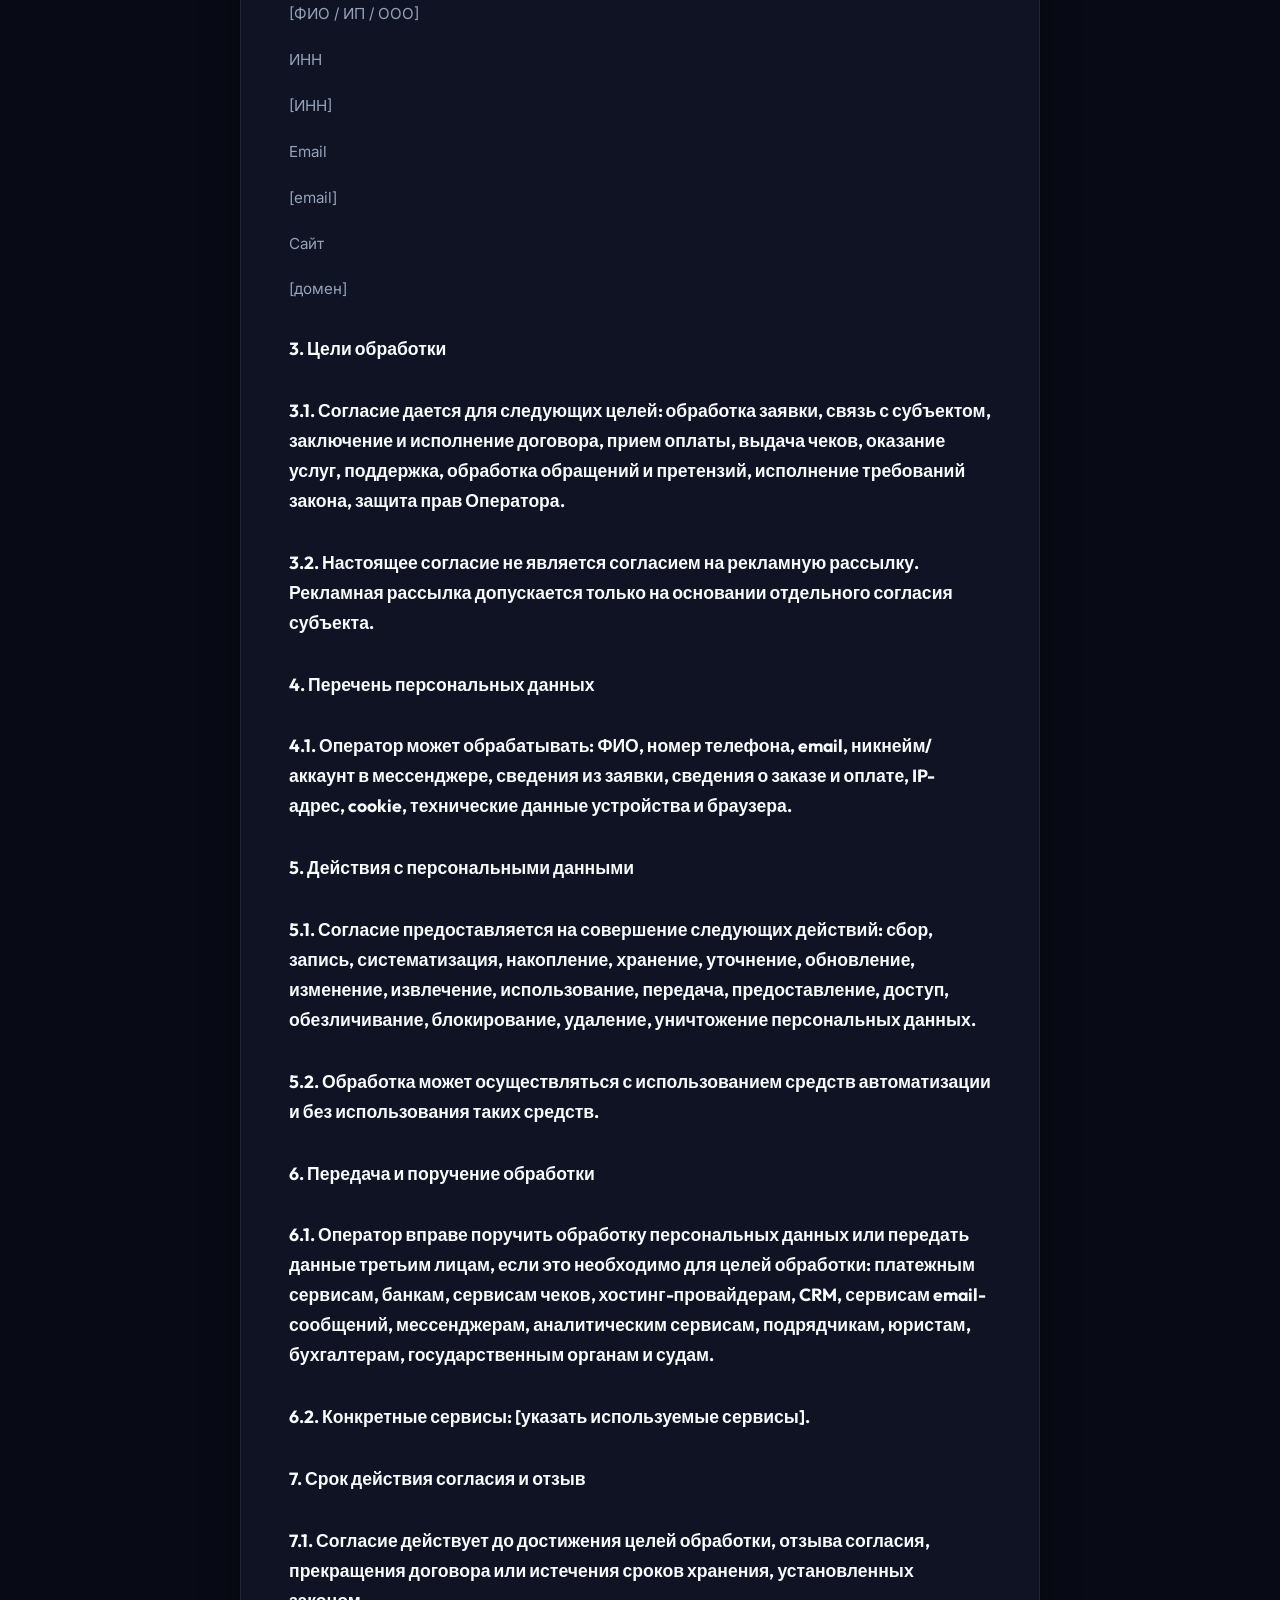
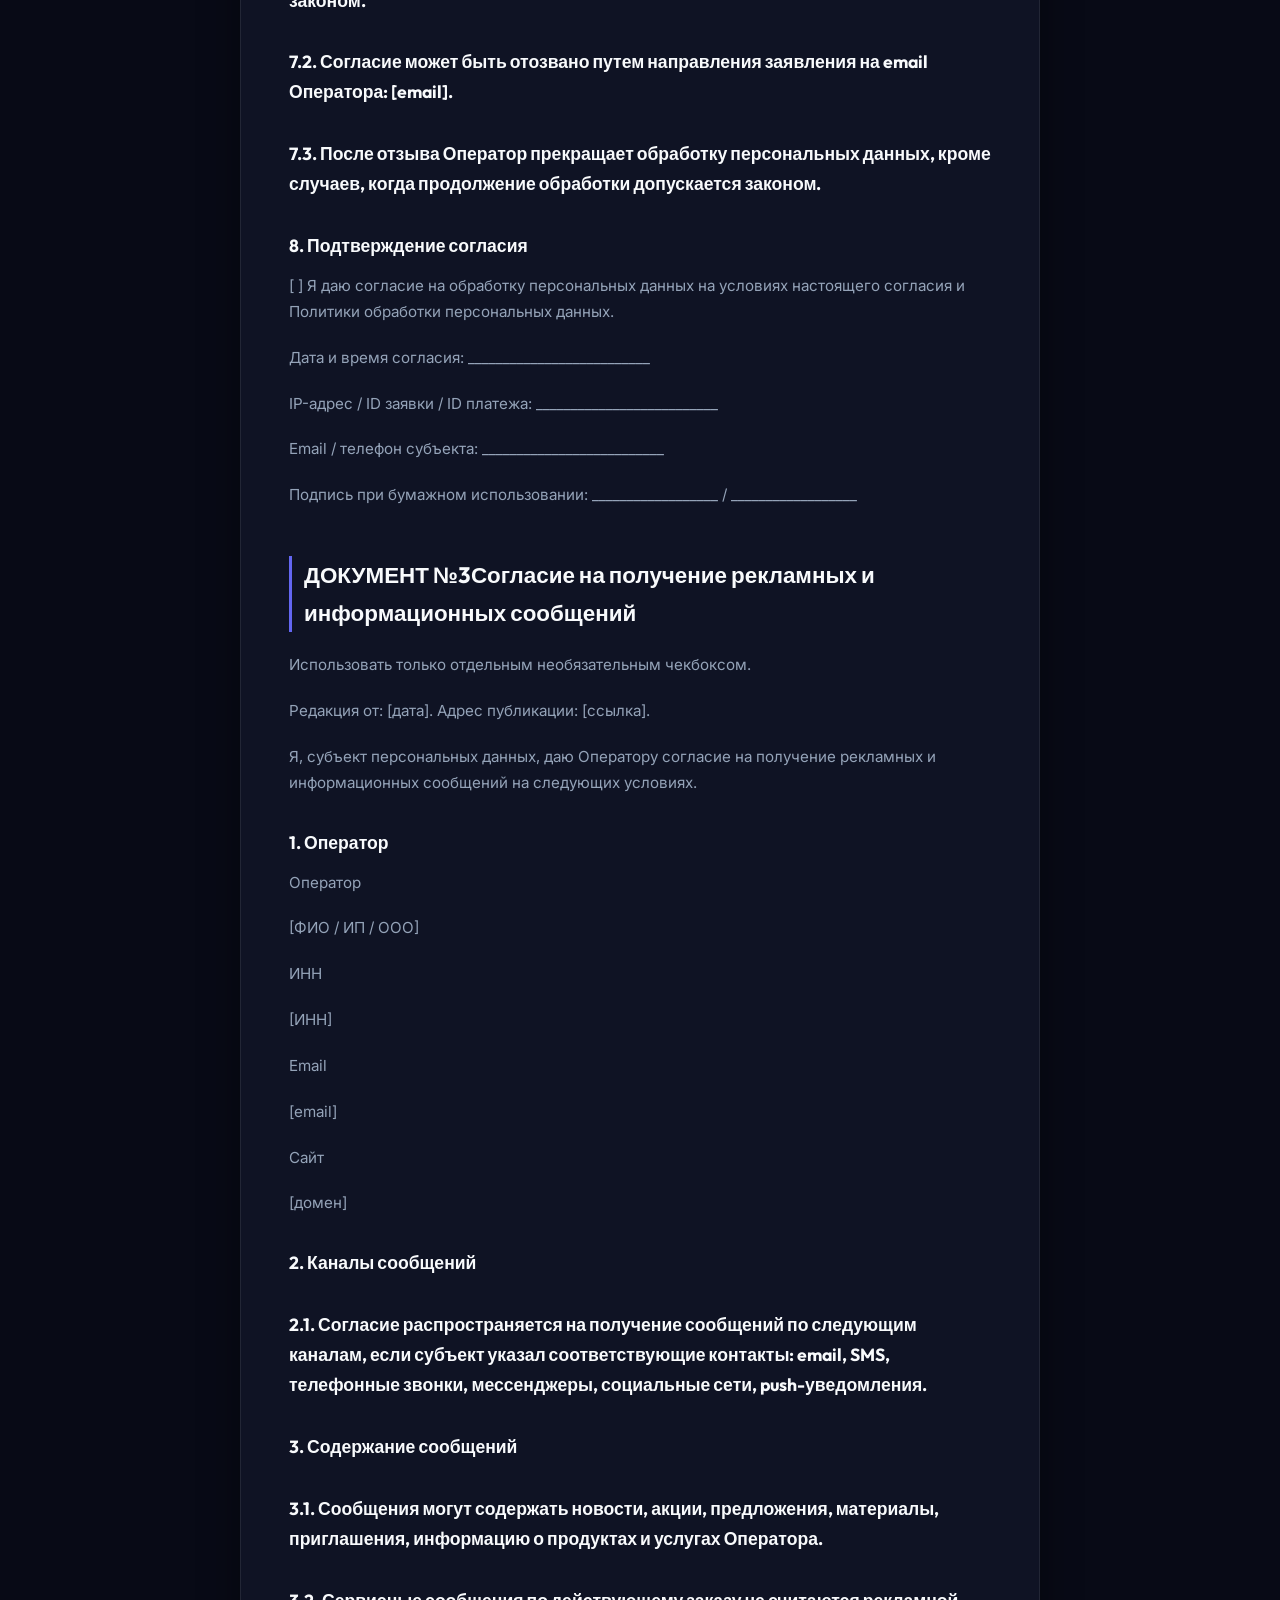
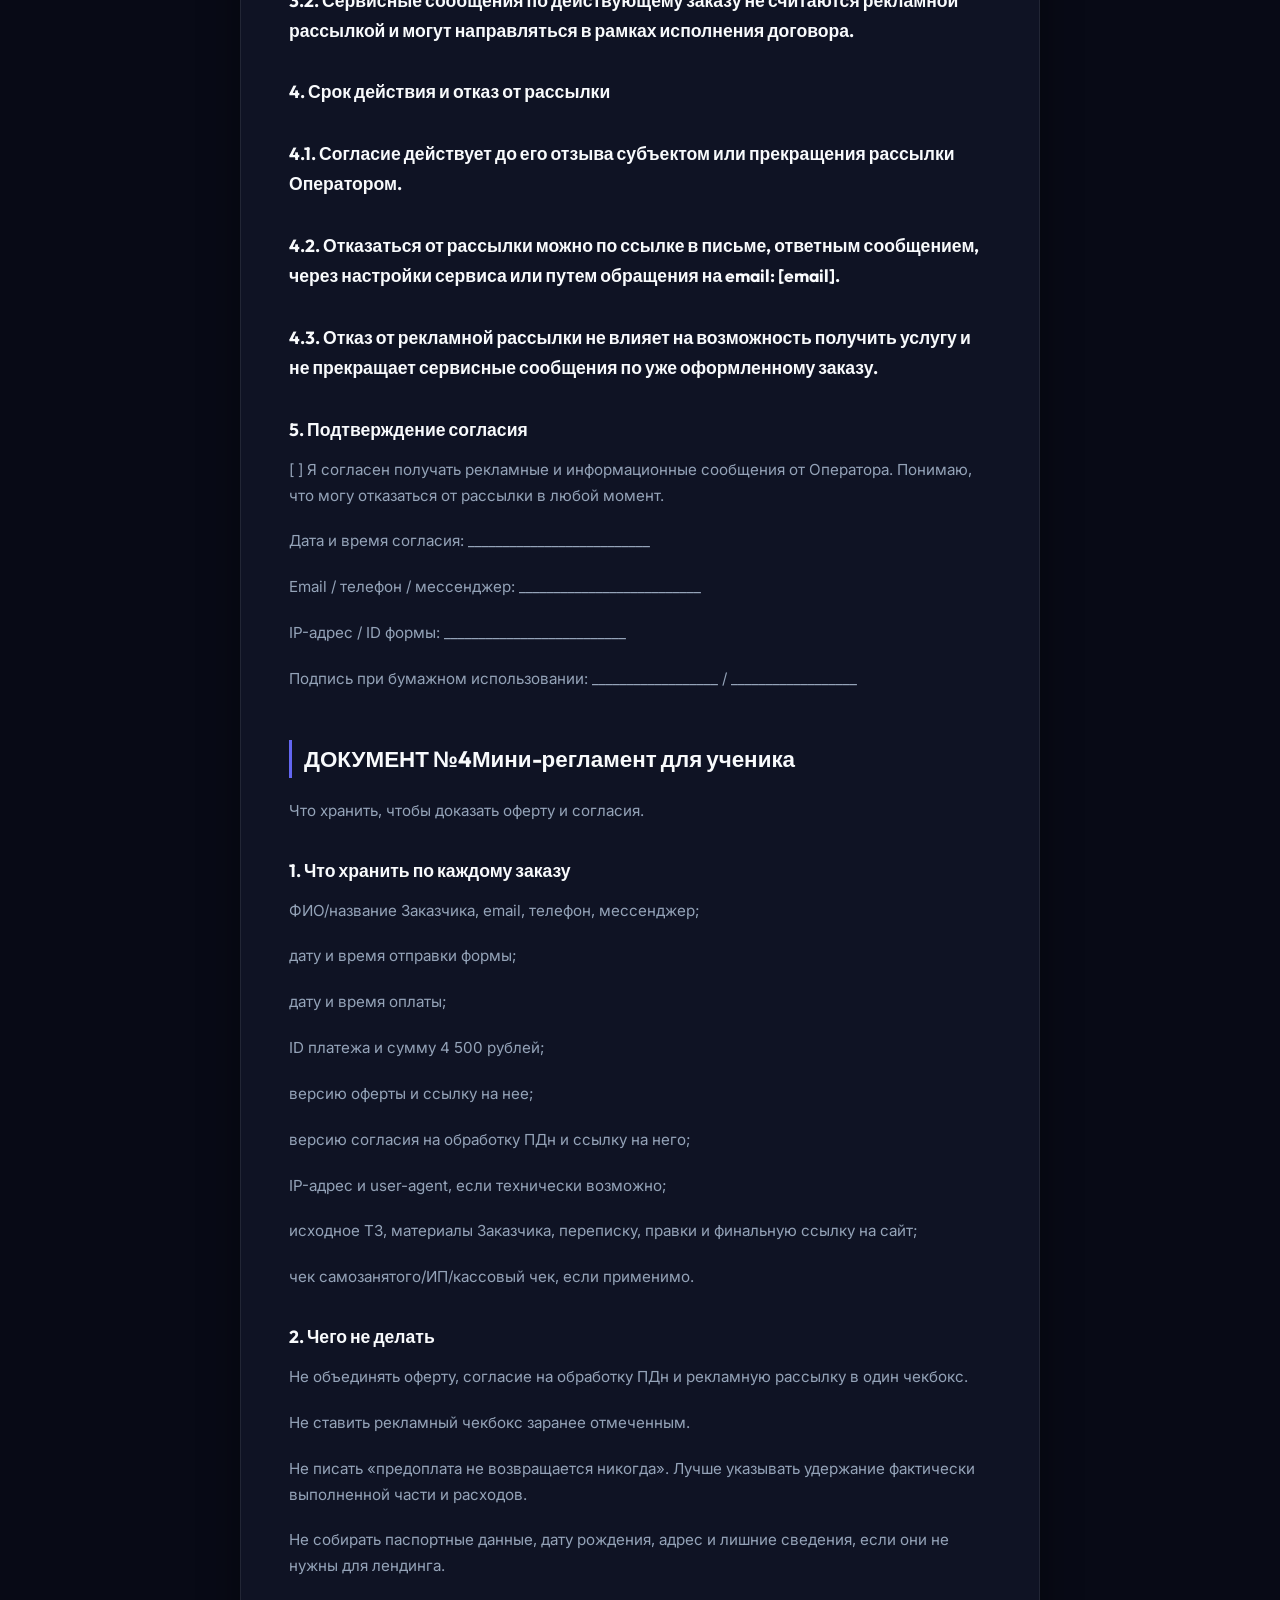
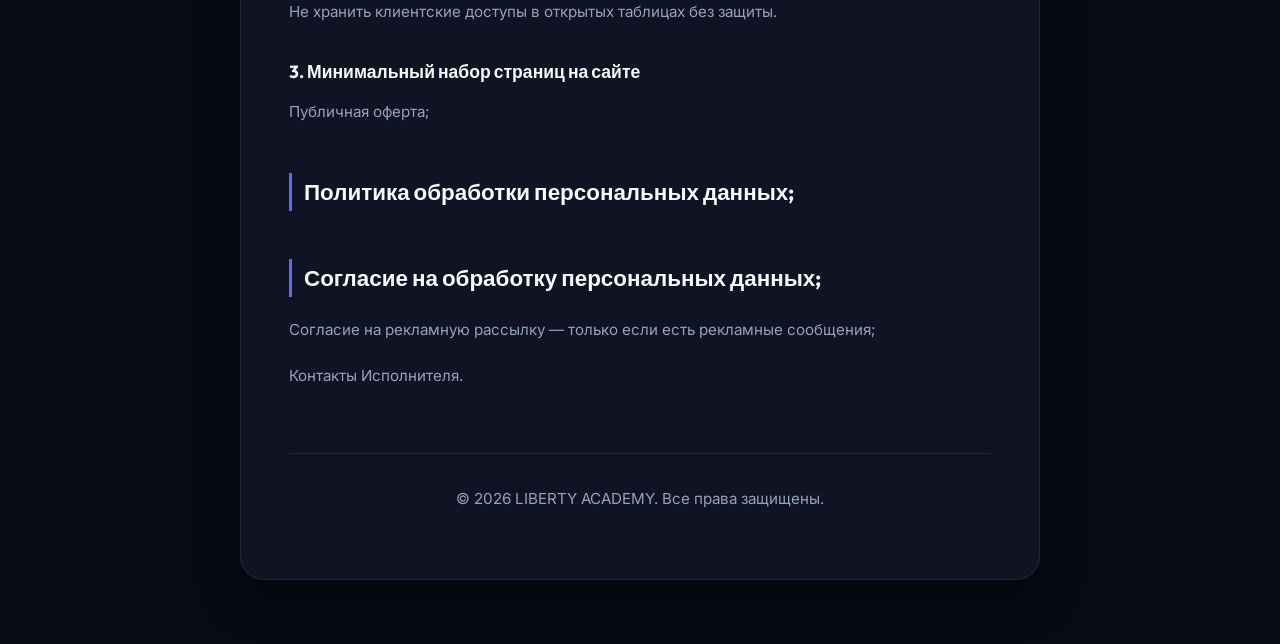
<file: privacy.html>
<!DOCTYPE html>
<html lang="ru">
<head>
    <meta charset="UTF-8">
    <meta name="viewport" content="width=device-width, initial-scale=1.0">
    <title>Политика конфиденциальности и согласия | MIKA</title>
    <link rel="preconnect" href="https://fonts.googleapis.com">
    <link rel="preconnect" href="https://fonts.gstatic.com" crossorigin>
    <link href="https://fonts.googleapis.com/css2?family=Inter:wght@300;400;500;600;700&family=Outfit:wght@400;500;600;700;800&display=swap" rel="stylesheet">
    <style>
        :root {
            --bg: #080a16;
            --surface: #0f1324;
            --primary: #6366f1;
            --ink: #f8fafc;
            --muted: #94a3b8;
            --border: rgba(255, 255, 255, 0.08);
        }
        
        * {
            box-sizing: border-box;
            margin: 0;
            padding: 0;
        }
        
        body {
            background-color: var(--bg);
            color: var(--ink);
            font-family: 'Inter', sans-serif;
            line-height: 1.7;
            padding: 4rem 2rem;
        }
        
        .privacy-container {
            max-width: 800px;
            margin: 0 auto;
            background: var(--surface);
            border: 1px solid var(--border);
            border-radius: 24px;
            padding: 3rem;
            box-shadow: 0 20px 40px rgba(0,0,0,0.4);
        }
        
        header {
            margin-bottom: 3rem;
            border-bottom: 1px solid var(--border);
            padding-bottom: 2rem;
            text-align: center;
        }
        
        .back-btn {
            display: inline-block;
            color: var(--primary);
            text-decoration: none;
            font-size: 0.85rem;
            font-weight: 600;
            margin-bottom: 1.5rem;
            text-transform: uppercase;
            letter-spacing: 0.05em;
        }
        
        .back-btn:hover {
            text-decoration: underline;
        }
        
        h1 {
            font-family: 'Outfit', sans-serif;
            font-size: 2rem;
            font-weight: 800;
            color: var(--ink);
            margin-bottom: 0.5rem;
        }
        
        h2 {
            font-family: 'Outfit', sans-serif;
            font-size: 1.4rem;
            font-weight: 700;
            color: var(--ink);
            margin-top: 3rem;
            margin-bottom: 1.25rem;
            border-left: 3px solid var(--primary);
            padding-left: 0.75rem;
        }
        
        h3 {
            font-family: 'Outfit', sans-serif;
            font-size: 1.1rem;
            font-weight: 700;
            color: var(--ink);
            margin-top: 2rem;
            margin-bottom: 0.75rem;
        }
        
        p {
            font-size: 0.95rem;
            color: var(--muted);
            margin-bottom: 1.25rem;
        }
        
        ul {
            margin-left: 1.5rem;
            margin-bottom: 1.5rem;
            color: var(--muted);
            font-size: 0.95rem;
        }
        
        li {
            margin-bottom: 0.5rem;
        }
        
        footer {
            margin-top: 4rem;
            border-top: 1px solid var(--border);
            padding-top: 2rem;
            text-align: center;
            font-size: 0.8rem;
            color: var(--muted);
        }
    </style>
</head>
<body>
    <div class="privacy-container">
        <header>
            <a href="index.html" class="back-btn">← На главную</a>
            <h1>Правовые документы — LIBERTY ACADEMY</h1>
            <p>Политика конфиденциальности и согласия на обработку персональных данных</p>
        </header>
        
        <main>
            <p>КОМПЛЕКТ ДОКУМЕНТОВпо персональным данным для сайта</p>
<h2>Политика обработки ПДн + согласие на обработку ПДн + согласие на рекламную рассылку. Актуально на 27.06.2026.</h2>
<p>Важно перед публикацией:Заполните все поля в квадратных скобках. Согласие на обработку персональных данных должно быть отдельным документом/экраном/чекбоксом от оферты и других согласий. Рекламная рассылка — отдельное необязательное согласие. Если вы реально собираете данные через сайт, проверьте вопрос уведомления Роскомнадзора и используемые сервисы хранения данных.</p>
<p>Как использовать комплект на сайте</p>
<p>Разместите Политику обработки персональных данных отдельной страницей: [домен]/privacy или [домен]/personal-data-policy.</p>
<p>Перед отправкой формы поставьте отдельный чекбокс согласия на обработку персональных данных со ссылкой на отдельное согласие и Политику.</p>
<p>Перед оплатой поставьте отдельный чекбокс принятия оферты.</p>
<p>Если планируете рекламные письма, сообщения в мессенджерах или SMS, поставьте отдельный необязательный чекбокс на рекламную рассылку. Не делайте его заранее отмеченным.</p>
<p>Сохраняйте доказательства согласий: ФИО/email/телефон, дату и время, IP, текст согласия, версию документа, страницу/форму, ID заявки или платежа.</p>
<p>Рекомендуемые тексты чекбоксов</p>
<p>Для формы заявки / оплаты:</p>
<p>[ ] Я даю согласие на обработку персональных данных на условиях Согласия на обработку персональных данных и Политики обработки персональных данных.</p>
<p>[ ] Я принимаю условия Публичной оферты.</p>
<p>[ ] Я согласен получать рекламные и информационные сообщения. Могу отказаться от рассылки в любой момент. Необязательный чекбокс, не ставить заранее отмеченным.</p>
<p>Для cookie-баннера:</p>
<p>Сайт использует cookie и похожие технологии для работы сайта, аналитики и улучшения сервиса. Продолжая пользоваться сайтом или нажимая «Принять», вы соглашаетесь с обработкой cookie в соответствии с Политикой обработки персональных данных. [Принять] [Настройки]</p>
<h2>ДОКУМЕНТ №1Политика обработки персональных данных</h2>
<p>Разместить отдельной страницей на сайте.</p>
<p>Редакция от: [дата]. Адрес публикации: [ссылка].</p>
<h3>1. Общие положения</h3>
<h3>1.1. Настоящая Политика обработки персональных данных определяет порядок обработки и защиты персональных данных пользователей сайта [домен сайта], клиентов и иных лиц, которые передают персональные данные Оператору.</h3>
<h3>1.2. Политика разработана в соответствии с Федеральным законом от 27.07.2006 № 152-ФЗ «О персональных данных» и иными применимыми актами Российской Федерации.</h3>
<h3>1.3. Оператор обеспечивает неограниченный доступ к настоящей Политике путем публикации на сайте.</h3>
<h3>2. Данные Оператора</h3>
<p>Оператор</p>
<p>[ФИО / ИП / ООО]</p>
<p>Статус</p>
<p>[самозанятый / ИП / ООО]</p>
<p>ИНН</p>
<p>[ИНН]</p>
<p>ОГРНИП / ОГРН</p>
<p>[если есть]</p>
<p>Адрес</p>
<p>[адрес / регион / город]</p>
<p>Email для обращений по ПДн</p>
<p>[email]</p>
<p>Телефон / мессенджер</p>
<p>[контакт]</p>
<p>Сайт</p>
<p>[домен]</p>
<h3>3. Основные понятия</h3>
<h3>3.1. Персональные данные — любая информация, относящаяся прямо или косвенно к определенному или определяемому физическому лицу.</h3>
<h3>3.2. Обработка персональных данных — любое действие или совокупность действий с персональными данными, включая сбор, запись, систематизацию, накопление, хранение, уточнение, использование, передачу, обезличивание, блокирование, удаление и уничтожение.</h3>
<h3>3.3. Субъект персональных данных — физическое лицо, к которому относятся персональные данные.</h3>
<h3>3.4. Оператор — лицо, которое организует и/или осуществляет обработку персональных данных и определяет цели обработки.</h3>
<h3>4. Категории субъектов и состав данных</h3>
<h3>4.1. Оператор может обрабатывать данные следующих категорий субъектов: посетители сайта, лица, оставляющие заявки, клиенты, представители клиентов, получатели рассылок.</h3>
<h3>4.2. Оператор может обрабатывать следующие персональные данные:</h3>
<p>фамилия, имя, отчество;</p>
<p>номер телефона;</p>
<p>адрес электронной почты;</p>
<p>никнейм или ссылка на аккаунт в мессенджере/социальной сети;</p>
<p>название проекта, сведения из заявки, комментарии пользователя;</p>
<p>платежные сведения в объеме, получаемом от платежной системы: сумма, статус, номер платежа, дата оплаты;</p>
<p>технические данные: IP-адрес, cookie, сведения о браузере, устройстве, операционной системе, страницах сайта и действиях на сайте.</p>
<h3>4.3. Оператор не обрабатывает специальные категории персональных данных и биометрические персональные данные, если иное отдельно не согласовано и не оформлено по закону.</h3>
<h3>5. Цели обработки персональных данных</h3>
<h3>5.1. Оператор обрабатывает персональные данные для следующих целей:</h3>
<p>прием и обработка заявок с сайта;</p>
<p>заключение и исполнение договора по оферте;</p>
<p>связь с пользователем по заявке или заказу;</p>
<p>прием оплаты, выдача чеков, учет операций;</p>
<p>оказание услуг, техническая поддержка, обработка обращений и претензий;</p>
<p>направление информационных сообщений, связанных с заказом;</p>
<p>направление рекламных сообщений только при наличии отдельного согласия;</p>
<p>аналитика работы сайта, улучшение сайта и защита от спама/мошенничества;</p>
<p>исполнение требований законодательства Российской Федерации.</p>
<h3>6. Правовые основания обработки</h3>
<h3>6.1. Оператор обрабатывает персональные данные на основании:</h3>
<p>согласия субъекта персональных данных;</p>
<p>необходимости заключения и исполнения договора, стороной которого является субъект персональных данных;</p>
<p>исполнения обязанностей, возложенных на Оператора законом;</p>
<p>законного интереса Оператора в обеспечении работы сайта, защите прав и рассмотрении обращений, если это не нарушает права субъекта.</p>
<h3>7. Действия с персональными данными</h3>
<h3>7.1. Оператор может совершать с персональными данными следующие действия: сбор, запись, систематизацию, накопление, хранение, уточнение, обновление, изменение, извлечение, использование, передачу, предоставление, доступ, обезличивание, блокирование, удаление, уничтожение.</h3>
<h3>7.2. Обработка может осуществляться с использованием средств автоматизации и без использования таких средств.</h3>
<h3>8. Передача третьим лицам и поручение обработки</h3>
<h3>8.1. Оператор может передавать персональные данные третьим лицам, если это необходимо для целей обработки, исполнения договора или требований закона.</h3>
<h3>8.2. К таким лицам могут относиться: платежные сервисы, банки, сервисы онлайн-касс/чеков, хостинг-провайдеры, CRM, сервисы email-рассылок, мессенджеры, аналитические сервисы, подрядчики Оператора, юристы, бухгалтеры, государственные органы и суды.</h3>
<h3>8.3. Если Оператор поручает обработку персональных данных третьему лицу, он принимает необходимые меры, чтобы такое лицо соблюдало конфиденциальность и безопасность персональных данных.</h3>
<h3>8.4. Перечень конкретных сервисов: [указать платежную систему, хостинг, CRM, email-сервис, аналитику, мессенджеры].</h3>
<h3>9. Трансграничная передача</h3>
<h3>9.1. По умолчанию Оператор не осуществляет трансграничную передачу персональных данных.</h3>
<h3>9.2. Если Оператор использует сервисы, серверы или подрядчиков за пределами Российской Федерации, он указывает такие сервисы в Политике и соблюдает требования законодательства о трансграничной передаче персональных данных.</h3>
<h3>9.3. Заполнить при необходимости: [страна], [получатель], [цель передачи], [категории данных], [основание передачи].</h3>
<h3>10. Локализация данных граждан РФ</h3>
<h3>10.1. При сборе персональных данных граждан Российской Федерации, в том числе через сайт, Оператор обеспечивает запись, систематизацию, накопление, хранение, уточнение и извлечение таких данных с использованием баз данных, находящихся на территории Российской Федерации, если иное не предусмотрено законом.</h3>
<h3>11. Сроки хранения</h3>
<h3>11.1. Персональные данные обрабатываются до достижения целей обработки, отзыва согласия субъектом, прекращения договора, истечения сроков хранения по закону или утраты необходимости в обработке.</h3>
<h3>11.2. Данные по заказам, оплатам, переписке и претензиям могут храниться в течение срока исковой давности и сроков, необходимых для налогового, бухгалтерского и иного законного учета.</h3>
<h3>11.3. Данные для рекламной рассылки хранятся до отзыва согласия или прекращения рассылки.</h3>
<h3>12. Права субъекта персональных данных</h3>
<h3>12.1. Субъект персональных данных вправе:</h3>
<p>получать сведения об обработке своих персональных данных;</p>
<p>требовать уточнения, блокирования или уничтожения неполных, устаревших, неточных, незаконно полученных или не нужных для заявленной цели данных;</p>
<p>отозвать согласие на обработку персональных данных;</p>
<p>отказаться от рекламной рассылки;</p>
<p>обжаловать действия или бездействие Оператора в уполномоченный орган или суд.</p>
<h3>12.2. Для реализации прав субъект направляет обращение на email: [email для обращений по ПДн].</h3>
<h3>13. Порядок отзыва согласия</h3>
<h3>13.1. Согласие можно отозвать путем направления заявления на email Оператора: [email].</h3>
<h3>13.2. В заявлении рекомендуется указать ФИО, email/телефон, по которым субъект взаимодействовал с Оператором, и суть требования.</h3>
<h3>13.3. После получения отзыва Оператор прекращает обработку персональных данных, если отсутствуют иные законные основания для продолжения обработки.</h3>
<h3>14. Защита персональных данных</h3>
<h3>14.1. Оператор принимает необходимые правовые, организационные и технические меры для защиты персональных данных от неправомерного доступа, уничтожения, изменения, блокирования, копирования, предоставления, распространения и иных неправомерных действий.</h3>
<h3>14.2. К таким мерам могут относиться: ограничение доступа к данным, использование паролей, двухфакторной аутентификации, резервного копирования, антивирусной защиты, защищенного соединения, учет лиц, имеющих доступ к данным, и регулярная проверка используемых сервисов.</h3>
<h3>15. Cookie и аналитика</h3>
<h3>15.1. Сайт может использовать cookie и похожие технологии для корректной работы сайта, сохранения пользовательских настроек, аналитики, защиты от спама и улучшения сервиса.</h3>
<h3>15.2. Пользователь может ограничить или отключить cookie в настройках браузера. Отключение cookie может повлиять на работу сайта.</h3>
<h3>15.3. Используемые сервисы аналитики: [Яндекс Метрика / VK Pixel / другое / не используется].</h3>
<h3>16. Изменение Политики</h3>
<h3>16.1. Оператор вправе изменять Политику. Новая редакция действует с момента публикации на сайте, если в ней не указан иной срок.</h3>
<h3>16.2. Актуальная редакция Политики всегда доступна по адресу: [ссылка на Политику].</h3>
<h2>ДОКУМЕНТ №2Согласие на обработку персональных данных</h2>
<p>Должно быть отдельным от оферты и других документов/согласий.</p>
<p>Редакция от: [дата]. Адрес публикации: [ссылка].</p>
<p>Я, субъект персональных данных, заполняя форму на сайте [домен сайта], оплачивая заказ, направляя заявку или проставляя отдельную отметку согласия, свободно, своей волей и в своем интересе даю согласие Оператору на обработку моих персональных данных на следующих условиях.</p>
<h3>1. Данные субъекта персональных данных</h3>
<p>ФИО</p>
<p>[заполняется пользователем / если собирается]</p>
<p>Email</p>
<p>[заполняется пользователем]</p>
<p>Телефон</p>
<p>[заполняется пользователем]</p>
<p>Telegram / мессенджер</p>
<p>[если собирается]</p>
<p>Иные данные заявки</p>
<p>[описание проекта, комментарий, ссылка]</p>
<h3>2. Данные Оператора</h3>
<p>Оператор</p>
<p>[ФИО / ИП / ООО]</p>
<p>ИНН</p>
<p>[ИНН]</p>
<p>Email</p>
<p>[email]</p>
<p>Сайт</p>
<p>[домен]</p>
<h3>3. Цели обработки</h3>
<h3>3.1. Согласие дается для следующих целей: обработка заявки, связь с субъектом, заключение и исполнение договора, прием оплаты, выдача чеков, оказание услуг, поддержка, обработка обращений и претензий, исполнение требований закона, защита прав Оператора.</h3>
<h3>3.2. Настоящее согласие не является согласием на рекламную рассылку. Рекламная рассылка допускается только на основании отдельного согласия субъекта.</h3>
<h3>4. Перечень персональных данных</h3>
<h3>4.1. Оператор может обрабатывать: ФИО, номер телефона, email, никнейм/аккаунт в мессенджере, сведения из заявки, сведения о заказе и оплате, IP-адрес, cookie, технические данные устройства и браузера.</h3>
<h3>5. Действия с персональными данными</h3>
<h3>5.1. Согласие предоставляется на совершение следующих действий: сбор, запись, систематизация, накопление, хранение, уточнение, обновление, изменение, извлечение, использование, передача, предоставление, доступ, обезличивание, блокирование, удаление, уничтожение персональных данных.</h3>
<h3>5.2. Обработка может осуществляться с использованием средств автоматизации и без использования таких средств.</h3>
<h3>6. Передача и поручение обработки</h3>
<h3>6.1. Оператор вправе поручить обработку персональных данных или передать данные третьим лицам, если это необходимо для целей обработки: платежным сервисам, банкам, сервисам чеков, хостинг-провайдерам, CRM, сервисам email-сообщений, мессенджерам, аналитическим сервисам, подрядчикам, юристам, бухгалтерам, государственным органам и судам.</h3>
<h3>6.2. Конкретные сервисы: [указать используемые сервисы].</h3>
<h3>7. Срок действия согласия и отзыв</h3>
<h3>7.1. Согласие действует до достижения целей обработки, отзыва согласия, прекращения договора или истечения сроков хранения, установленных законом.</h3>
<h3>7.2. Согласие может быть отозвано путем направления заявления на email Оператора: [email].</h3>
<h3>7.3. После отзыва Оператор прекращает обработку персональных данных, кроме случаев, когда продолжение обработки допускается законом.</h3>
<h3>8. Подтверждение согласия</h3>
<p>[ ] Я даю согласие на обработку персональных данных на условиях настоящего согласия и Политики обработки персональных данных.</p>
<p>Дата и время согласия: __________________________</p>
<p>IP-адрес / ID заявки / ID платежа: __________________________</p>
<p>Email / телефон субъекта: __________________________</p>
<p>Подпись при бумажном использовании: __________________ / __________________</p>
<h2>ДОКУМЕНТ №3Согласие на получение рекламных и информационных сообщений</h2>
<p>Использовать только отдельным необязательным чекбоксом.</p>
<p>Редакция от: [дата]. Адрес публикации: [ссылка].</p>
<p>Я, субъект персональных данных, даю Оператору согласие на получение рекламных и информационных сообщений на следующих условиях.</p>
<h3>1. Оператор</h3>
<p>Оператор</p>
<p>[ФИО / ИП / ООО]</p>
<p>ИНН</p>
<p>[ИНН]</p>
<p>Email</p>
<p>[email]</p>
<p>Сайт</p>
<p>[домен]</p>
<h3>2. Каналы сообщений</h3>
<h3>2.1. Согласие распространяется на получение сообщений по следующим каналам, если субъект указал соответствующие контакты: email, SMS, телефонные звонки, мессенджеры, социальные сети, push-уведомления.</h3>
<h3>3. Содержание сообщений</h3>
<h3>3.1. Сообщения могут содержать новости, акции, предложения, материалы, приглашения, информацию о продуктах и услугах Оператора.</h3>
<h3>3.2. Сервисные сообщения по действующему заказу не считаются рекламной рассылкой и могут направляться в рамках исполнения договора.</h3>
<h3>4. Срок действия и отказ от рассылки</h3>
<h3>4.1. Согласие действует до его отзыва субъектом или прекращения рассылки Оператором.</h3>
<h3>4.2. Отказаться от рассылки можно по ссылке в письме, ответным сообщением, через настройки сервиса или путем обращения на email: [email].</h3>
<h3>4.3. Отказ от рекламной рассылки не влияет на возможность получить услугу и не прекращает сервисные сообщения по уже оформленному заказу.</h3>
<h3>5. Подтверждение согласия</h3>
<p>[ ] Я согласен получать рекламные и информационные сообщения от Оператора. Понимаю, что могу отказаться от рассылки в любой момент.</p>
<p>Дата и время согласия: __________________________</p>
<p>Email / телефон / мессенджер: __________________________</p>
<p>IP-адрес / ID формы: __________________________</p>
<p>Подпись при бумажном использовании: __________________ / __________________</p>
<h2>ДОКУМЕНТ №4Мини-регламент для ученика</h2>
<p>Что хранить, чтобы доказать оферту и согласия.</p>
<h3>1. Что хранить по каждому заказу</h3>
<p>ФИО/название Заказчика, email, телефон, мессенджер;</p>
<p>дату и время отправки формы;</p>
<p>дату и время оплаты;</p>
<p>ID платежа и сумму 4 500 рублей;</p>
<p>версию оферты и ссылку на нее;</p>
<p>версию согласия на обработку ПДн и ссылку на него;</p>
<p>IP-адрес и user-agent, если технически возможно;</p>
<p>исходное ТЗ, материалы Заказчика, переписку, правки и финальную ссылку на сайт;</p>
<p>чек самозанятого/ИП/кассовый чек, если применимо.</p>
<h3>2. Чего не делать</h3>
<p>Не объединять оферту, согласие на обработку ПДн и рекламную рассылку в один чекбокс.</p>
<p>Не ставить рекламный чекбокс заранее отмеченным.</p>
<p>Не писать «предоплата не возвращается никогда». Лучше указывать удержание фактически выполненной части и расходов.</p>
<p>Не собирать паспортные данные, дату рождения, адрес и лишние сведения, если они не нужны для лендинга.</p>
<p>Не хранить клиентские доступы в открытых таблицах без защиты.</p>
<h3>3. Минимальный набор страниц на сайте</h3>
<p>Публичная оферта;</p>
<h2>Политика обработки персональных данных;</h2>
<h2>Согласие на обработку персональных данных;</h2>
<p>Согласие на рекламную рассылку — только если есть рекламные сообщения;</p>
<p>Контакты Исполнителя.</p>

        </main>
        
        <footer>
            <p>© 2026 LIBERTY ACADEMY. Все права защищены.</p>
        </footer>
    </div>
</body>
</html>
</file>
<file: style.css>
/* ==========================================================================
   Liberty Academy CSS - Luxury Light Theme Redesign
   ========================================================================== */

/* Design Tokens & Theme Variables */
:root {
    --bg-dark: #faf9f6; /* Ivory / Cream White */
    --bg-deep: #ffffff; /* Pure White */
    --bg-glass: rgba(255, 255, 255, 0.85);
    --bg-glass-hover: rgba(255, 255, 255, 0.98);
    --border-color: rgba(181, 148, 91, 0.15); /* Soft Bronze/Gold */
    --border-color-glow: rgba(181, 148, 91, 0.35);
    
    --color-primary: #0f172a; /* Deep Slate / Midnight Black */
    --color-primary-hover: #1e293b;
    --color-primary-glow: rgba(15, 23, 42, 0.05);
    
    --color-accent: #b5945b; /* Champagne Gold / Luxury Bronze */
    --color-accent-hover: #9e7f47;
    --color-accent-glow: rgba(181, 148, 91, 0.15);
    
    --color-text-primary: #0f172a; /* Slate 900 */
    --color-text-secondary: #475569; /* Slate 600 */
    --color-text-muted: #8e9bb0;
    
    --color-green: #047857; /* Dark Emerald for high contrast */
    --color-red: #b91c1c; /* Dark Red for high contrast */
    
    --font-display: 'Playfair Display', Georgia, serif;
    --font-accent: 'Outfit', sans-serif;
    --font-body: 'Inter', sans-serif;
    
    --transition-smooth: all 0.5s cubic-bezier(0.16, 1, 0.3, 1);
    --transition-fast: all 0.25s ease;
    
    --radius-sm: 10px;
    --radius-md: 20px;
    --radius-lg: 30px;
    
    --header-height: 90px;
}

/* Reset & Base Styles */
* {
    margin: 0;
    padding: 0;
    box-sizing: border-box;
}

html {
    scroll-behavior: smooth;
    font-size: 16px;
}

body {
    background-color: var(--bg-dark);
    color: var(--color-text-primary);
    font-family: var(--font-body);
    line-height: 1.6;
    overflow-x: hidden;
    position: relative;
}

body::before {
    content: '';
    position: absolute;
    top: 0;
    left: 0;
    width: 100%;
    height: 100%;
    background-image: 
        radial-gradient(circle at 10% 20%, rgba(181, 148, 91, 0.04) 0%, transparent 40%),
        radial-gradient(circle at 90% 60%, rgba(15, 23, 42, 0.02) 0%, transparent 40%);
    pointer-events: none;
    z-index: -1;
}

/* Custom Scrollbar */
::-webkit-scrollbar {
    width: 8px;
}
::-webkit-scrollbar-track {
    background: var(--bg-dark);
}
::-webkit-scrollbar-thumb {
    background: rgba(181, 148, 91, 0.3);
    border-radius: 10px;
}
::-webkit-scrollbar-thumb:hover {
    background: var(--color-accent);
}

/* Typography */
h1, h2 {
    font-family: var(--font-display);
    font-weight: 600;
    letter-spacing: -0.015em;
    line-height: 1.15;
}

h3, h4 {
    font-family: var(--font-accent);
    font-weight: 700;
    letter-spacing: -0.02em;
    line-height: 1.25;
}

p {
    color: var(--color-text-secondary);
}

a {
    text-decoration: none;
    color: inherit;
    transition: var(--transition-fast);
}

/* Layout Utilities */
.container {
    width: 100%;
    max-width: 1240px;
    margin: 0 auto;
    padding: 0 2rem;
}

.section {
    padding: 8rem 0;
    position: relative;
}

/* Contrast Section Themes (Anti-Monotony) */
.section-dark {
    background-color: #0d1117; /* Deep Slate Midnight */
    color: rgba(255, 255, 255, 0.7);
    position: relative;
}

.section-dark::before {
    content: '';
    position: absolute;
    top: 0;
    left: 0;
    width: 100%;
    height: 100%;
    background-image: 
        radial-gradient(circle at 15% 20%, rgba(181, 148, 91, 0.08) 0%, transparent 45%),
        radial-gradient(circle at 85% 65%, rgba(99, 102, 241, 0.06) 0%, transparent 45%);
    pointer-events: none;
    z-index: 1;
}

.section-dark .section-title {
    color: #ffffff;
}

.section-dark .section-subtitle {
    color: #94a3b8;
}

.section-dark .glass-card,
.section-dark .test-container,
.section-dark .schedule-container,
.section-dark .rate-card {
    background: rgba(22, 27, 34, 0.75) !important;
    border-color: rgba(255, 255, 255, 0.08) !important;
    color: rgba(255, 255, 255, 0.8) !important;
    box-shadow: 0 20px 50px rgba(0, 0, 0, 0.4) !important;
}

.section-dark .glass-card h3,
.section-dark .glass-card h4,
.section-dark .test-container h3,
.section-dark .rate-card h3,
.section-dark .rate-card strong {
    color: #ffffff !important;
}

.section-dark .rate-card-desc,
.section-dark .rate-benefits li {
    color: rgba(255, 255, 255, 0.7) !important;
}

.section-dark .rate-card.featured {
    background: rgba(99, 102, 241, 0.1) !important;
    border-color: var(--color-accent) !important;
    box-shadow: 0 0 40px rgba(181, 148, 91, 0.15), 0 20px 50px rgba(0, 0, 0, 0.5) !important;
}

.section-dark .btn-secondary {
    background: rgba(255, 255, 255, 0.08);
    color: #ffffff;
    border-color: rgba(255, 255, 255, 0.15);
}

.section-dark .btn-secondary:hover {
    background: #ffffff;
    color: #0f172a;
}

.section-accent {
    background: linear-gradient(180deg, #faf9f6 0%, #f3efe6 100%);
    position: relative;
}

/* Program Audience Badges */
.course-badge {
    display: inline-flex;
    align-items: center;
    gap: 4px;
    font-size: 10px;
    font-weight: 800;
    text-transform: uppercase;
    letter-spacing: 0.08em;
    padding: 4px 10px;
    border-radius: 6px;
    margin-bottom: 14px;
    width: fit-content;
}

.course-badge.kids {
    background: rgba(16, 185, 129, 0.1);
    color: #10b981;
    border: 1px solid rgba(16, 185, 129, 0.15);
}

.course-badge.adults {
    background: rgba(99, 102, 241, 0.1);
    color: #6366f1;
    border: 1px solid rgba(99, 102, 241, 0.15);
}

.course-badge.career {
    background: rgba(217, 119, 6, 0.1);
    color: #d97706;
    border: 1px solid rgba(217, 119, 6, 0.15);
}

.text-center {
    text-align: center;
}

.w-full { width: 100%; }
.mt-4 { margin-top: 1rem; }
.mt-auto { margin-top: auto; }

/* Buttons */
.btn {
    display: inline-flex;
    align-items: center;
    justify-content: center;
    gap: 0.5rem;
    padding: 0.75rem 1.6rem;
    border-radius: 100px; /* Pill Shape */
    font-family: var(--font-display);
    font-weight: 700;
    font-size: 0.8rem;
    text-transform: uppercase;
    letter-spacing: 0.08em;
    cursor: pointer;
    transition: var(--transition-smooth);
    border: 1px solid transparent;
}

.btn-primary {
    background: linear-gradient(180deg, var(--color-primary) 0%, #1e293b 100%);
    color: #ffffff;
    border: 1px solid var(--color-primary);
    box-shadow: 0 4px 15px rgba(15, 23, 42, 0.1), inset 0 1px 0 rgba(255, 255, 255, 0.15);
}

.btn-primary:hover {
    transform: translateY(-2px);
    background: var(--color-accent);
    border-color: var(--color-accent);
    color: var(--color-primary) !important;
    box-shadow: 0 6px 20px rgba(181, 148, 91, 0.25);
}

.btn-glow {
    position: relative;
}

.btn-secondary {
    background: rgba(255, 255, 255, 0.75);
    color: var(--color-text-primary);
    border: 1px solid var(--border-color);
    box-shadow: 0 4px 12px rgba(0, 0, 0, 0.02), inset 0 1px 0 #ffffff;
    backdrop-filter: blur(8px);
    -webkit-backdrop-filter: blur(8px);
}

.btn-secondary:hover {
    background: var(--color-primary-glow);
    border-color: rgba(15, 23, 42, 0.15);
    transform: translateY(-2px);
}

.btn-outline {
    background: transparent;
    color: var(--color-accent);
    border: 1px solid var(--border-color);
    box-shadow: inset 0 0 0 1px rgba(181, 148, 91, 0.05);
}

.btn-outline:hover {
    background: var(--color-accent);
    border-color: var(--color-accent);
    color: #ffffff;
    transform: translateY(-2px);
    box-shadow: 0 6px 20px rgba(181, 148, 91, 0.2);
}

.btn-text {
    padding: 0;
    border-radius: 0;
    color: var(--color-accent);
    font-weight: 700;
    font-size: 0.8rem;
    text-transform: uppercase;
    letter-spacing: 0.05em;
    display: inline-flex;
    align-items: center;
    gap: 0.5rem;
    background: transparent;
    border: none;
    cursor: pointer;
}
.btn-text:hover {
    color: var(--color-accent-hover);
}
.btn-text i {
    transition: var(--transition-fast);
    width: 14px;
    height: 14px;
}
.btn-text:hover i {
    transform: translateX(4px);
}

/* Glassmorphism Cards */
.glass-card {
    background: var(--bg-deep);
    border: 1px solid var(--border-color);
    border-radius: var(--radius-lg);
    box-shadow: 0 10px 40px rgba(15, 23, 42, 0.04);
    position: relative;
    overflow: hidden;
}

/* Header & Navigation (Centered Floating Capsule) */
.header {
    position: fixed;
    top: 1.5rem;
    left: 50%;
    transform: translateX(-50%);
    width: min(76.25rem, calc(100% - 2rem));
    max-width: none;
    height: 70px;
    background: rgba(255, 255, 255, 0.85);
    backdrop-filter: blur(20px);
    -webkit-backdrop-filter: blur(20px);
    border: 1px solid rgba(181, 148, 91, 0.15);
    border-radius: 100px;
    box-shadow: 0 10px 30px rgba(15, 23, 42, 0.03);
    z-index: 100;
    display: flex;
    align-items: center;
    transition: var(--transition-smooth);
}

.header.scrolled {
    height: 64px;
    top: 0.75rem;
    background: rgba(255, 255, 255, 0.98);
    box-shadow: 0 15px 40px rgba(15, 23, 42, 0.06);
    border-color: rgba(181, 148, 91, 0.25);
}

.header-container {
    width: 100%;
    padding: 0 1.25rem 0 2rem;
    display: flex;
    align-items: center;
    justify-content: space-between;
}

.logo {
    display: flex;
    align-items: center;
    flex: 0 0 auto;
    font-family: var(--font-display);
    font-weight: 700;
    font-size: 1.15rem;
    letter-spacing: 0.12em;
    position: relative;
    text-transform: uppercase;
}

.logo-accent {
    color: var(--color-text-primary);
}

.logo-sub {
    color: var(--color-accent);
    font-weight: 300;
    font-size: 0.75rem;
    margin-left: 0.5rem;
    border-left: 1px solid rgba(15, 23, 42, 0.12);
    padding-left: 0.5rem;
    letter-spacing: 0.1em;
}

.logo-indicator {
    width: 6px;
    height: 6px;
    background: var(--color-accent);
    border-radius: 50%;
    margin-left: 0.4rem;
    box-shadow: 0 0 8px var(--color-accent);
    animation: pulse 2s infinite;
}

.nav-menu {
    display: flex;
    gap: 1rem;
    align-items: center;
}

.nav-link {
    font-family: var(--font-display);
    font-size: 0.72rem;
    font-weight: 600;
    text-transform: uppercase;
    letter-spacing: 0.04em;
    color: var(--color-text-secondary);
    position: relative;
    padding: 0.5rem 0;
    white-space: nowrap; /* Prevents wrapping! */
}

.nav-link:hover {
    color: var(--color-accent);
}

.header-actions {
    display: flex;
    align-items: center;
    gap: 0.5rem;
    flex: 0 0 auto;
}

.header-actions .btn {
    padding: 0.55rem 1.1rem;
}

.btn-cabinet {
    padding: 0.55rem 1.1rem;
}

.mobile-nav-toggle {
    display: none;
    background: transparent;
    border: none;
    color: var(--color-text-primary);
    cursor: pointer;
    font-size: 1.5rem;
}

/* Mobile Drawer */
.mobile-drawer {
    position: fixed;
    top: 90px;
    left: 0;
    width: 100%;
    height: calc(100vh - 90px);
    background: rgba(250, 249, 246, 0.98);
    backdrop-filter: blur(20px);
    z-index: 99;
    transform: translateY(-100%);
    transition: var(--transition-smooth);
    opacity: 0;
    pointer-events: none;
}

.mobile-drawer.active {
    transform: translateY(0);
    opacity: 1;
    pointer-events: auto;
}

.mobile-drawer-content {
    padding: 3rem 2rem;
}

.mobile-nav {
    display: flex;
    flex-direction: column;
    gap: 1.5rem;
}

.mobile-link {
    font-size: 1.15rem;
    font-weight: 600;
    color: var(--color-text-secondary);
    padding: 0.75rem 0;
    border-bottom: 1px solid var(--border-color);
}

.mobile-link:hover {
    color: var(--color-accent);
}

.mobile-cta {
    color: var(--color-accent);
}

/* Hero Section */
.hero-section {
    padding-top: calc(var(--header-height) + 6rem);
    padding-bottom: 6rem;
    position: relative;
    overflow: hidden;
    min-height: 92vh;
    display: flex;
    align-items: center;
}

.hero-glow-1 {
    position: absolute;
    top: 20%;
    left: -10%;
    width: 50vw;
    height: 50vw;
    background: radial-gradient(circle, rgba(181, 148, 91, 0.05) 0%, transparent 70%);
    pointer-events: none;
}

.hero-glow-2 {
    position: absolute;
    bottom: 10%;
    right: -10%;
    width: 50vw;
    height: 50vw;
    background: radial-gradient(circle, rgba(15, 23, 42, 0.02) 0%, transparent 70%);
    pointer-events: none;
}

.hero-container {
    display: grid;
    grid-template-columns: 1.15fr 0.85fr;
    gap: 4rem;
    align-items: center;
}

.badge-relocation {
    display: inline-flex;
    align-items: center;
    gap: 0.5rem;
    padding: 0.4rem 1rem;
    border-radius: 50px;
    background: rgba(181, 148, 91, 0.08);
    border: 1px solid rgba(181, 148, 91, 0.18);
    color: var(--color-accent);
    font-family: var(--font-display);
    font-weight: 700;
    font-size: 0.75rem;
    text-transform: uppercase;
    letter-spacing: 0.05em;
    margin-bottom: 2rem;
}

.icon-gold {
    width: 18px !important;
    height: 18px !important;
    color: #8c6c30 !important; /* Dark Gold/Bronze for high contrast on light bg */
    display: inline-block;
    vertical-align: middle;
}

.hero-title {
    font-size: 3.8rem;
    line-height: 1.15;
    margin-bottom: 1.5rem;
    color: var(--color-primary);
}

.gradient-text {
    background: linear-gradient(135deg, var(--color-primary) 30%, var(--color-accent) 100%);
    -webkit-background-clip: text;
    -webkit-text-fill-color: transparent;
    display: inline-block;
}

.hero-description {
    font-size: 1.1rem;
    color: var(--color-text-secondary);
    margin-bottom: 2.5rem;
    max-width: 600px;
}

.hero-actions {
    display: flex;
    gap: 1.25rem;
    margin-bottom: 4rem;
}

.hero-stats {
    display: flex;
    gap: 3rem;
}

.stat-card {
    display: flex;
    flex-direction: column;
}

.stat-number {
    font-family: var(--font-display);
    font-size: 2.5rem;
    font-weight: 800;
    color: var(--color-text-primary);
    line-height: 1;
    margin-bottom: 0.25rem;
    background: linear-gradient(180deg, var(--color-primary) 0%, var(--color-accent) 100%);
    -webkit-background-clip: text;
    -webkit-text-fill-color: transparent;
}

.stat-label {
    font-size: 0.8rem;
    color: var(--color-text-secondary);
    font-weight: 600;
    text-transform: uppercase;
    letter-spacing: 0.05em;
}

.hero-visual {
    position: relative;
    width: 100%;
}

.visual-wrapper {
    position: relative;
    border-radius: 18px;
    overflow: visible;
    padding: 0.75rem;
    border: 1px solid rgba(181, 148, 91, 0.15);
    background: #ffffff;
    box-shadow: 0 24px 70px rgba(15, 23, 42, 0.08);
}

.hero-image {
    width: 100%;
    aspect-ratio: 1 / 1;
    height: auto;
    object-fit: cover;
    border-radius: 12px;
}

.floating-badge {
    position: absolute;
    display: flex;
    align-items: center;
    gap: 0.75rem;
    padding: 0.65rem 1.25rem;
    background: var(--bg-glass);
    border: 1px solid var(--border-color);
    border-radius: var(--radius-md);
    box-shadow: 0 10px 30px rgba(15, 23, 42, 0.06);
    backdrop-filter: blur(10px);
    font-family: var(--font-display);
    font-weight: 700;
    font-size: 0.8rem;
    animation: floatBadge 4s ease-in-out infinite;
}

.icon-cyan { color: #0284c7 !important; width: 18px !important; height: 18px !important; display: inline-block; vertical-align: middle; }
.icon-pink { color: #db2777 !important; width: 18px !important; height: 18px !important; display: inline-block; vertical-align: middle; }
.icon-green { color: var(--color-green) !important; width: 18px !important; height: 18px !important; display: inline-block; vertical-align: middle; }
.icon-red { color: var(--color-red) !important; width: 18px !important; height: 18px !important; display: inline-block; vertical-align: middle; }
.icon-small { width: 16px !important; height: 16px !important; display: inline-block; vertical-align: middle; }

.badge-1 {
    top: 8%;
    left: -8%;
    animation-delay: 0s;
}

.badge-2 {
    bottom: 12%;
    right: -4%;
    animation-delay: 1.5s;
    border-color: rgba(181, 148, 91, 0.3);
}

.badge-3 {
    top: 52%;
    left: -12%;
    animation-delay: 0.75s;
}

/* Section Common Headers */
.section-header {
    max-width: 750px;
    margin: 0 auto 5rem;
}

.section-title {
    font-size: 2.8rem;
    margin-bottom: 1rem;
    color: var(--color-primary);
}

.section-subtitle {
    font-size: 1.05rem;
    color: var(--color-text-secondary);
}

/* Languages & Levels Section */
.levels-grid {
    display: grid;
    grid-template-columns: repeat(auto-fit, minmax(280px, 1fr));
    gap: 2rem;
}

@media (min-width: 1025px) {
    .levels-grid {
        grid-template-columns: 1fr 1.22fr 1fr;
        align-items: stretch;
    }
}

.level-card {
    background: var(--bg-deep);
    border: 1px solid var(--border-color);
    border-radius: var(--radius-lg);
    padding: 2.5rem;
    display: flex;
    flex-direction: column;
    transition: transform 0.4s cubic-bezier(0.16, 1, 0.3, 1), border-color 0.3s ease, box-shadow 0.4s cubic-bezier(0.16, 1, 0.3, 1);
    position: relative;
    overflow: hidden;
    box-shadow: 0 10px 35px rgba(15, 23, 42, 0.02);
}

.level-card:hover {
    transform: translateY(-6px);
    border-color: rgba(181, 148, 91, 0.35);
    box-shadow: 0 24px 48px rgba(181, 148, 91, 0.08);
}

.level-badge {
    align-self: flex-start;
    padding: 0.35rem 0.85rem;
    background: rgba(181, 148, 91, 0.08);
    border: 1px solid rgba(181, 148, 91, 0.2);
    border-radius: 50px;
    font-family: var(--font-display);
    font-weight: 700;
    font-size: 0.75rem;
    color: var(--color-accent);
    margin-bottom: 2rem;
}

.level-badge.gold {
    background: var(--color-primary-glow);
    border: 1px solid rgba(15, 23, 42, 0.1);
    color: var(--color-primary);
}

.level-card-title {
    font-size: 1.3rem;
    margin-bottom: 1rem;
    color: var(--color-primary);
}

.level-card-text {
    font-size: 0.9rem;
    color: var(--color-text-secondary);
    margin-bottom: 2rem;
    flex-grow: 1;
}

.level-features {
    list-style: none;
    display: flex;
    flex-direction: column;
    gap: 0.75rem;
    margin-bottom: 2.5rem;
}

.level-features li {
    display: flex;
    align-items: flex-start;
    gap: 0.75rem;
    font-size: 0.85rem;
    color: var(--color-text-secondary);
}

/* Custom Green Icon style is now defined globally with size 18px */

.level-card.featured {
    border-color: rgba(181, 148, 91, 0.35);
    background: linear-gradient(180deg, #ffffff 0%, rgba(181, 148, 91, 0.02) 100%);
}

.level-card.featured:hover {
    border-color: rgba(181, 148, 91, 0.6);
    box-shadow: 0 24px 48px rgba(181, 148, 91, 0.12);
}

.card-glow {
    position: absolute;
    top: -50%;
    left: -50%;
    width: 200%;
    height: 200%;
    background: radial-gradient(circle, rgba(181, 148, 91, 0.03) 0%, transparent 50%);
    pointer-events: none;
}

/* Interactive Level Test Section */
.test-section {
    position: relative;
    overflow: hidden;
    background-color: #f8fafc;
    color: var(--color-text-primary, #0f172a);
}

.test-section .section-title {
    color: var(--color-heading, #0f172a);
}

.test-section .section-subtitle {
    color: var(--color-text-secondary, #64748b);
}

.section-glow-left {
    position: absolute;
    top: 30%;
    left: -20%;
    width: 60vw;
    height: 60vw;
    background: radial-gradient(circle, rgba(181, 148, 91, 0.03) 0%, transparent 60%);
    pointer-events: none;
}

.test-container {
    max-width: 800px;
    margin: 0 auto;
    padding: 3.5rem;
    position: relative;
    z-index: 2;
    background: #ffffff;
    border: 1px solid var(--border-color);
}

.test-progress-wrapper {
    height: 5px;
    background: rgba(15, 23, 42, 0.03);
    border-radius: 10px;
    position: relative;
    margin-bottom: 3.5rem;
}

.test-progress-bar {
    height: 100%;
    background: linear-gradient(90deg, var(--color-primary) 0%, var(--color-accent) 100%);
    border-radius: 10px;
    transition: width 0.4s ease;
}

.test-progress-text {
    position: absolute;
    top: -24px;
    right: 0;
    font-size: 0.75rem;
    font-weight: 700;
    color: var(--color-text-secondary);
}

.quiz-step {
    display: none;
}

.quiz-step.active {
    display: block;
    animation: fadeIn 0.4s ease;
}

.quiz-question {
    font-size: 1.45rem;
    margin-bottom: 2rem;
    line-height: 1.4;
    color: var(--color-primary);
}

.quiz-options {
    display: flex;
    flex-direction: column;
    gap: 1rem;
}

.quiz-option {
    display: flex;
    align-items: center;
    gap: 1.25rem;
    padding: 1.15rem 1.5rem;
    background: rgba(15, 23, 42, 0.015);
    border: 1px solid var(--border-color);
    border-radius: var(--radius-sm);
    cursor: pointer;
    transition: var(--transition-fast);
}

.quiz-option:hover {
    background: rgba(15, 23, 42, 0.04);
    border-color: rgba(15, 23, 42, 0.15);
}

.quiz-option input[type="radio"] {
    display: none;
}

.option-indicator {
    width: 18px;
    height: 18px;
    border-radius: 50%;
    border: 2px solid var(--color-text-muted);
    position: relative;
    flex-shrink: 0;
    transition: var(--transition-fast);
}

.quiz-option input[type="radio"]:checked + .option-indicator {
    border-color: var(--color-accent);
    background: var(--color-accent-glow);
}

.quiz-option input[type="radio"]:checked + .option-indicator::after {
    content: '';
    position: absolute;
    width: 8px;
    height: 8px;
    background: var(--color-accent);
    border-radius: 50%;
    top: 50%;
    left: 50%;
    transform: translate(-50%, -50%);
}

.option-text {
    font-size: 0.95rem;
    color: var(--color-text-primary);
}

.test-controls {
    display: flex;
    justify-content: space-between;
    margin-top: 3.5rem;
    padding-top: 2rem;
    border-top: 1px solid var(--border-color);
}

.btn-nav-quiz {
    min-width: 120px;
}

.btn-nav-quiz:disabled {
    opacity: 0.3;
    cursor: not-allowed;
    pointer-events: none;
}

/* Quiz Result Display */
.test-result-screen {
    animation: scaleUp 0.5s cubic-bezier(0.16, 1, 0.3, 1);
    text-align: center;
}

.result-badge-icon {
    width: 70px;
    height: 70px;
    background: rgba(181, 148, 91, 0.08);
    border: 1px solid rgba(181, 148, 91, 0.2);
    border-radius: 50%;
    display: flex;
    align-items: center;
    justify-content: center;
    margin: 0 auto 1.5rem;
}

.icon-gold-large {
    width: 32px;
    height: 32px;
    color: var(--color-accent);
}

.result-title {
    font-size: 2rem;
    margin-bottom: 2.5rem;
    color: var(--color-primary);
}

.result-score-container {
    display: flex;
    align-items: center;
    gap: 3rem;
    text-align: left;
    background: rgba(15, 23, 42, 0.01);
    padding: 2rem;
    border-radius: var(--radius-md);
    border: 1px solid var(--border-color);
    margin-bottom: 3rem;
}

.result-score-circle {
    width: 120px;
    height: 120px;
    border-radius: 50%;
    background: radial-gradient(circle, #ffffff 40%, rgba(181, 148, 91, 0.08) 100%);
    border: 3px solid var(--color-accent);
    display: flex;
    flex-direction: column;
    align-items: center;
    justify-content: center;
    flex-shrink: 0;
    box-shadow: 0 10px 25px rgba(181, 148, 91, 0.15);
}

.score-number {
    font-family: var(--font-display);
    font-size: 3rem;
    font-weight: 800;
    color: var(--color-accent);
    line-height: 1;
}

.score-label {
    font-size: 0.75rem;
    color: var(--color-text-secondary);
    text-transform: uppercase;
    letter-spacing: 0.05em;
    margin-top: 0.25rem;
}

.result-details {
    flex-grow: 1;
}

.result-description {
    font-size: 0.95rem;
    margin-bottom: 1.5rem;
    line-height: 1.6;
}

.recommended-track-badge {
    display: inline-flex;
    flex-direction: column;
    gap: 0.25rem;
}

.track-label {
    font-size: 0.75rem;
    color: var(--color-text-muted);
    font-weight: 600;
    text-transform: uppercase;
}

.track-val {
    font-size: 1.1rem;
    color: var(--color-primary);
}

.result-actions {
    display: flex;
    justify-content: center;
    gap: 1.25rem;
}

/* Teachers Section */
.teachers-grid {
    display: grid;
    grid-template-columns: repeat(auto-fit, minmax(340px, 1fr));
    gap: 2.5rem;
}

.teacher-card {
    padding: 0;
    transition: var(--transition-smooth);
    background: #ffffff;
    border: 1px solid var(--border-color);
}

.teacher-card:hover {
    transform: translateY(-8px);
    border-color: rgba(181, 148, 91, 0.35);
    box-shadow: 0 15px 40px rgba(15, 23, 42, 0.04);
}

.teacher-image-wrapper {
    position: relative;
    width: 100%;
    aspect-ratio: 1 / 1;
    overflow: hidden;
}

.teacher-image {
    width: 100%;
    height: 100%;
    object-fit: cover;
    transition: var(--transition-smooth);
}

.teacher-card:hover .teacher-image {
    transform: scale(1.03);
}

.teacher-accent-line {
    position: absolute;
    bottom: 0;
    left: 0;
    width: 100%;
    height: 3px;
    background: linear-gradient(90deg, var(--color-primary) 0%, var(--color-accent) 100%);
}

.btn-play-audio {
    position: absolute;
    bottom: 1.25rem;
    left: 50%;
    transform: translateX(-50%);
    background: var(--bg-glass);
    border: 1px solid var(--border-color);
    backdrop-filter: blur(8px);
    -webkit-backdrop-filter: blur(8px);
    padding: 0.55rem 1.15rem;
    border-radius: 50px;
    color: var(--color-text-primary);
    font-family: var(--font-display);
    font-size: 0.75rem;
    font-weight: 700;
    text-transform: uppercase;
    letter-spacing: 0.05em;
    cursor: pointer;
    display: flex;
    align-items: center;
    gap: 0.5rem;
    box-shadow: 0 5px 15px rgba(15, 23, 42, 0.05);
    transition: var(--transition-fast);
    z-index: 2;
}

.btn-play-audio:hover {
    background: var(--color-primary);
    color: #ffffff;
    border-color: var(--color-primary);
}

.btn-play-audio.playing {
    background: var(--color-accent);
    color: var(--color-primary) !important; /* High contrast text on gold */
    border-color: var(--color-accent);
}

.teacher-info {
    padding: 2rem;
}

.teacher-meta {
    display: flex;
    justify-content: space-between;
    align-items: flex-start;
    margin-bottom: 1rem;
}

.teacher-name {
    font-size: 1.35rem;
    color: var(--color-primary);
}

.teacher-state {
    font-size: 0.75rem;
    font-weight: 700;
    color: var(--color-accent);
    text-transform: uppercase;
    letter-spacing: 0.05em;
    margin-top: 0.25rem;
}

.teacher-bio {
    font-size: 0.85rem;
    margin-bottom: 1.5rem;
}

.teacher-tags {
    display: flex;
    flex-wrap: wrap;
    gap: 0.4rem;
}

.tag {
    padding: 0.25rem 0.65rem;
    background: rgba(181, 148, 91, 0.05);
    border: 1px solid rgba(181, 148, 91, 0.15);
    border-radius: 50px;
    font-size: 0.7rem;
    font-weight: 600;
    color: var(--color-accent);
}

/* Audio Subtitles Simulator Bar */
.audio-simulator-bar {
    position: fixed;
    bottom: 2rem;
    left: 50%;
    transform: translateX(-50%) translateY(150px);
    width: 90%;
    max-width: 600px;
    padding: 1.25rem 2rem;
    display: flex;
    align-items: center;
    gap: 1.5rem;
    z-index: 1000;
    transition: var(--transition-smooth);
    border: 1px solid var(--color-accent);
    opacity: 0;
    border-radius: var(--radius-md);
    background: #ffffff;
    box-shadow: 0 15px 40px rgba(15, 23, 42, 0.08);
}

.audio-simulator-bar.active {
    transform: translateX(-50%) translateY(0);
    opacity: 1;
}

.audio-sim-wave {
    display: flex;
    align-items: flex-end;
    gap: 3px;
    width: 40px;
    height: 25px;
    flex-shrink: 0;
}

.wave-bar {
    width: 3px;
    height: 4px;
    background: var(--color-accent);
    border-radius: 3px;
    animation: wavePulse 1.2s infinite ease-in-out;
}

.wave-bar:nth-child(2) { height: 8px; animation-delay: 0.1s; }
.wave-bar:nth-child(3) { height: 15px; animation-delay: 0.25s; }
.wave-bar:nth-child(4) { height: 22px; animation-delay: 0.15s; }
.wave-bar:nth-child(5) { height: 12px; animation-delay: 0.3s; }
.wave-bar:nth-child(6) { height: 18px; animation-delay: 0.05s; }
.wave-bar:nth-child(7) { height: 6px; animation-delay: 0.2s; }
.wave-bar:nth-child(8) { height: 3px; animation-delay: 0.35s; }

.audio-sim-content {
    flex-grow: 1;
}

.audio-sim-teacher {
    font-size: 0.75rem;
    font-weight: 700;
    color: var(--color-accent);
    margin-bottom: 0.25rem;
    text-transform: uppercase;
}

.audio-sim-subtitles {
    font-family: var(--font-display);
    font-size: 0.9rem;
    font-weight: 600;
    color: var(--color-text-primary);
    line-height: 1.4;
}

.btn-close-audio {
    background: transparent;
    border: none;
    color: var(--color-text-muted);
    cursor: pointer;
    transition: var(--transition-fast);
}
.btn-close-audio:hover {
    color: var(--color-text-primary);
}

/* Schedule Section */
.schedule-container {
    max-width: 1000px;
    margin: 0 auto;
    padding: 3rem;
    z-index: 2;
    background: #ffffff;
    border: 1px solid var(--border-color);
}

.schedule-header {
    display: flex;
    justify-content: space-between;
    align-items: center;
    padding-bottom: 2rem;
    border-bottom: 1px solid rgba(181, 148, 91, 0.15);
    margin-bottom: 2.5rem;
}

.timezone-picker-label {
    display: flex;
    align-items: center;
    gap: 0.75rem;
    font-weight: 700;
    font-size: 0.85rem;
    color: var(--color-primary);
    text-transform: uppercase;
    letter-spacing: 0.05em;
}

.timezone-buttons {
    display: flex;
    background: rgba(15, 23, 42, 0.02);
    padding: 0.25rem;
    border-radius: 50px;
    border: 1px solid var(--border-color);
}

.tz-btn {
    border: none;
    background: transparent;
    padding: 0.4rem 1.15rem;
    font-family: var(--font-display);
    font-size: 0.8rem;
    font-weight: 700;
    border-radius: 50px;
    cursor: pointer;
    color: var(--color-text-secondary);
    transition: var(--transition-fast);
}

.tz-btn.active {
    background: var(--color-accent);
    color: var(--color-primary) !important; /* High contrast text on gold */
}

.schedule-calendar-grid {
    display: grid;
    grid-template-columns: repeat(7, 1fr);
    gap: 0.75rem;
    margin-bottom: 3rem;
}

.calendar-day-col {
    background: rgba(15, 23, 42, 0.01);
    border: 1px solid var(--border-color);
    border-radius: var(--radius-sm);
    overflow: hidden;
}

.calendar-day-col.weekend {
    background: rgba(181, 148, 91, 0.02);
}

.day-header {
    background: rgba(181, 148, 91, 0.05);
    text-align: center;
    padding: 0.85rem 0.5rem;
    font-weight: 700;
    font-size: 0.85rem;
    color: var(--color-primary);
    border-bottom: 1px solid var(--border-color);
    display: flex;
    flex-direction: column;
    gap: 0.25rem;
}

.day-date {
    font-size: 0.7rem;
    color: var(--color-text-secondary);
    font-weight: 500;
}

.slots-list {
    display: flex;
    flex-direction: column;
    gap: 0.65rem;
    padding: 0.75rem 0.4rem;
}

.slot-btn {
    width: 100%;
    padding: 0.55rem 0.25rem;
    border-radius: 6px;
    border: 1px solid rgba(15, 23, 42, 0.06);
    background: #ffffff;
    color: var(--color-text-primary);
    font-family: var(--font-display);
    font-size: 0.8rem;
    font-weight: 600;
    cursor: pointer;
    text-align: center;
    transition: var(--transition-fast);
}

.slot-btn:hover:not(.booked) {
    background: rgba(181, 148, 91, 0.08);
    border-color: var(--color-accent);
    color: var(--color-accent);
}

.slot-btn.selected {
    background: var(--color-accent);
    color: var(--color-primary) !important; /* High contrast text on gold */
    border-color: var(--color-accent);
    box-shadow: 0 5px 15px rgba(181, 148, 91, 0.3);
}

.slot-btn.booked {
    background: rgba(244, 63, 94, 0.03);
    border-color: rgba(244, 63, 94, 0.08);
    color: var(--color-text-muted);
    cursor: not-allowed;
    font-size: 0.7rem;
    font-weight: 600;
    text-transform: uppercase;
}

.schedule-footer {
    display: flex;
    justify-content: space-between;
    align-items: center;
    border-top: 1px solid rgba(181, 148, 91, 0.15);
    padding-top: 2rem;
}

.selected-slot-indicator {
    display: flex;
    align-items: center;
    font-size: 0.9rem;
    color: var(--color-text-secondary);
}

.selected-slot-indicator strong {
    color: var(--color-accent);
    margin-left: 0.25rem;
}

#scheduleBookBtn:disabled {
    opacity: 0.4;
    cursor: not-allowed;
    pointer-events: none;
}

/* Online vs Offline Formats Section */
.formats-container {
    display: grid;
    grid-template-columns: 1fr 1fr;
    gap: 3rem;
}

.format-card {
    padding: 3.5rem;
    transition: var(--transition-smooth);
    background: #ffffff;
    border: 1px solid var(--border-color);
}

.format-card:hover {
    transform: translateY(-5px);
    border-color: rgba(181, 148, 91, 0.35);
    box-shadow: 0 15px 40px rgba(15, 23, 42, 0.03);
}

.format-icon-box {
    width: 54px;
    height: 54px;
    border-radius: 12px;
    display: flex;
    align-items: center;
    justify-content: center;
    margin-bottom: 2rem;
}

.format-icon-box.cyan {
    background: rgba(15, 23, 42, 0.04);
    border: 1px solid rgba(15, 23, 42, 0.08);
    color: var(--color-primary);
}

.format-icon-box.gold {
    background: rgba(181, 148, 91, 0.08);
    border: 1px solid rgba(181, 148, 91, 0.18);
    color: var(--color-accent);
}

.format-icon {
    width: 24px;
    height: 24px;
}

.format-card-title {
    font-size: 1.6rem;
    margin-bottom: 1.25rem;
    color: var(--color-primary);
}

.format-card-text {
    font-size: 0.95rem;
    color: var(--color-text-secondary);
    margin-bottom: 2.5rem;
}

.format-features {
    display: flex;
    flex-direction: column;
    gap: 1.75rem;
}

.feature-item {
    display: flex;
    gap: 1.25rem;
}

.feature-item i {
    flex-shrink: 0;
    margin-top: 3px;
    width: 18px;
    height: 18px;
}

.feature-item strong {
    display: block;
    font-size: 0.95rem;
    color: var(--color-text-primary);
    margin-bottom: 0.25rem;
}

.feature-item span {
    font-size: 0.85rem;
    color: var(--color-text-secondary);
}

/* Pricing Section */
.pricing-toggle-container {
    display: inline-flex;
    align-items: center;
    gap: 1.5rem;
    margin-top: 2rem;
    background: rgba(15, 23, 42, 0.02);
    padding: 0.4rem 1.25rem;
    border-radius: 50px;
    border: 1px solid var(--border-color);
}

.toggle-label {
    font-family: var(--font-display);
    font-size: 0.85rem;
    font-weight: 700;
    color: var(--color-text-secondary);
    text-transform: uppercase;
    letter-spacing: 0.05em;
    transition: var(--transition-fast);
}

.toggle-label.active {
    color: var(--color-accent);
}

.pricing-toggle-btn {
    width: 46px;
    height: 24px;
    background: rgba(15, 23, 42, 0.08);
    border-radius: 50px;
    border: 1px solid var(--border-color);
    position: relative;
    cursor: pointer;
    transition: var(--transition-fast);
}

.pricing-toggle-btn.yearly {
    background: var(--color-accent-glow);
    border-color: var(--color-accent);
}

.toggle-circle {
    position: absolute;
    width: 16px;
    height: 16px;
    background: var(--color-primary);
    border-radius: 50%;
    top: 3px;
    left: 4px;
    transition: var(--transition-smooth);
}

.pricing-toggle-btn.yearly .toggle-circle {
    left: 24px;
    background: var(--color-accent);
}

.rates-grid {
    display: grid;
    grid-template-columns: repeat(auto-fit, minmax(320px, 1fr));
    gap: 2.5rem;
}

.rate-card {
    padding: 3rem;
    display: flex;
    flex-direction: column;
    transition: var(--transition-smooth);
    min-height: 550px;
    background: #ffffff;
    border: 1px solid var(--border-color);
}

.rate-card:hover {
    transform: translateY(-8px);
    border-color: rgba(181, 148, 91, 0.35);
    box-shadow: 0 15px 40px rgba(15, 23, 42, 0.04);
}

.rate-card-name {
    font-size: 1.6rem;
    color: var(--color-primary);
    margin-bottom: 0.5rem;
}

.rate-card-desc {
    font-size: 0.85rem;
    color: var(--color-text-secondary);
    margin-bottom: 2rem;
}

.rate-price {
    display: flex;
    align-items: baseline;
    margin-bottom: 2.5rem;
}

.currency {
    font-size: 1.5rem;
    font-weight: 700;
    color: var(--color-text-primary);
    margin-right: 0.25rem;
}

.price-val {
    font-family: var(--font-display);
    font-size: 3rem;
    font-weight: 800;
    line-height: 1;
    color: var(--color-text-primary);
}

.period {
    font-size: 0.85rem;
    color: var(--color-text-muted);
    font-weight: 600;
    margin-left: 0.5rem;
}

.rate-benefits {
    list-style: none;
    display: flex;
    flex-direction: column;
    gap: 1.25rem;
    margin-bottom: 3.5rem;
}

.rate-benefits li {
    display: flex;
    align-items: flex-start;
    gap: 0.75rem;
    font-size: 0.85rem;
    color: var(--color-text-secondary);
}

.rate-benefits li i {
    margin-top: 3px;
    flex-shrink: 0;
    width: 14px;
    height: 14px;
}

/* Custom Red Icon style is now defined globally with size 18px */

.rate-card.featured {
    border-color: rgba(181, 148, 91, 0.45);
    background: linear-gradient(180deg, #ffffff 0%, rgba(181, 148, 91, 0.02) 100%);
    box-shadow: 0 15px 40px rgba(181, 148, 91, 0.05);
}

.rate-card.featured:hover {
    border-color: rgba(181, 148, 91, 0.8);
}

.popular-badge {
    align-self: flex-start;
    padding: 0.35rem 0.85rem;
    background: var(--color-accent);
    color: #ffffff;
    border-radius: 50px;
    font-family: var(--font-display);
    font-weight: 700;
    font-size: 0.65rem;
    text-transform: uppercase;
    letter-spacing: 0.05em;
    margin-bottom: 1.5rem;
}

/* Trial Lesson Booking Form */
.trial-container {
    display: grid;
    grid-template-columns: 1fr 1fr;
    gap: 5rem;
    align-items: center;
}

.trial-title {
    font-size: 2.6rem;
    margin-bottom: 2rem;
    color: var(--color-primary);
}

.trial-text {
    font-size: 1.05rem;
    margin-bottom: 2.5rem;
}

.trial-list {
    list-style: none;
    display: flex;
    flex-direction: column;
    gap: 1.5rem;
    margin-bottom: 3.5rem;
}

.trial-list li {
    display: flex;
    align-items: flex-start;
    gap: 1rem;
    font-size: 0.95rem;
}

.trial-list li i {
    flex-shrink: 0;
    margin-top: 3px;
    width: 18px;
    height: 18px;
}

.trial-guarantee {
    display: flex;
    align-items: center;
    gap: 1rem;
    background: rgba(181, 148, 91, 0.05);
    border: 1px solid var(--border-color);
    padding: 1rem 1.5rem;
    border-radius: var(--radius-md);
    max-width: 480px;
}

.trial-guarantee span {
    font-size: 0.85rem;
    color: var(--color-text-secondary);
}

.trial-form-box {
    padding: 3.5rem;
    background: #ffffff;
    border: 1px solid var(--border-color);
}

.form-group {
    display: flex;
    flex-direction: column;
    gap: 0.5rem;
    margin-bottom: 1.5rem;
}

.form-group label {
    font-size: 0.75rem;
    font-weight: 700;
    text-transform: uppercase;
    letter-spacing: 0.05em;
    color: var(--color-text-secondary);
}

.form-group input,
.form-group select,
.form-group textarea {
    background: rgba(15, 23, 42, 0.015);
    border: 1px solid var(--border-color);
    border-radius: var(--radius-sm);
    padding: 0.8rem 1.15rem;
    color: var(--color-text-primary);
    font-family: var(--font-body);
    font-size: 0.9rem;
    transition: var(--transition-fast);
}

.form-group input:focus,
.form-group select:focus,
.form-group textarea:focus {
    outline: none;
    border-color: var(--color-accent);
    box-shadow: 0 0 10px var(--color-accent-glow);
    background: #ffffff;
}

.form-row {
    display: grid;
    grid-template-columns: 1fr 1fr;
    gap: 1.5rem;
}

.form-slot-reflection {
    display: flex;
    align-items: center;
    gap: 1rem;
    background: rgba(181, 148, 91, 0.08);
    border: 1px solid rgba(181, 148, 91, 0.25);
    padding: 0.85rem 1.15rem;
    border-radius: var(--radius-sm);
    margin-bottom: 2rem;
    position: relative;
    animation: slideUp 0.3s ease;
}

.form-slot-reflection div {
    display: flex;
    flex-direction: column;
    gap: 0.25rem;
    font-size: 0.8rem;
}

.form-slot-reflection strong {
    color: var(--color-text-primary);
}

.form-slot-reflection span {
    color: var(--color-accent);
}

.btn-clear-slot {
    position: absolute;
    right: 1.15rem;
    top: 50%;
    transform: translateY(-50%);
    background: transparent;
    border: none;
    color: var(--color-text-muted);
    cursor: pointer;
    transition: var(--transition-fast);
}
.btn-clear-slot:hover {
    color: var(--color-red);
}

/* Cabinet Overlay Modal Dashboard */
.cabinet-modal-overlay {
    position: fixed;
    top: 0;
    left: 0;
    width: 100%;
    height: 100%;
    background: rgba(15, 23, 42, 0.6);
    backdrop-filter: blur(8px);
    -webkit-backdrop-filter: blur(8px);
    z-index: 1000;
    display: flex;
    align-items: center;
    justify-content: center;
    opacity: 0;
    pointer-events: none;
    transition: var(--transition-smooth);
}

.cabinet-modal-overlay.active {
    opacity: 1;
    pointer-events: auto;
}

.cabinet-modal-container {
    width: 92%;
    max-width: 1100px;
    height: 85vh;
    display: flex;
    flex-direction: column;
    padding: 0;
    border: 1px solid var(--border-color);
    background: #ffffff;
    box-shadow: 0 30px 80px rgba(15, 23, 42, 0.15);
    transform: scale(0.95);
    transition: var(--transition-smooth);
    border-radius: var(--radius-lg);
    overflow: hidden;
}

.cabinet-modal-overlay.active .cabinet-modal-container {
    transform: scale(1);
}

.cabinet-header {
    height: 80px;
    border-bottom: 1px solid var(--border-color);
    padding: 0 2.5rem;
    display: flex;
    align-items: center;
    justify-content: space-between;
    flex-shrink: 0;
    background: rgba(250, 249, 246, 0.5);
}

.cabinet-brand {
    display: flex;
    align-items: center;
    font-family: var(--font-display);
    font-weight: 800;
    font-size: 1.15rem;
    letter-spacing: 0.08em;
    text-transform: uppercase;
}

.cabinet-user-summary {
    display: flex;
    align-items: center;
    gap: 1rem;
}

.student-avatar {
    width: 40px;
    height: 40px;
    border-radius: 50%;
    object-fit: cover;
    border: 2px solid var(--color-accent);
}

.student-info-small {
    font-size: 0.8rem;
}

.student-name {
    font-weight: 700;
    color: var(--color-text-primary);
}

.student-program {
    color: var(--color-text-secondary);
}

.student-program strong {
    color: var(--color-accent);
}

.btn-close-cabinet {
    width: 34px;
    height: 34px;
    border-radius: 50%;
    background: rgba(15, 23, 42, 0.03);
    border: 1px solid var(--border-color);
    color: var(--color-text-muted);
    cursor: pointer;
    display: flex;
    align-items: center;
    justify-content: center;
    transition: var(--transition-fast);
}

.btn-close-cabinet:hover {
    color: var(--color-text-primary);
    background: rgba(15, 23, 42, 0.08);
}

.cabinet-body {
    display: flex;
    flex-grow: 1;
    overflow: hidden;
}

/* Sidebar nav */
.cabinet-sidebar {
    width: 250px;
    border-right: 1px solid var(--border-color);
    padding: 2.5rem 1rem;
    display: flex;
    flex-direction: column;
    gap: 0.5rem;
    flex-shrink: 0;
    background: rgba(250, 249, 246, 0.4);
}

.cabinet-nav-item {
    background: transparent;
    border: none;
    display: flex;
    align-items: center;
    gap: 1rem;
    padding: 0.8rem 1.15rem;
    border-radius: var(--radius-sm);
    color: var(--color-text-secondary);
    font-family: var(--font-display);
    font-size: 0.85rem;
    font-weight: 700;
    text-transform: uppercase;
    letter-spacing: 0.05em;
    cursor: pointer;
    width: 100%;
    text-align: left;
    transition: var(--transition-fast);
}

.cabinet-nav-item:hover {
    background: rgba(15, 23, 42, 0.02);
    color: var(--color-text-primary);
}

.cabinet-nav-item.active {
    background: var(--color-accent-glow);
    color: var(--color-accent);
}

.vocab-badge, .hw-badge {
    margin-left: auto;
    font-size: 0.7rem;
    font-weight: 700;
    padding: 0.15rem 0.55rem;
    border-radius: 20px;
}

.vocab-badge {
    background: rgba(181, 148, 91, 0.1);
    color: var(--color-accent);
}

.hw-badge {
    background: rgba(15, 23, 42, 0.08);
    color: var(--color-primary);
}

/* Content Area */
.cabinet-content {
    flex-grow: 1;
    padding: 2.5rem;
    overflow-y: auto;
    background: #ffffff;
}

.cabinet-tab-pane {
    display: none;
}

.cabinet-tab-pane.active {
    display: block;
    animation: fadeIn 0.4s ease;
}

.cabinet-welcome {
    margin-bottom: 2.5rem;
}

.cabinet-welcome h2 {
    font-size: 1.8rem;
    color: var(--color-primary);
    margin-bottom: 0.5rem;
}

.cabinet-row {
    display: grid;
    grid-template-columns: 1.1fr 0.9fr;
    gap: 2rem;
    margin-bottom: 2rem;
}

.cabinet-card {
    background: #ffffff;
    border: 1px solid var(--border-color);
    border-radius: var(--radius-md);
    padding: 2rem;
    box-shadow: 0 5px 20px rgba(0, 0, 0, 0.01);
}

.cabinet-card h3 {
    font-size: 1.05rem;
    margin-bottom: 1.5rem;
    color: var(--color-primary);
    border-bottom: 1px solid var(--border-color);
    padding-bottom: 0.75rem;
    text-transform: uppercase;
    letter-spacing: 0.05em;
}

/* Dashboard items */
.progress-container-large {
    display: flex;
    align-items: center;
    gap: 2rem;
}

.progress-bar-circular {
    width: 110px;
    height: 110px;
    border-radius: 50%;
    background: conic-gradient(var(--color-accent) 68%, rgba(15, 23, 42, 0.03) 0);
    display: flex;
    align-items: center;
    justify-content: center;
    flex-shrink: 0;
    transition: var(--transition-smooth);
}

.progress-circle-inner {
    width: 92px;
    height: 92px;
    background: #ffffff;
    border-radius: 50%;
    display: flex;
    align-items: center;
    justify-content: center;
    box-shadow: inset 0 2px 10px rgba(0, 0, 0, 0.02);
}

.progress-pct {
    font-family: var(--font-display);
    font-size: 1.8rem;
    font-weight: 800;
    color: var(--color-primary);
}

.progress-details-text p {
    font-size: 0.85rem;
    line-height: 1.5;
}

.next-lesson-card {
    display: flex;
    flex-direction: column;
}

.lesson-meta {
    margin-bottom: 1.5rem;
}

.lesson-teacher {
    display: flex;
    align-items: center;
    gap: 1rem;
    margin-bottom: 1rem;
}

.avatar-micro {
    width: 34px;
    height: 34px;
    border-radius: 50%;
    object-fit: cover;
}

.lesson-teacher div {
    display: flex;
    flex-direction: column;
}

.lesson-teacher strong {
    font-size: 0.9rem;
    color: var(--color-text-primary);
}

.lesson-teacher span {
    font-size: 0.75rem;
    color: var(--color-text-muted);
}

.lesson-time-box {
    display: flex;
    align-items: center;
    gap: 0.5rem;
    font-size: 0.85rem;
    color: var(--color-accent);
    font-weight: 700;
    text-transform: uppercase;
}

.lesson-time-box i {
    width: 14px;
    height: 14px;
}

.countdown-timer-box {
    background: rgba(181, 148, 91, 0.05);
    border: 1px solid rgba(181, 148, 91, 0.15);
    border-radius: 8px;
    padding: 1rem;
    margin-bottom: 1.5rem;
    text-align: center;
}

.timer-title {
    font-size: 0.7rem;
    color: var(--color-text-secondary);
    text-transform: uppercase;
    letter-spacing: 0.05em;
    margin-bottom: 0.25rem;
    font-weight: 700;
}

.timer-digits {
    font-family: var(--font-display);
    font-size: 1.35rem;
    font-weight: 800;
    color: var(--color-accent);
}

.lesson-actions {
    display: flex;
    gap: 0.75rem;
}

/* Teacher feedback */
.teacher-feedback-card .card-header-flex {
    display: flex;
    justify-content: space-between;
    align-items: center;
    margin-bottom: 1.5rem;
    border-bottom: 1px solid var(--border-color);
    padding-bottom: 0.75rem;
}

.teacher-feedback-card h3 {
    border: none;
    padding: 0;
    margin: 0;
}

.feedback-date {
    font-size: 0.75rem;
    color: var(--color-text-muted);
}

.feedback-body {
    display: flex;
    gap: 1.5rem;
}

.avatar-micro-wrapper {
    flex-shrink: 0;
}

.avatar-micro-wrapper img {
    width: 44px;
    height: 44px;
}

.feedback-text blockquote {
    font-style: italic;
    font-size: 0.9rem;
    color: var(--color-text-secondary);
    margin-bottom: 0.75rem;
    line-height: 1.5;
}

.feedback-author {
    font-weight: 700;
    font-size: 0.8rem;
    color: var(--color-primary);
}

/* TAB: VOCABULARY inside Cabinet */
.vocab-header {
    display: flex;
    justify-content: space-between;
    align-items: flex-start;
    margin-bottom: 2rem;
}

.vocab-header h2 {
    font-size: 1.8rem;
    color: var(--color-primary);
    margin-bottom: 0.25rem;
}

.vocab-trainer-box {
    padding: 2rem;
    margin-bottom: 3rem;
    text-align: center;
    border: 1px solid var(--border-color);
    background: rgba(181, 148, 91, 0.02);
}

.trainer-title {
    font-size: 0.95rem;
    margin-bottom: 1.5rem;
    color: var(--color-text-secondary);
    font-weight: 700;
    text-transform: uppercase;
}

.flashcard-container {
    width: 100%;
    max-width: 450px;
    height: 160px;
    margin: 0 auto 1.5rem;
    perspective: 1000px;
    cursor: pointer;
}

.flashcard-inner {
    position: relative;
    width: 100%;
    height: 100%;
    text-align: center;
    transition: transform 0.6s;
    transform-style: preserve-3d;
}

.flashcard-container.flipped .flashcard-inner {
    transform: rotateY(180deg);
}

.flashcard-front, .flashcard-back {
    position: absolute;
    width: 100%;
    height: 100%;
    -webkit-backface-visibility: hidden;
    backface-visibility: hidden;
    display: flex;
    flex-direction: column;
    justify-content: center;
    align-items: center;
    border-radius: var(--radius-sm);
    border: 1px solid var(--border-color);
    padding: 2rem;
    background: #ffffff;
}

.flashcard-back {
    background: rgba(181, 148, 91, 0.03);
    transform: rotateY(180deg);
    border-color: var(--color-accent);
}

.fc-word {
    font-family: var(--font-display);
    font-size: 1.45rem;
    font-weight: 700;
    color: var(--color-text-primary);
    margin-bottom: 0.5rem;
}

.fc-word-translation {
    font-family: var(--font-display);
    font-size: 1.45rem;
    font-weight: 700;
    color: var(--color-accent);
    margin-bottom: 0.5rem;
}

.fc-hint {
    font-size: 0.7rem;
    color: var(--color-text-muted);
    text-transform: uppercase;
    letter-spacing: 0.05em;
    font-weight: 600;
}

.trainer-controls {
    display: flex;
    justify-content: center;
    gap: 1.5rem;
    margin-bottom: 1.5rem;
}

.trainer-controls button {
    min-width: 120px;
}

.text-red {
    border-color: rgba(244, 63, 94, 0.4);
    color: var(--color-red) !important;
}
.text-red:hover {
    background: rgba(244, 63, 94, 0.05);
}

.text-green {
    border-color: rgba(16, 185, 129, 0.4);
    color: var(--color-green) !important;
}
.text-green:hover {
    background: rgba(16, 185, 129, 0.05);
}

.trainer-progress {
    font-size: 0.8rem;
    color: var(--color-text-muted);
}

.vocab-list-box h3 {
    margin-bottom: 1.25rem;
    color: var(--color-primary);
    text-transform: uppercase;
    font-size: 1rem;
    letter-spacing: 0.05em;
}

.vocab-table-wrapper {
    background: #ffffff;
    border: 1px solid var(--border-color);
    border-radius: var(--radius-sm);
    overflow: hidden;
}

.vocab-table {
    width: 100%;
    border-collapse: collapse;
    text-align: left;
    font-size: 0.85rem;
}

.vocab-table th, .vocab-table td {
    padding: 1rem 1.5rem;
    border-bottom: 1px solid var(--border-color);
}

.vocab-table th {
    background: rgba(181, 148, 91, 0.03);
    font-family: var(--font-display);
    font-weight: 700;
    color: var(--color-primary);
    text-transform: uppercase;
    font-size: 0.75rem;
    letter-spacing: 0.05em;
}

.vocab-table tr:last-child td {
    border-bottom: none;
}

.col-eng {
    font-weight: 700;
    color: var(--color-accent);
}

.btn-delete-word {
    background: transparent;
    border: none;
    color: var(--color-text-muted);
    cursor: pointer;
    transition: var(--transition-fast);
}
.btn-delete-word:hover {
    color: var(--color-red);
}

/* TAB: HOMEWORK in Cabinet */
.homework-header h2 {
    font-size: 1.8rem;
    color: var(--color-primary);
    margin-bottom: 0.25rem;
}

.homework-list {
    display: flex;
    flex-direction: column;
    gap: 1.5rem;
}

.homework-item {
    display: flex;
    gap: 1.5rem;
    padding: 2rem;
    transition: var(--transition-smooth);
    border: 1px solid var(--border-color);
    background: #ffffff;
}

.homework-item.completed {
    border-color: rgba(16, 185, 129, 0.2);
    background: rgba(16, 185, 129, 0.01);
    opacity: 0.8;
}

.hw-checkbox-wrapper {
    display: flex;
    align-items: flex-start;
    padding-top: 3px;
}

.hw-checkbox {
    display: none;
}

.hw-checkbox-label {
    width: 20px;
    height: 20px;
    border-radius: 4px;
    border: 2px solid var(--color-text-muted);
    cursor: pointer;
    display: inline-block;
    position: relative;
    transition: var(--transition-fast);
}

.hw-checkbox:checked + .hw-checkbox-label {
    border-color: var(--color-green);
    background: rgba(16, 185, 129, 0.1);
}

.hw-checkbox:checked + .hw-checkbox-label::after {
    content: '';
    position: absolute;
    width: 8px;
    height: 4px;
    border-left: 2px solid var(--color-green);
    border-bottom: 2px solid var(--color-green);
    transform: rotate(-45deg);
    top: 4px;
    left: 4px;
}

.hw-content {
    flex-grow: 1;
}

.hw-title-row {
    display: flex;
    justify-content: space-between;
    align-items: flex-start;
    margin-bottom: 0.5rem;
}

.hw-title-row h3 {
    font-size: 1.1rem;
    color: var(--color-primary);
}

.homework-item.completed .hw-title-row h3 {
    text-decoration: line-through;
    color: var(--color-text-muted);
}

.hw-status-badge {
    font-size: 0.65rem;
    padding: 0.2rem 0.6rem;
    border-radius: 20px;
    font-weight: 700;
    text-transform: uppercase;
    letter-spacing: 0.05em;
}

.hw-status-badge.pending {
    background: rgba(181, 148, 91, 0.08);
    color: var(--color-accent);
}

.hw-status-badge.done {
    background: rgba(16, 185, 129, 0.1);
    color: var(--color-green);
}

.hw-desc {
    font-size: 0.85rem;
    color: var(--color-text-secondary);
    margin-bottom: 1.25rem;
}

.hw-meta {
    display: flex;
    gap: 2rem;
    font-size: 0.75rem;
    color: var(--color-text-muted);
    font-weight: 600;
}

.hw-meta span {
    display: flex;
    align-items: center;
    gap: 0.5rem;
}

.hw-meta strong {
    color: var(--color-accent);
}

/* Modals General overlay */
.modal-overlay {
    position: fixed;
    top: 0;
    left: 0;
    width: 100%;
    height: 100%;
    background: rgba(15, 23, 42, 0.5);
    backdrop-filter: blur(8px);
    -webkit-backdrop-filter: blur(8px);
    z-index: 2000;
    display: flex;
    align-items: center;
    justify-content: center;
    animation: fadeIn 0.3s ease;
}

.modal-content {
    width: 90%;
    max-width: 500px;
    padding: 3rem;
    background: #ffffff;
    border: 1px solid var(--border-color);
}

.mini-modal {
    max-width: 400px;
    padding: 2.5rem;
}

.mini-modal h3 {
    font-size: 1.3rem;
    margin-bottom: 1.5rem;
    color: var(--color-primary);
}

.modal-actions {
    display: flex;
    justify-content: flex-end;
    gap: 1rem;
    margin-top: 2rem;
}

/* Success Modal specific */
.success-modal {
    max-width: 450px;
}

.success-icon-wrapper {
    width: 60px;
    height: 60px;
    background: rgba(181, 148, 91, 0.08);
    border: 1px solid rgba(181, 148, 91, 0.2);
    border-radius: 50%;
    display: flex;
    align-items: center;
    justify-content: center;
    margin: 0 auto 1.5rem;
}

.success-modal h2 {
    font-size: 1.6rem;
    margin-bottom: 1rem;
    color: var(--color-primary);
}

.success-modal p {
    font-size: 0.9rem;
    margin-bottom: 2rem;
}

.selected-time-summary {
    display: flex;
    align-items: center;
    justify-content: center;
    gap: 0.75rem;
    background: rgba(181, 148, 91, 0.05);
    border: 1px solid rgba(181, 148, 91, 0.15);
    color: var(--color-accent);
    padding: 0.85rem;
    border-radius: var(--radius-sm);
    margin-bottom: 2.5rem;
    font-weight: 700;
    font-size: 0.9rem;
}

.selected-time-summary i {
    width: 16px;
    height: 16px;
}

/* Footer styling */
.footer-section {
    background: #0f172a; /* Luxury Midnight Dark Footer */
    border-top: 1px solid rgba(255, 255, 255, 0.08);
    padding: 6rem 0 3rem;
    color: #f1f5f9;
}

.footer-grid {
    display: grid;
    grid-template-columns: 1.3fr 0.8fr 0.9fr 1fr;
    gap: 4rem;
    margin-bottom: 4rem;
}

.footer-brand {
    display: flex;
    flex-direction: column;
    gap: 1.5rem;
}

.footer-brand-text {
    font-size: 0.85rem;
    color: #94a3b8;
}

.footer-socials {
    display: flex;
    gap: 1rem;
}

.social-link {
    width: 36px;
    height: 36px;
    border-radius: 50%;
    background: rgba(255, 255, 255, 0.03);
    border: 1px solid rgba(255, 255, 255, 0.08);
    display: flex;
    align-items: center;
    justify-content: center;
    color: #94a3b8;
    transition: var(--transition-fast);
}

.social-link:hover {
    background: var(--color-accent);
    color: #ffffff;
    border-color: var(--color-accent);
}

.footer-nav {
    display: flex;
    flex-direction: column;
    gap: 1rem;
}

.footer-nav h3, .footer-contacts h3 {
    font-size: 0.95rem;
    font-weight: 700;
    color: #ffffff;
    margin-bottom: 0.5rem;
    text-transform: uppercase;
    letter-spacing: 0.05em;
}

.footer-nav a {
    font-size: 0.85rem;
    color: #94a3b8;
}

.footer-nav a:hover {
    color: var(--color-accent);
}

.footer-contacts {
    display: flex;
    flex-direction: column;
    gap: 1rem;
}

.contact-link {
    font-size: 0.85rem;
    color: #94a3b8;
    display: flex;
    align-items: center;
    gap: 0.75rem;
}

.contact-link:hover {
    color: var(--color-accent);
}

.contact-address {
    font-size: 0.8rem;
    color: #64748b;
    display: flex;
    align-items: flex-start;
    gap: 0.75rem;
    line-height: 1.5;
}

.contact-address i {
    flex-shrink: 0;
    margin-top: 3px;
}

.footer-bottom {
    border-top: 1px solid rgba(255, 255, 255, 0.08);
    padding-top: 2rem;
}

.footer-bottom p {
    font-size: 0.75rem;
    color: #64748b;
}

/* Animations */
@keyframes fadeIn {
    from { opacity: 0; }
    to { opacity: 1; }
}

@keyframes scaleUp {
    from { transform: scale(0.95); opacity: 0; }
    to { transform: scale(1); opacity: 1; }
}

@keyframes slideUp {
    from { transform: translateY(10px); opacity: 0; }
    to { transform: translateY(0); opacity: 1; }
}

@keyframes pulse {
    0% { transform: scale(1); box-shadow: 0 0 5px rgba(181, 148, 91, 0.4); }
    50% { transform: scale(1.1); box-shadow: 0 0 12px rgba(181, 148, 91, 0.6); }
    100% { transform: scale(1); box-shadow: 0 0 5px rgba(181, 148, 91, 0.4); }
}

@keyframes floatBadge {
    0% { transform: translateY(0px); }
    50% { transform: translateY(-8px); }
    100% { transform: translateY(0px); }
}

@keyframes wavePulse {
    0%, 100% { transform: scaleY(1); }
    50% { transform: scaleY(1.7); }
}

/* Responsive Grid and Typography */
@media (max-width: 1024px) {
    html { font-size: 15px; }
    .header {
        width: 95%;
    }
    .nav-menu, .header-actions {
        display: none;
    }
    .mobile-nav-toggle {
        display: block;
    }
    .hero-container {
        grid-template-columns: 1fr;
        gap: 3rem;
        text-align: center;
    }
    .hero-description {
        margin-left: auto;
        margin-right: auto;
    }
    .hero-actions {
        justify-content: center;
    }
    .hero-stats {
        justify-content: center;
    }
    .hero-image {
        max-width: 600px;
        margin: 0 auto;
        display: block;
    }
    .floating-badge {
        display: none;
    }
    .formats-container {
        grid-template-columns: 1fr;
        gap: 2.5rem;
    }
    .trial-container {
        grid-template-columns: 1fr;
        gap: 3.5rem;
    }
    .cabinet-modal-container {
        height: 95vh;
    }
}

@media (max-width: 768px) {
    .section {
        padding: 5rem 0;
    }
    .header {
        border-radius: 0;
        top: 0;
        width: 100%;
        height: 70px;
    }
    .header.scrolled {
        top: 0;
        height: 60px;
    }
    .header-container {
        padding: 0 1.5rem;
    }
    .mobile-drawer {
        top: 70px;
        height: calc(100vh - 70px);
    }
    .hero-title {
        font-size: 2.8rem;
    }
    .section-title {
        font-size: 2.2rem;
    }
    .test-container {
        padding: 2rem;
    }
    .result-score-container {
        flex-direction: column;
        align-items: center;
        text-align: center;
        gap: 2rem;
    }
    .schedule-calendar-grid {
        grid-template-columns: repeat(3, 1fr);
    }
    .schedule-header {
        flex-direction: column;
        gap: 1.5rem;
        align-items: flex-start;
    }
    .cabinet-body {
        flex-direction: column;
    }
    .cabinet-sidebar {
        width: 100%;
        border-right: none;
        border-bottom: 1px solid var(--border-color);
        padding: 1rem;
        flex-direction: row;
        overflow-x: auto;
        gap: 0.5rem;
    }
    .cabinet-nav-item {
        white-space: nowrap;
        padding: 0.6rem 1rem;
    }
    .cabinet-row {
        grid-template-columns: 1fr;
    }
    .progress-container-large {
        flex-direction: column;
        text-align: center;
    }
    .footer-grid {
        grid-template-columns: 1fr;
        gap: 2.5rem;
    }
}

@media (max-width: 480px) {
    .hero-title {
        font-size: 2.2rem;
    }
    .hero-actions {
        flex-direction: column;
        gap: 1rem;
    }
    .hero-stats {
        flex-direction: column;
        gap: 1.5rem;
    }
    .schedule-calendar-grid {
        grid-template-columns: 1fr;
    }
    .form-row {
        grid-template-columns: 1fr;
        gap: 0;
    }
}

/* Premium pass: calmer education brand, less template gloss */
body::before,
.hero-glow-1,
.hero-glow-2 {
    display: none;
}

.header {
    border-radius: 8px;
    border-color: rgba(181, 148, 91, 0.2);
    box-shadow: 0 20px 54px rgba(15, 23, 42, 0.08);
}

.hero-section {
    min-height: 94vh;
    padding-top: calc(var(--header-height) + 5rem);
    background:
        linear-gradient(180deg, rgba(255, 255, 255, 0.64), rgba(250, 249, 246, 0.96)),
        radial-gradient(circle at 78% 20%, rgba(181, 148, 91, 0.09), transparent 28rem);
}

.hero-container {
    grid-template-columns: minmax(0, 1fr) minmax(430px, 0.9fr);
    gap: clamp(3rem, 6vw, 6rem);
}

.badge-relocation {
    border-radius: 999px;
    background: #fff3df;
}

.hero-title {
    max-width: 760px;
    font-size: clamp(3.7rem, 5.6vw, 5.8rem);
    line-height: 0.98;
    letter-spacing: 0;
}

.hero-description {
    max-width: 640px;
    font-size: 1.18rem;
    font-weight: 600;
    line-height: 1.6;
}

.hero-stats {
    gap: 1rem;
}

.stat-card {
    min-width: 150px;
    padding: 1.1rem 1.2rem;
    border: 1px solid rgba(181, 148, 91, 0.16);
    border-radius: 8px;
    background: rgba(255, 255, 255, 0.72);
}

.stat-number {
    -webkit-text-fill-color: currentColor;
    background: none;
    color: var(--color-primary);
    font-size: 2.05rem;
}

.visual-wrapper {
    border-radius: 8px;
    padding: 0.85rem;
    box-shadow: 0 28px 76px rgba(15, 23, 42, 0.1);
}

.hero-image {
    border-radius: 6px;
    filter: saturate(0.96) contrast(1.02);
}

.floating-badge {
    border-radius: 8px;
    animation: none;
}

.badge-1 {
    top: 1.4rem;
    left: -2.5rem;
}

.badge-2 {
    right: -2rem;
    bottom: 2rem;
}

.badge-3 {
    left: -3.2rem;
    bottom: 8rem;
}

.glass-card,
.level-card,
.rate-card,
.test-container,
.trial-form-box {
    border-radius: 8px;
}

.section-title {
    font-size: clamp(3rem, 5vw, 5.8rem);
    line-height: 0.98;
    letter-spacing: 0;
}

.outcome-section {
    background: linear-gradient(180deg, #ffffff, #f4efe6);
}

.outcome-grid {
    display: grid;
    grid-template-columns: repeat(3, minmax(0, 1fr));
    gap: 1rem;
    margin-top: 2.2rem;
}

.outcome-card {
    min-height: 260px;
    padding: 2rem;
}

.outcome-card span {
    color: var(--color-accent);
    font-weight: 900;
    letter-spacing: 0.08em;
}

.outcome-card h3 {
    margin-top: 2.2rem;
    font-size: 1.7rem;
}

.outcome-card p {
    margin-top: 1rem;
    font-weight: 600;
}

.outcome-card.quote {
    background: var(--color-primary);
}

.outcome-card.quote p,
.outcome-card.quote strong {
    color: #fff;
}

.outcome-card.quote strong {
    display: block;
    margin-top: 1.4rem;
}

.trial-note {
    margin-top: 1rem;
    color: var(--color-text-secondary);
    font-size: 0.9rem;
    font-weight: 600;
}

@media (max-width: 1024px) {
    .hero-container {
        grid-template-columns: 1fr;
        text-align: left;
    }

    .hero-actions,
    .hero-stats {
        justify-content: flex-start;
    }
}

@media (max-width: 768px) {
    .header {
        border-radius: 0;
    }

    .hero-section {
        padding-top: 7rem;
    }

    .hero-title {
        font-size: clamp(3.1rem, 13vw, 4.7rem);
    }

    .hero-actions {
        align-items: stretch;
    }

    .hero-stats {
        display: grid;
        grid-template-columns: 1fr;
    }

    .outcome-grid {
        grid-template-columns: 1fr;
    }
}

/* Syllabus details accordion styles */
.syllabus-accordion {
  margin-top: -1.2rem;
  margin-bottom: 2rem;
  font-size: 0.85rem;
  border-top: 1px solid var(--border-color);
  padding-top: 1rem;
  text-align: left;
}

.syllabus-accordion[open] {
  padding-bottom: 0.5rem;
}

.syllabus-accordion summary {
  cursor: pointer;
  list-style: none;
  display: flex;
  justify-content: space-between;
  align-items: center;
  font-weight: 700;
  color: var(--color-primary);
  user-select: none;
  outline: none;
}

.syllabus-accordion summary::-webkit-details-marker {
  display: none;
}

.syllabus-accordion summary span {
  font-size: 0.75rem;
  color: var(--color-accent);
  border: 1px solid rgba(181, 148, 91, 0.3);
  padding: 0.15rem 0.45rem;
  border-radius: 4px;
  transition: all 0.25s ease;
}

.syllabus-accordion[open] summary span {
  background: var(--color-accent);
  color: #fff;
}

.syllabus-content {
  margin-top: 1rem;
  display: flex;
  flex-direction: column;
  gap: 0.75rem;
  animation: syllabusSlideDown 0.25s ease-out;
}

.syllabus-module {
  padding-left: 0.5rem;
  border-left: 2px solid var(--color-accent);
}

.syllabus-module h4 {
  font-size: 0.8rem;
  margin: 0 0 0.2rem;
  color: var(--color-primary);
  font-weight: 700;
}

.syllabus-module p {
  margin: 0;
  color: var(--color-text-secondary);
  font-size: 0.75rem;
  line-height: 1.45;
}

.syllabus-module-extra {
  font-size: 0.75rem;
  background: rgba(181, 148, 91, 0.04);
  padding: 0.5rem 0.75rem;
  border-radius: 6px;
  color: var(--color-text-secondary);
  border: 1px dashed rgba(181, 148, 91, 0.2);
}

@keyframes syllabusSlideDown {
  from { opacity: 0; transform: translateY(-5px); }
  to { opacity: 1; transform: translateY(0); }
}

/* Collapse header navigation on tablets and smaller desktops to prevent overcrowding */
@media (max-width: 1200px) {
    .nav-menu, 
    .header-actions {
        display: none;
    }
    .mobile-nav-toggle {
        display: block;
    }
}

/* Adapt header navigation on medium screens to prevent overcrowding */
@media (max-width: 1350px) {
    .nav-menu {
        gap: 0.8rem;
    }
    .nav-link {
        font-size: 0.68rem;
        letter-spacing: 0.03em;
    }
    .header-actions {
        gap: 0.4rem;
    }
    .header-actions .btn {
        padding: 0.5rem 0.9rem;
    }
}
</file>
